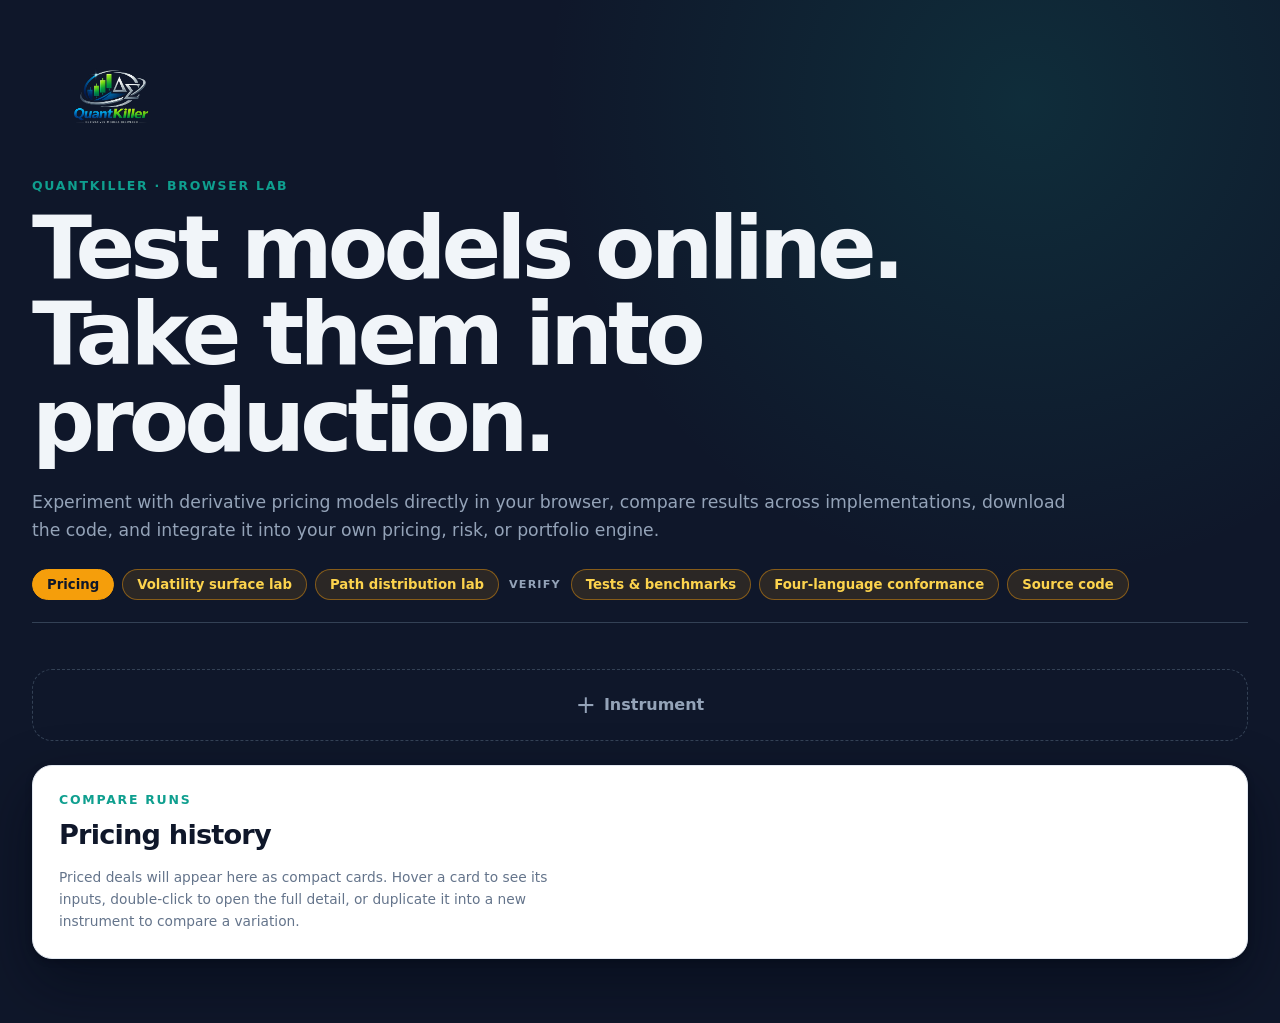
<file: web-lab/web/index.html>
<!doctype html>
<html lang="en">
  <head>
    <meta charset="UTF-8">
    <meta name="viewport" content="width=device-width, initial-scale=1.0">
    <meta name="description" content="A local polyglot browser option pricer with analytic, tree, and Monte Carlo methods.">
    <title>QuantKiller · Polyglot Pricing Lab</title>
    <link rel="stylesheet" href="styles.css?v=10">
    <link rel="stylesheet" href="exotics.css?v=3">
    <script src="polyglot-contract.js" defer></script>
    <script src="holiday-calendars.js?v=1" defer></script>
    <script src="exotic-fields.js?v=11" defer></script>
    <script src="app.js?v=22" defer></script>
  </head>
  <body>
    <main class="page-shell">
      <a href="index.html"><img src="logo.png" alt="QuantKiller" class="site-logo"></a>
      <p class="eyebrow">QuantKiller · Browser Lab</p>
      <h1>Test models online.<br>Take them into production.</h1>
      <p class="intro">
        Experiment with derivative pricing models directly in your browser,
        compare results across implementations, download the code, and
        integrate it into your own pricing, risk, or portfolio engine.
      </p>

      <nav class="lab-nav" aria-label="Pricing labs">
        <div class="nav-group">
          <a href="index.html" aria-current="page">Pricing</a>
        <a href="volatility.html">Volatility surface lab</a>
        <a href="path-lab.html">Path distribution lab</a>
        </div>
        <div class="nav-group">
          <span class="nav-group-label">Verify</span>
        <a href="payoff-tests.html">Tests &amp; benchmarks</a>
        <a href="polyglot-conformance.html">Four-language conformance</a>
        <a href="code.html">Source code</a>
        </div>
      </nav>

      <section class="instruments" aria-label="Instruments">
        <div id="instruments-list" class="instruments-list">
          <button id="add-instrument-button" type="button" class="add-instrument-button">
            <span class="add-instrument-plus" aria-hidden="true">+</span>
            Instrument
          </button>
        </div>
      </section>

      <section id="history-panel" class="panel history-panel" aria-label="Pricing history">
        <div class="history-heading">
          <div>
            <p class="eyebrow">Compare runs</p>
            <h2>Pricing history</h2>
          </div>
          <button id="history-clear" type="button" class="text-button" hidden>Clear all</button>
        </div>
        <p id="history-empty" class="history-empty">
          Priced deals will appear here as compact cards. Hover a card to see its inputs,
          double-click to open the full detail, or duplicate it into a new instrument to
          compare a variation.
        </p>
        <div id="history-list" class="history-list" role="list"></div>
      </section>
    </main>

    <template id="instrument-template">
      <article class="instrument-panel" data-panel aria-label="Instrument">
        <div class="instrument-panel-head">
          <p class="instrument-eyebrow">Instrument</p>
          <div class="instrument-head-actions">
            <button type="button" class="price-button" disabled>Loading…</button>
            <select name="engine" class="engine-select" aria-label="Pricing language">
              <option value="cpp">C++ · WebAssembly</option>
              <option value="python">Python · Pyodide</option>
              <option value="rust">Rust · WebAssembly</option>
              <option value="csharp">C# · .NET WebAssembly</option>
            </select>
            <button type="button" class="instrument-remove" aria-label="Remove this instrument">×</button>
          </div>
        </div>

        <div class="engine-line panel-engine-line">
          <span class="engine-dot" aria-hidden="true"></span>
          <span class="engine-status" data-state="working">Loading engine…</span>
        </div>

        <form class="pricing-form">
          <div class="module-toolbar">
            <button type="button" class="module-trigger" data-module="contractual" draggable="true">
              <span class="module-trigger-label">
                <span class="module-drag-handle" aria-hidden="true" title="Drag onto another instrument to copy">⠿</span>
                Contractual info
              </span>
              <span class="module-trigger-summary"></span>
            </button>
            <button type="button" class="module-trigger" data-module="asset" draggable="true">
              <span class="module-trigger-label">
                <span class="module-drag-handle" aria-hidden="true" title="Drag onto another instrument to copy">⠿</span>
                Underlying asset(s)
              </span>
              <span class="module-trigger-summary"></span>
            </button>
            <button type="button" class="module-trigger" data-module="model" draggable="true">
              <span class="module-trigger-label">
                <span class="module-drag-handle" aria-hidden="true" title="Drag onto another instrument to copy">⠿</span>
                Model
              </span>
              <span class="module-trigger-summary"></span>
            </button>
            <button type="button" class="module-trigger result-trigger" data-module="result">
              <span class="module-trigger-label">Result</span>
              <span class="module-trigger-summary">—</span>
            </button>
          </div>

          <dialog class="module-dialog" data-module="contractual">
            <h3>Contractual info</h3>
            <div class="form-grid">
              <label class="field engine-field">
                Payoff type
                <select name="payoffType">
                  <option value="vanilla-european">European vanilla</option>
                  <option value="vanilla-american">American vanilla</option>
                  <option value="digital">Digital / binary</option>
                  <option value="barrier">Single barrier</option>
                  <option value="double-barrier">Double barrier</option>
                  <option value="bermudan">Bermudan</option>
                  <option value="asian">Discrete arithmetic Asian</option>
                  <option value="rainbow">Rainbow / order statistic</option>
                  <option value="basket">Weighted basket</option>
                  <option value="himalayan">Himalayan</option>
                  <option value="lookback">Lookback</option>
                  <option value="ladder">Ladder</option>
                  <option value="compound">Compound option</option>
                  <option value="autocallable">Autocallable</option>
                  <option value="phoenix-autocall">Phoenix autocall</option>
                  <option value="yield-seeker">Yield seeker</option>
                  <option value="accumulator">Accumulator</option>
                  <option value="variance-swap">Variance swap</option>
                  <option value="volatility-swap">Volatility swap</option>
                  <option value="variance-option">Option on variance</option>
                  <option value="volatility-option">Option on volatility</option>
                </select>
              </label>
            </div>
            <div class="option-toggle" role="radiogroup" aria-label="Option type" data-optiontype-toggle>
              <label class="option-toggle-choice">
                <input type="radio" name="optionType" value="call" checked>
                <span>Call</span>
              </label>
              <label class="option-toggle-choice">
                <input type="radio" name="optionType" value="put">
                <span>Put</span>
              </label>
            </div>
            <div class="form-grid">
              <label class="field" hidden>
                Exercise style
                <select name="exerciseStyle">
                  <option value="european">European</option>
                  <option value="american">American</option>
                </select>
              </label>
              <label class="field">
                Strike price
                <input name="strike" type="number" min="0.000001" step="any" value="100" required>
              </label>
              <label class="field">
                Time to maturity
                <div class="input-wrap">
                  <input name="maturity" type="number" min="0.000001" step="any" value="1" required>
                  <span class="suffix">years</span>
                </div>
              </label>
              <label class="field" data-payoff-only="digital" hidden>
                Cash payoff
                <input name="cashPayoff" type="number" min="0" step="any" value="10" disabled>
              </label>
              <label class="field" data-payoff-only="rainbow" hidden>
                Order statistic
                <select name="rainbowStyle" disabled>
                  <option value="best">Best performer</option>
                  <option value="worst">Worst performer</option>
                </select>
              </label>
              <label class="field" data-payoff-only="rainbow,himalayan,basket" hidden>
                Asset count
                <input name="assetCount" type="number" min="2" max="20" step="1" value="3" disabled>
              </label>
              <label class="field" data-payoff-only="basket" hidden>
                Basket payoff
                <select name="basketPayoff" disabled>
                  <option value="vanilla">Vanilla call/put</option>
                  <option value="digital">Digital / binary</option>
                  <option value="barrier">Barrier</option>
                </select>
              </label>
              <label class="field" data-payoff-only="basket" data-basket-payoff-only="barrier" hidden>
                Barrier kind
                <select name="basketBarrierKind" disabled>
                  <option value="single">Single barrier</option>
                  <option value="double">Double barrier</option>
                </select>
              </label>
              <label class="field" data-payoff-only="digital,basket" data-basket-payoff-only="digital" hidden>
                Cash payoff
                <input name="cashPayoff" type="number" min="0" step="any" value="10" disabled>
              </label>
              <label class="field" data-payoff-only="barrier,basket" data-basket-payoff-only="barrier" data-basket-barrier-kind="single">
                Barrier level
                <input name="barrier" type="number" min="0.0001" step="any" value="125">
              </label>
              <label class="field" data-payoff-only="barrier,basket" data-basket-payoff-only="barrier" data-basket-barrier-kind="single">
                Barrier direction
                <select name="barrierDirection">
                  <option value="up">Up</option>
                  <option value="down">Down</option>
                </select>
              </label>
              <label class="field" data-payoff-only="double-barrier,basket" data-basket-payoff-only="barrier" data-basket-barrier-kind="double" hidden>
                Lower barrier
                <input name="lowerBarrier" type="number" min="0.0001" step="any" value="70" disabled>
              </label>
              <label class="field" data-payoff-only="double-barrier,basket" data-basket-payoff-only="barrier" data-basket-barrier-kind="double" hidden>
                Upper barrier
                <input name="upperBarrier" type="number" min="0.0001" step="any" value="130" disabled>
              </label>
              <label class="field" data-payoff-only="barrier,double-barrier,basket" data-basket-payoff-only="barrier">
                Barrier style
                <select name="barrierStyle">
                  <option value="out">Knock-out</option>
                  <option value="in">Knock-in</option>
                </select>
              </label>
              <label class="field" data-payoff-only="barrier,double-barrier,basket" data-basket-payoff-only="barrier">
                Rebate
                <input name="rebate" type="number" min="0" step="any" value="0">
              </label>
              <label class="field" data-payoff-only="barrier,double-barrier,basket" data-basket-payoff-only="barrier">
                Rebate timing
                <select name="rebateTiming">
                  <option value="hit">Paid when barrier is hit</option>
                  <option value="expiry">Paid at expiry</option>
                </select>
              </label>
              <label class="field" data-payoff-only="digital,barrier,double-barrier,rainbow,autocallable,phoenix-autocall,yield-seeker,himalayan,asian,lookback,ladder,compound,variance-swap,volatility-swap,variance-option,volatility-option,accumulator">
                Observation count
                <input name="monitoringSteps" type="number" min="1" max="260" step="1" value="12">
              </label>
              <label class="field" data-payoff-only="bermudan" hidden>
                Exercise date count
                <input name="exerciseDates" type="number" min="1" max="260" step="1" value="4" disabled>
              </label>
              <label class="field" data-payoff-only="bermudan" hidden>
                Tree steps
                <input name="treeSteps" type="number" min="50" max="2000" step="1" value="600" disabled>
              </label>
              <label class="field" data-payoff-only="exotic">
                Observation schedule
                <select name="scheduleMode">
                  <option value="equal">Equally spaced</option>
                  <option value="business-monthly">Monthly business day</option>
                  <option value="custom">Custom business dates</option>
                </select>
              </label>
              <label class="field" hidden>
                Start date
                <input name="valuationDate" type="date" value="2026-08-03">
              </label>
              <label class="field" hidden>
                End date
                <input name="endDate" type="date" value="2027-08-03">
              </label>
              <label class="field" hidden>
                Holiday calendar
                <select name="holidayCalendar">
                  <option value="weekends">Weekends only (no market holidays)</option>
                  <option value="us">United States — NYSE / ICE / CME / Fed</option>
                  <option value="uk">United Kingdom — LSE</option>
                  <option value="ca">Canada — TSX</option>
                  <option value="jp">Japan — JPX</option>
                  <option value="hk">Hong Kong — HKEX (fixed-date holidays only)</option>
                </select>
              </label>
              <div class="dynamic-list-group" hidden>
                <p class="dynamic-list-label">Custom dates</p>
                <div class="dynamic-list" data-observation-dates data-dynamic-list>
                  <div class="dynamic-list-row">
                    <input name="observationDate" type="date" value="2026-09-01">
                    <button type="button" class="dynamic-list-remove" aria-label="Remove this date">×</button>
                  </div>
                  <div class="dynamic-list-row">
                    <input name="observationDate" type="date" value="2026-10-15">
                    <button type="button" class="dynamic-list-remove" aria-label="Remove this date">×</button>
                  </div>
                  <div class="dynamic-list-row">
                    <input name="observationDate" type="date" value="2027-01-04">
                    <button type="button" class="dynamic-list-remove" aria-label="Remove this date">×</button>
                  </div>
                  <div class="dynamic-list-row">
                    <input name="observationDate" type="date" value="2027-08-02">
                    <button type="button" class="dynamic-list-remove" aria-label="Remove this date">×</button>
                  </div>
                </div>
                <button type="button" class="dynamic-list-add" data-add="observationDate">+ Add date</button>
              </div>
              <div class="dynamic-list-group" data-payoff-only="ladder" hidden>
                <p class="dynamic-list-label">Ladder rungs</p>
                <div class="dynamic-list" data-ladder-rungs data-dynamic-list>
                  <div class="dynamic-list-row">
                    <input name="ladderRung" type="number" min="0.0001" step="any" value="110">
                    <button type="button" class="dynamic-list-remove" aria-label="Remove this rung">×</button>
                  </div>
                  <div class="dynamic-list-row">
                    <input name="ladderRung" type="number" min="0.0001" step="any" value="120">
                    <button type="button" class="dynamic-list-remove" aria-label="Remove this rung">×</button>
                  </div>
                  <div class="dynamic-list-row">
                    <input name="ladderRung" type="number" min="0.0001" step="any" value="130">
                    <button type="button" class="dynamic-list-remove" aria-label="Remove this rung">×</button>
                  </div>
                </div>
                <button type="button" class="dynamic-list-add" data-add="ladderRung">+ Add rung</button>
                <p class="dynamic-list-note">
                  Pricing more than 3 rungs on the C++/Rust/C# engines isn't supported yet -- switch
                  to JavaScript or Python, or remove rungs down to 3.
                </p>
              </div>
              <label class="checkbox" data-payoff-only="asian" hidden>
                <input name="includeInitialFixing" type="checkbox">
                Include initial spot fixing
              </label>
              <label class="field" data-payoff-only="autocallable,phoenix-autocall,yield-seeker,himalayan,accumulator">
                Notional
                <input name="notional" type="number" min="0.01" step="any" value="100">
              </label>
              <label class="field" data-payoff-only="autocallable,phoenix-autocall,yield-seeker">
                Coupon per observation
                <div class="input-wrap">
                  <input name="coupon" type="number" min="0" step="any" value="2" data-transform="percent">
                  <span class="suffix">%</span>
                </div>
              </label>
              <label class="field" data-payoff-only="phoenix-autocall,yield-seeker" hidden>
                Coupon barrier / initial
                <input name="couponBarrier" type="number" min="0" step="0.01" value="0.7" disabled>
              </label>
              <label class="field" data-payoff-only="autocallable,phoenix-autocall">
                Autocall barrier / initial
                <input name="autocallBarrier" type="number" min="0" step="0.01" value="1">
              </label>
              <label class="field" data-payoff-only="autocallable,phoenix-autocall,yield-seeker">
                Protection barrier / initial
                <input name="protectionBarrier" type="number" min="0" step="0.01" value="0.7">
              </label>
              <label class="checkbox" data-payoff-only="phoenix-autocall,yield-seeker" hidden>
                <input name="memoryCoupon" type="checkbox" checked disabled>
                Memory coupon
              </label>
              <label class="field" data-payoff-only="himalayan" hidden>
                Lock-in observations
                <input name="observations" type="number" min="1" max="3" step="1" value="3" disabled>
              </label>
              <label class="field" data-payoff-only="himalayan" hidden>
                Return strike
                <div class="input-wrap">
                  <input name="returnStrike" type="number" step="any" value="0" data-transform="percent" disabled>
                  <span class="suffix">%</span>
                </div>
              </label>
              <label class="field" data-payoff-only="accumulator" hidden>
                Base quantity per fixing
                <input name="accumulatorQuantity" type="number" min="0" step="any" value="1" disabled>
              </label>
              <label class="field" data-payoff-only="accumulator" hidden>
                Downside gearing
                <input name="accumulatorGearing" type="number" min="0" step="any" value="2" disabled>
              </label>
              <label class="field" data-payoff-only="accumulator" hidden>
                Knock-out / initial
                <input name="accumulatorKnockOut" type="number" min="0" step="0.01" value="1.1" disabled>
              </label>
              <label class="field" data-payoff-only="compound">
                Compound option type
                <select name="compoundOuterType">
                  <option value="call">Call on inner</option>
                  <option value="put">Put on inner</option>
                </select>
              </label>
              <label class="field" data-payoff-only="compound">
                Underlying option type
                <select name="compoundInnerType">
                  <option value="call">Call</option>
                  <option value="put">Put</option>
                </select>
              </label>
              <label class="field" data-payoff-only="compound">
                Compound decision time
                <div class="input-wrap">
                  <input name="decisionTime" type="number" min="0.001" step="any" value="0.5">
                  <span class="suffix">years</span>
                </div>
              </label>
              <label class="field" data-payoff-only="compound">
                Compound strike
                <input name="compoundStrike" type="number" min="0" step="any" value="5">
              </label>
              <label class="field" data-payoff-only="variance-swap,variance-option">
                Variance strike · variance × 100
                <div class="input-wrap">
                  <input name="varianceStrike" type="number" min="0" step="any" value="4" data-transform="percent">
                  <span class="suffix">%</span>
                </div>
              </label>
              <label class="field" data-payoff-only="volatility-swap,volatility-option" hidden>
                Volatility strike
                <div class="input-wrap">
                  <input name="volatilityStrike" type="number" min="0" step="any" value="20" data-transform="percent" disabled>
                  <span class="suffix">%</span>
                </div>
              </label>
              <label class="field" data-payoff-only="variance-swap,volatility-swap,variance-option,volatility-option">
                Notional
                <input name="varianceNotional" type="number" min="0" step="any" value="1000">
              </label>
              <label class="field" data-payoff-only="variance-swap,volatility-swap,variance-option,volatility-option">
                Annualization factor
                <input name="annualization" type="number" min="0.001" step="any" value="1">
              </label>
              <label class="field" data-payoff-only="basket">
                Weights · comma separated
                <input name="basketWeights" type="text" value="0.5,0.3,0.2">
              </label>
              <label class="field" data-payoff-only="rainbow,himalayan,basket">
                Common asset correlation
                <input name="correlation" type="number" min="-0.49" max="0.99" step="0.01" value="0.35">
              </label>
              <label class="checkbox" data-payoff-only="basket">
                <input name="capComponents" type="checkbox">
                Cap / floor each component's performance
              </label>
              <label class="field" data-payoff-only="basket" data-cap-only>
                Component cap / initial
                <input name="componentCap" type="number" min="0" step="0.01" value="1.3">
              </label>
              <label class="field" data-payoff-only="basket" data-cap-only>
                Component floor / initial
                <input name="componentFloor" type="number" min="0" step="0.01" value="0.7">
              </label>
            </div>
            <div class="basket-assets-group" data-payoff-only="rainbow,himalayan,basket" hidden>
              <div class="basket-assets-list" data-basket-assets data-dynamic-list></div>
              <button type="button" class="basket-add-asset">+ Add asset</button>
              <p class="basket-assets-note">
                Asset 1 uses the Underlying asset(s) dialog. Pricing more than 3 assets total on
                the C++/Rust/C# engines isn't supported yet -- switch to JavaScript or Python, or
                remove assets down to 3.
              </p>
            </div>
            <div class="dialog-actions">
              <button type="button" class="dialog-cancel">Cancel</button>
              <button type="button" class="dialog-save">Save</button>
            </div>
          </dialog>

          <dialog class="module-dialog" data-module="asset">
            <h3>Underlying asset(s)</h3>
            <div class="form-grid">
              <label class="field">
                Spot price
                <input name="spot" type="number" min="0.000001" step="any" value="100" required>
              </label>
              <label class="field">
                Volatility
                <div class="input-wrap">
                  <input name="volatility" type="number" min="0" step="any" value="20" required>
                  <span class="suffix">%</span>
                </div>
              </label>
              <label class="field">
                Dividend yield
                <div class="input-wrap">
                  <input name="dividendYield" type="number" step="any" value="0" required>
                  <span class="suffix">%</span>
                </div>
              </label>
              <label class="field">
                Borrow cost
                <div class="input-wrap">
                  <input name="borrow" type="number" step="any" value="0" data-transform="percent" required>
                  <span class="suffix">%</span>
                </div>
              </label>
              <label class="field">
                Risk-free rate
                <div class="input-wrap">
                  <input name="rate" type="number" step="any" value="5" required>
                  <span class="suffix">%</span>
                </div>
              </label>
            </div>
            <div class="dialog-actions">
              <button type="button" class="dialog-cancel">Cancel</button>
              <button type="button" class="dialog-save">Save</button>
            </div>
          </dialog>

          <dialog class="module-dialog" data-module="model">
            <h3>Model</h3>
            <div class="form-grid">
              <label class="field engine-field">
                Pricing method
                <select name="method">
                  <option value="monte-carlo">Monte Carlo simulation</option>
                  <option value="closed-form">Black-Scholes closed form</option>
                  <option value="binomial">CRR binomial tree</option>
                </select>
              </label>

              <label class="field" data-method-only="monte-carlo" hidden>
                Monte Carlo paths
                <input name="paths" type="number" min="2" max="2000000" step="1" value="100000" required>
              </label>

              <label class="field" data-method-only="monte-carlo" hidden>
                Random seed
                <input name="seed" type="number" min="0" max="4294967295" step="1" value="42" required>
              </label>

              <label class="field" data-method-only="monte-carlo" hidden>
                Sampling sequence
                <select name="sampling">
                  <option value="pcg">Pseudo-random · PCG32</option>
                  <option value="sobol">QMC · Sobol</option>
                  <option value="rqmc">Randomized QMC · Sobol (8 shifts)</option>
                </select>
              </label>

              <label class="field" data-method-only="monte-carlo" hidden>
                Variance control
                <select name="varianceReduction">
                  <option value="none">None</option>
                  <option value="antithetic" selected>Antithetic variates</option>
                  <option value="control">Discounted-stock control variate</option>
                  <option value="antithetic-control">Antithetic + control variate</option>
                </select>
              </label>

              <label class="field" data-method-only="binomial" hidden>
                Binomial steps
                <input name="steps" type="number" min="1" max="2000" step="1" value="500" required disabled>
              </label>

              <label class="field" data-method-only="carr-randomization" hidden>
                Carr Erlang phases
                <input name="carrPhases" type="number" min="4" max="256" step="1" value="32" required disabled>
              </label>

              <label class="checkbox" data-method-only="monte-carlo" hidden>
                <input name="showDistribution" type="checkbox">
                Show terminal-price and payoff distributions
              </label>

              <label class="field engine-field" data-payoff-only="exotic" hidden>
                Volatility model
                <select name="volatilityModel" disabled>
                  <option value="constant">Constant volatility</option>
                  <option value="term">Linear term volatility</option>
                  <option value="local">Term + local volatility</option>
                  <option value="heston">Heston stochastic volatility</option>
                  <option value="slv">Stochastic local volatility</option>
                </select>
              </label>
              <div class="form-grid exotic-volatility-fields" data-payoff-only="exotic" hidden></div>
              <label class="checkbox" data-payoff-only="exotic" hidden>
                <input name="randomizedQmc" type="checkbox" disabled>
                Randomized Sobol digital shift
              </label>
            </div>
            <div class="dialog-actions">
              <button type="button" class="dialog-cancel">Cancel</button>
              <button type="button" class="dialog-save">Save</button>
            </div>
          </dialog>

          <p class="form-error" role="alert"></p>

          <div class="verify-links">
            <span class="verify-links-label">Verify this model</span>
            <a class="verify-source-link" href="code.html?model=black_scholes" target="_blank" rel="noopener">Source code</a>
            <a href="polyglot-conformance.html" target="_blank" rel="noopener">Four-language conformance</a>
            <a href="payoff-tests.html" target="_blank" rel="noopener">Test report</a>
          </div>

          <dialog class="module-dialog result-dialog" data-module="result">
            <h3>Estimated option value</h3>
            <div class="result-panel">
              <p class="price-output price">—</p>
              <p class="error-output standard-error">—</p>
              <dl class="result-list">
                <div class="product-row result-row" hidden>
                  <dt>Payoff type</dt>
                  <dd class="product-output">—</dd>
                </div>
                <div class="result-row">
                  <dt>Pricing method</dt>
                  <dd class="method-output">-</dd>
                </div>
                <div class="exercise-row result-row">
                  <dt>Exercise style</dt>
                  <dd class="exercise-output">—</dd>
                </div>
                <div class="volatility-model-row result-row" hidden>
                  <dt>Volatility model</dt>
                  <dd class="volatility-model-output">—</dd>
                </div>
                <div class="result-row">
                  <dt>Pricing engine</dt>
                  <dd class="engine-output">—</dd>
                </div>
                <div class="interval-row result-row" hidden>
                  <dt>95% confidence interval</dt>
                  <dd class="interval-output">—</dd>
                </div>
                <div class="std-row result-row" hidden>
                  <dt>Estimator std. deviation</dt>
                  <dd class="std-output">—</dd>
                </div>
                <div class="sampling-row result-row" hidden>
                  <dt>Sampling</dt>
                  <dd class="sampling-output">—</dd>
                </div>
                <div class="variance-row result-row" hidden>
                  <dt>Variance control</dt>
                  <dd class="variance-output">—</dd>
                </div>
                <div class="benchmark-row result-row" hidden>
                  <dt>Monte Carlo check</dt>
                  <dd class="benchmark-output">—</dd>
                </div>
                <div class="result-row">
                  <dt>Payoff function</dt>
                  <dd class="payoff-output">—</dd>
                </div>
                <div class="result-row">
                  <dt>Calculation time</dt>
                  <dd class="runtime-output">—</dd>
                </div>
                <div class="result-row">
                  <dt>Workload</dt>
                  <dd class="workload-output">—</dd>
                </div>
              </dl>
            </div>

            <div class="distribution-panel" aria-label="Monte Carlo distributions" hidden>
              <div class="distribution-heading">
                <div>
                  <p class="eyebrow">Monte Carlo diagnostics</p>
                  <h2>Distribution and payoff</h2>
                </div>
                <p class="distribution-note">Representative sample of up to 5,000 terminal draws.</p>
              </div>
              <div class="chart-grid">
                <figure class="chart-card">
                  <figcaption>Terminal price distribution</figcaption>
                  <canvas class="terminal-chart" role="img" aria-label="Histogram of simulated terminal prices"></canvas>
                </figure>
                <figure class="chart-card">
                  <figcaption>Payoff distribution at maturity</figcaption>
                  <canvas class="payoff-chart" role="img" aria-label="Histogram of simulated option payoffs"></canvas>
                </figure>
                <figure class="chart-card">
                  <figcaption class="payoff-chart-title">European call payoff function</figcaption>
                  <canvas class="payoff-function-chart" role="img" aria-label="European option payoff function"></canvas>
                </figure>
              </div>
            </div>

            <div class="dialog-actions">
              <button type="button" class="dialog-close">Close</button>
            </div>
          </dialog>
        </form>
      </article>
    </template>
  </body>
</html>
</file>
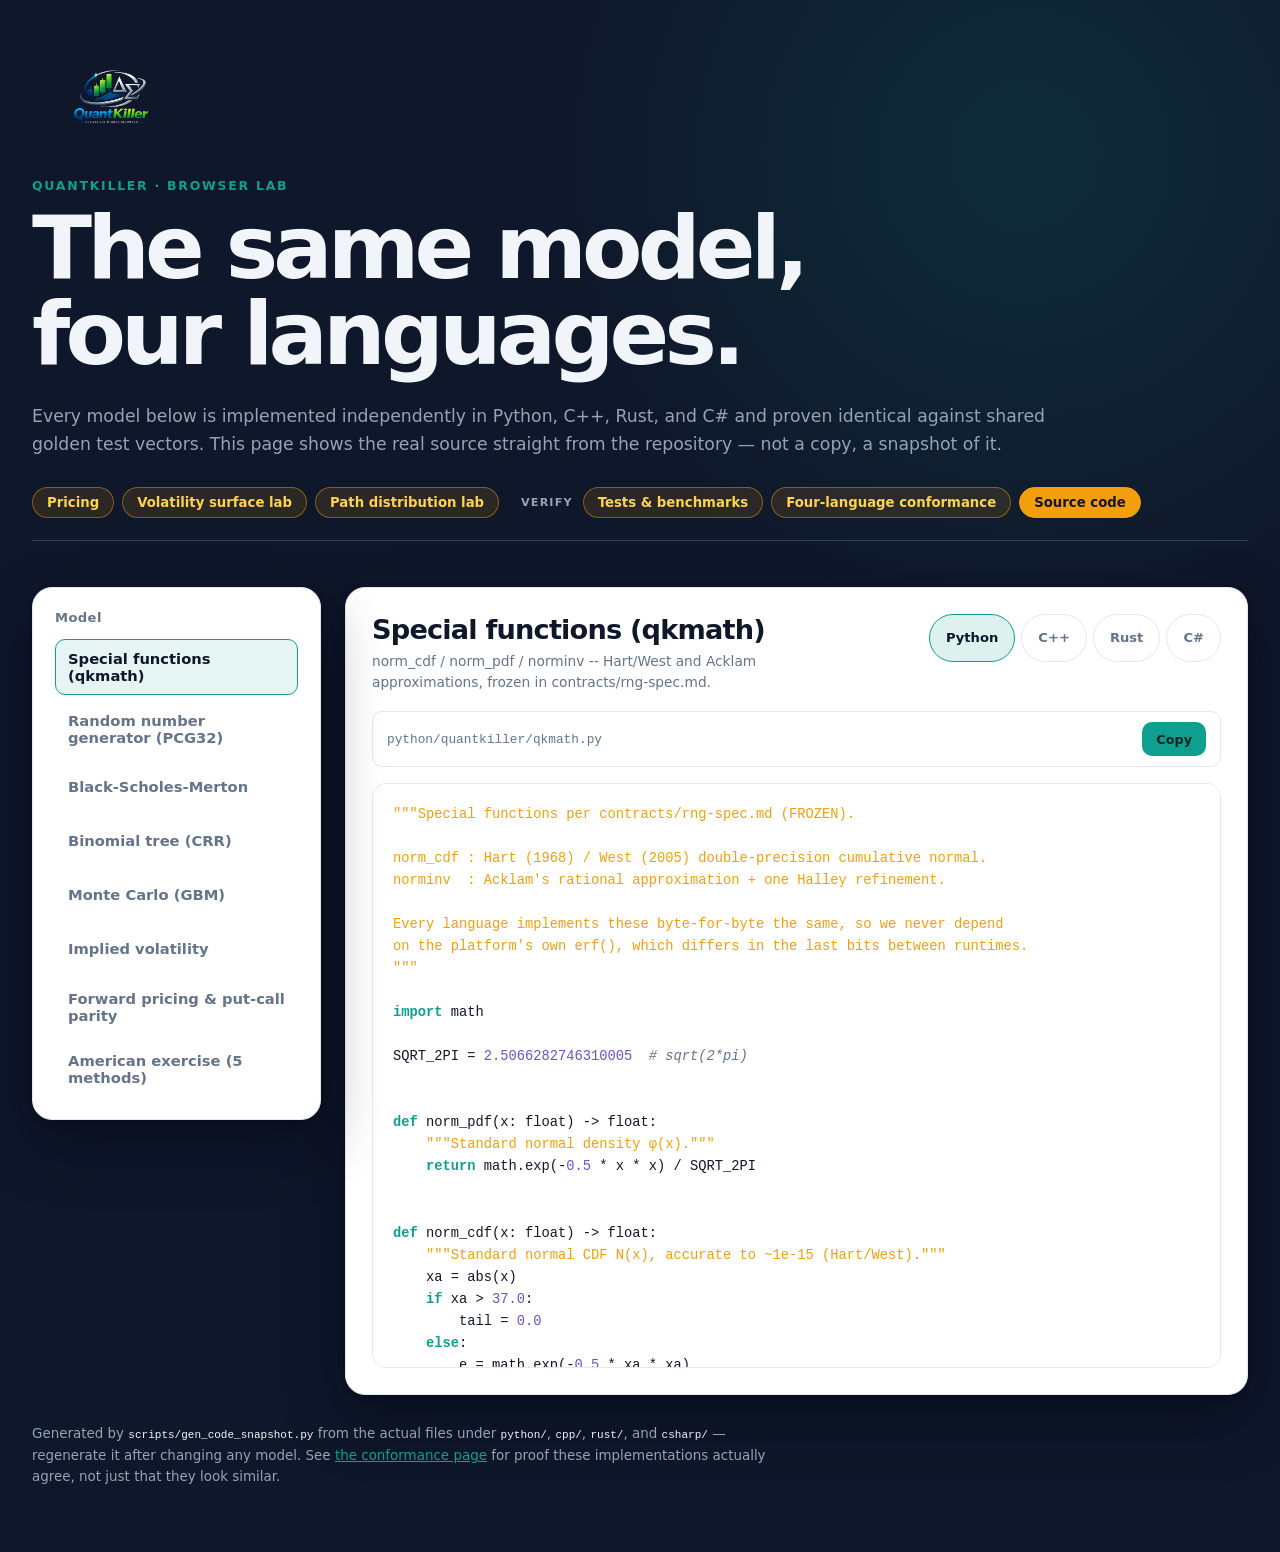
<file: web-lab/web/code.html>
<!doctype html>
<html lang="en">
  <head>
    <meta charset="UTF-8">
    <meta name="viewport" content="width=device-width, initial-scale=1.0">
    <meta name="description" content="Browse QuantKiller's shared pricing models side by side across Python, C++, Rust, and C#.">
    <title>QuantKiller · Source Code</title>
    <link rel="stylesheet" href="styles.css?v=10">
    <link rel="stylesheet" href="code.css">
    <script src="mini-highlight.js" defer></script>
    <script src="code.js" defer></script>
  </head>
  <body>
    <main class="page-shell">
      <a href="index.html"><img src="logo.png" alt="QuantKiller" class="site-logo"></a>
      <p class="eyebrow">QuantKiller · Browser Lab</p>
      <h1>The same model,<br>four languages.</h1>
      <p class="intro">
        Every model below is implemented independently in Python, C++, Rust, and C# and
        proven identical against shared golden test vectors. This page shows the real
        source straight from the repository — not a copy, a snapshot of it.
      </p>

      <nav class="lab-nav" aria-label="Pricing labs">
        <div class="nav-group">
          <a href="index.html">Pricing</a>
        <a href="volatility.html">Volatility surface lab</a>
        <a href="path-lab.html">Path distribution lab</a>
        </div>
        <div class="nav-group">
          <span class="nav-group-label">Verify</span>
        <a href="payoff-tests.html">Tests &amp; benchmarks</a>
        <a href="polyglot-conformance.html">Four-language conformance</a>
        <a href="code.html" aria-current="page">Source code</a>
        </div>
      </nav>

      <section class="code-workspace" aria-label="Source code browser">
        <aside class="panel code-model-list" aria-label="Model">
          <p class="field-label">Model</p>
          <div id="model-list" role="list"></div>
        </aside>

        <div class="panel code-panel">
          <div class="code-panel-head">
            <div>
              <h2 id="code-title">—</h2>
              <p id="code-description" class="code-description">—</p>
            </div>
            <div class="code-lang-tabs" id="lang-tabs" role="tablist" aria-label="Language"></div>
          </div>
          <div class="code-path-row">
            <code id="code-path">—</code>
            <button id="copy-button" type="button">Copy</button>
          </div>
          <pre class="code-block"><code id="code-output"></code></pre>
        </div>
      </section>

      <p class="code-footnote">
        Generated by <code>scripts/gen_code_snapshot.py</code> from the actual files under
        <code>python/</code>, <code>cpp/</code>, <code>rust/</code>, and <code>csharp/</code> —
        regenerate it after changing any model. See
        <a href="polyglot-conformance.html">the conformance page</a> for proof these
        implementations actually agree, not just that they look similar.
      </p>
    </main>
  </body>
</html>
</file>
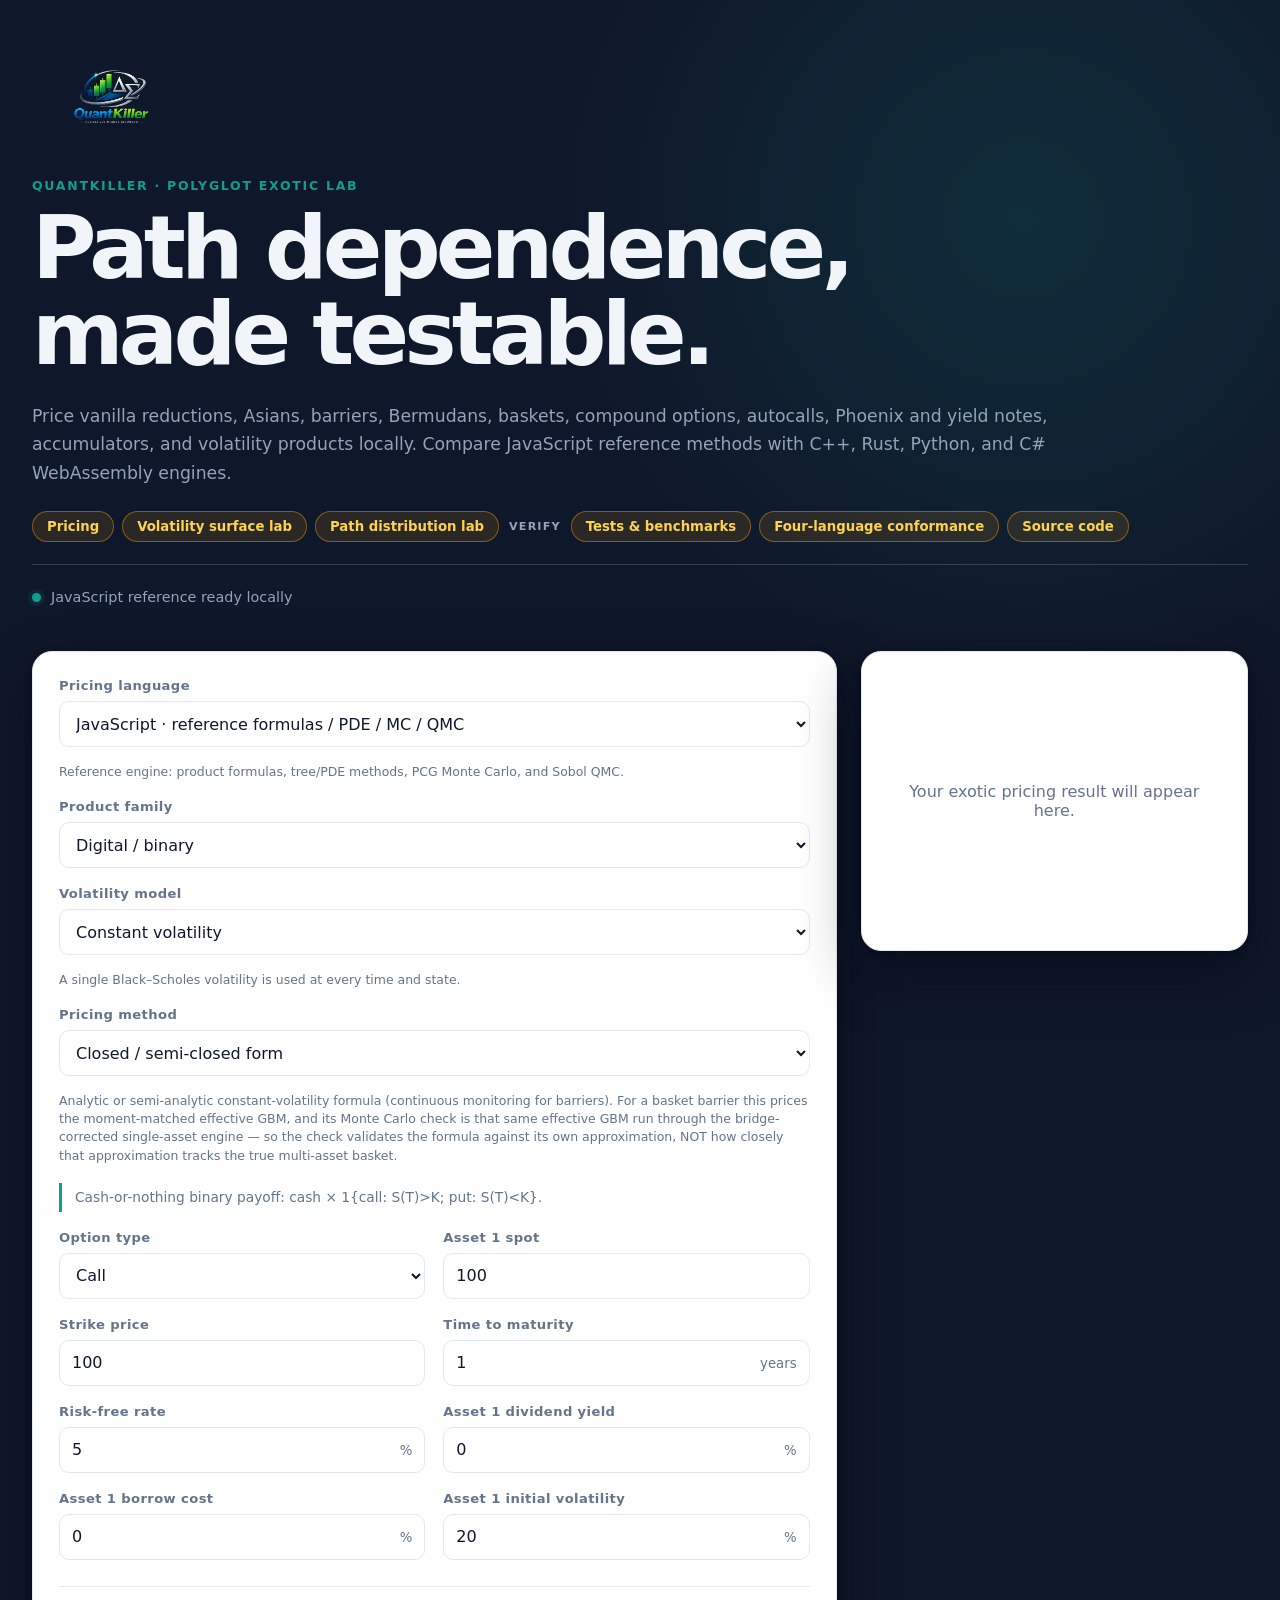
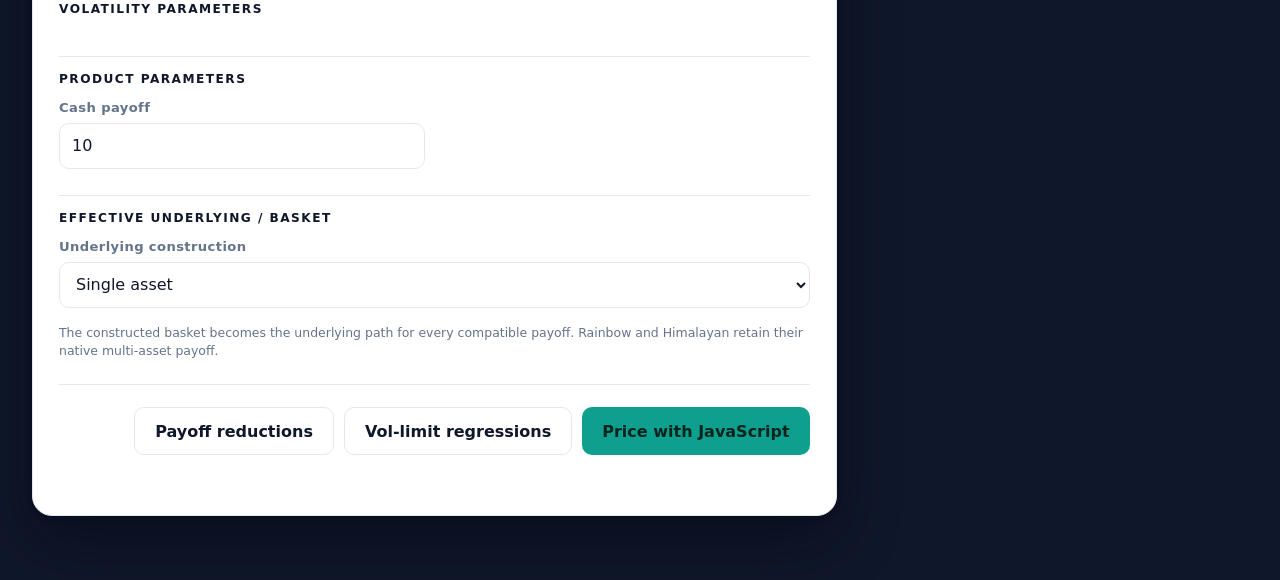
<file: web-lab/web/exotics.html>
<!doctype html>
<html lang="en">
  <head>
    <meta charset="UTF-8">
    <meta name="viewport" content="width=device-width, initial-scale=1.0">
    <meta name="description" content="A local polyglot browser lab for exotic and path-dependent pricing under constant, term, local, Heston, and stochastic-local volatility.">
    <title>QuantKiller · Exotic Option Lab</title>
    <link rel="stylesheet" href="styles.css?v=10">
    <link rel="stylesheet" href="exotics.css?v=3">
    <script src="polyglot-contract.js" defer></script>
    <script src="holiday-calendars.js?v=1" defer></script>
    <script src="exotic-fields.js?v=11" defer></script>
    <script src="exotics.js?v=13" defer></script>
  </head>
  <body>
    <main class="page-shell">
      <a href="index.html"><img src="logo.png" alt="QuantKiller" class="site-logo"></a>
      <p class="eyebrow">QuantKiller · Polyglot Exotic Lab</p>
      <h1>Path dependence,<br>made testable.</h1>
      <p class="intro">
        Price vanilla reductions, Asians, barriers, Bermudans, baskets, compound options,
        autocalls, Phoenix and yield notes, accumulators, and volatility products locally.
        Compare JavaScript reference methods with C++, Rust, Python, and C# WebAssembly engines.
      </p>

      <nav class="lab-nav" aria-label="Pricing labs">
        <div class="nav-group">
          <a href="index.html">Pricing</a>
        <a href="volatility.html">Volatility surface lab</a>
        <a href="path-lab.html">Path distribution lab</a>
        </div>
        <div class="nav-group">
          <span class="nav-group-label">Verify</span>
        <a href="payoff-tests.html">Tests &amp; benchmarks</a>
        <a href="polyglot-conformance.html">Four-language conformance</a>
        <a href="code.html">Source code</a>
        </div>
      </nav>

      <div class="engine-line">
        <span class="engine-dot" aria-hidden="true"></span>
        <span id="engine-status" data-state="working">Loading JavaScript reference engine…</span>
      </div>

      <section class="workspace" aria-label="Exotic option pricer">
        <form id="exotic-form" class="panel form-panel">
          <div class="form-grid">
            <div class="field engine-field">
              <label for="language">Pricing language</label>
              <select id="language" name="language">
                <option value="js">JavaScript · reference formulas / PDE / MC / QMC</option>
                <option value="cpp">C++ · WebAssembly Monte Carlo</option>
                <option value="rust">Rust · WebAssembly Monte Carlo</option>
                <option value="python">Python · Pyodide Monte Carlo</option>
                <option value="csharp">C# · .NET WebAssembly Monte Carlo</option>
              </select>
              <p id="language-note" class="method-note"></p>
            </div>

            <div class="field engine-field">
              <label for="product">Product family</label>
              <select id="product" name="product">
                <option value="digital">Digital / binary</option>
                <option value="barrier">Single barrier</option>
                <option value="double-barrier">Double barrier</option>
                <option value="bermudan">Bermudan</option>
                <option value="american">American vanilla · PDE</option>
                <option value="rainbow">Rainbow / order statistic</option>
                <option value="basket">Weighted basket</option>
                <option value="autocallable">Autocallable note</option>
                <option value="phoenix-autocall">Phoenix autocall</option>
                <option value="yield-seeker">Yield seeker note</option>
                <option value="himalayan">Himalayan</option>
                <option value="asian">Discrete arithmetic Asian</option>
                <option value="lookback">Lookback</option>
                <option value="ladder">Ladder</option>
                <option value="compound">Compound · all four combinations</option>
                <option value="variance-swap">Variance swap</option>
                <option value="volatility-swap">Volatility swap</option>
                <option value="variance-option">Option on variance</option>
                <option value="volatility-option">Option on volatility</option>
                <option value="accumulator">Accumulator</option>
              </select>
            </div>

            <div class="field engine-field">
              <label for="volatilityModel">Volatility model</label>
              <select id="volatilityModel" name="volatilityModel">
                <option value="constant">Constant volatility</option>
                <option value="term">Term volatility</option>
                <option value="local">Local volatility</option>
                <option value="heston">Heston stochastic volatility</option>
                <option value="slv">Stochastic local volatility</option>
              </select>
              <p id="volatility-note" class="method-note"></p>
            </div>

            <div class="field engine-field">
              <label for="method">Pricing method</label>
              <select id="method" name="method"></select>
              <p id="method-note" class="method-note"></p>
            </div>

            <p id="product-note" class="product-note"></p>

            <div class="field" id="option-type-field">
              <label for="optionType">Option type</label>
              <select id="optionType" name="optionType">
                <option value="call">Call</option>
                <option value="put">Put</option>
              </select>
            </div>

            <div class="field">
              <label for="spot">Asset 1 spot</label>
              <input id="spot" name="spot" type="number" value="100" min="0.0001" step="any" required>
            </div>

            <div class="field">
              <label for="strike">Strike price</label>
              <input id="strike" name="strike" type="number" value="100" min="0" step="any" required>
            </div>

            <div class="field">
              <label for="maturity">Time to maturity</label>
              <div class="input-wrap">
                <input id="maturity" name="maturity" type="number" value="1" min="0.001" step="any" required>
                <span class="suffix">years</span>
              </div>
            </div>

            <div class="field">
              <label for="rate">Risk-free rate</label>
              <div class="input-wrap">
                <input id="rate" name="rate" type="number" value="5" step="any" required>
                <span class="suffix">%</span>
              </div>
            </div>

            <div class="field">
              <label for="dividendYield">Asset 1 dividend yield</label>
              <div class="input-wrap">
                <input id="dividendYield" name="dividendYield" type="number" value="0" step="any" required>
                <span class="suffix">%</span>
              </div>
            </div>

            <div class="field">
              <label for="borrow">Asset 1 borrow cost</label>
              <div class="input-wrap">
                <input id="borrow" name="borrow" type="number" value="0" step="any" data-transform="percent" required>
                <span class="suffix">%</span>
              </div>
            </div>

            <div class="field">
              <label for="volatility">Asset 1 initial volatility</label>
              <div class="input-wrap">
                <input id="volatility" name="volatility" type="number" value="20" min="0.01" step="any" required>
                <span class="suffix">%</span>
              </div>
            </div>

            <p class="section-title">Volatility parameters</p>
            <div id="volatility-fields" class="form-grid engine-field"></div>

            <p class="section-title">Product parameters</p>
            <div id="product-fields" class="form-grid engine-field"></div>

            <p class="section-title">Effective underlying / basket</p>
            <div class="field engine-field">
              <label for="underlyingMode">Underlying construction</label>
              <select id="underlyingMode" name="underlyingMode">
                <option value="single">Single asset</option>
                <option value="weighted-price">Weighted sum of prices</option>
                <option value="order-performance">Order statistic of performances</option>
                <option value="weighted-returns">Weighted sum of returns</option>
                <option value="return-of-weighted-sum">Return of weighted price sum</option>
              </select>
              <p class="method-note">The constructed basket becomes the underlying path for every compatible payoff. Rainbow and Himalayan retain their native multi-asset payoff.</p>
            </div>
            <div id="basket-fields" class="form-grid engine-field"></div>

            <div class="field" data-numeric-field="simulation">
              <label for="paths">Simulation paths</label>
              <input id="paths" name="paths" type="number" value="50000" min="100" max="500000" step="1">
            </div>

            <div class="field" data-numeric-field="simulation">
              <label for="seed">Random seed</label>
              <input id="seed" name="seed" type="number" value="42" min="0" step="1">
            </div>

            <div class="field" data-numeric-field="pde" hidden>
              <label for="pdeGrid">PDE spot grid</label>
              <input id="pdeGrid" name="pdeGrid" type="number" value="96" min="40" max="400" step="1">
            </div>

            <div class="field" data-numeric-field="pde" hidden>
              <label for="pdeGridType">Spatial grid</label>
              <select id="pdeGridType" name="pdeGridType">
                <option value="uniform">Uniform</option>
                <option value="sinh-strike" selected>Sinh · clustered at strike</option>
                <option value="sinh-spot">Sinh · clustered at spot</option>
              </select>
            </div>

            <div class="field" data-numeric-field="pde" hidden>
              <label for="pdeGridConcentration">Grid concentration</label>
              <input id="pdeGridConcentration" name="pdeGridConcentration" type="number" value="0.12" min="0.01" max="1" step="0.01">
            </div>

            <div class="field" data-numeric-field="pde" hidden>
              <label for="pdePayoffSmoothing">Payoff smoothing</label>
              <select id="pdePayoffSmoothing" name="pdePayoffSmoothing">
                <option value="cell-average" selected>Cell-average smoothing</option>
                <option value="none">None</option>
              </select>
            </div>

            <div class="field" data-numeric-field="pde" hidden>
              <label for="pdeRannacherSteps">Rannacher damping intervals</label>
              <select id="pdeRannacherSteps" name="pdeRannacherSteps">
                <option value="0">None</option>
                <option value="2" selected>2 intervals · 4 half steps</option>
                <option value="4">4 intervals · 8 half steps</option>
              </select>
            </div>

            <div class="field" data-numeric-field="asian-pde" hidden>
              <label for="pdeAverageGrid">PDE running-sum grid</label>
              <input id="pdeAverageGrid" name="pdeAverageGrid" type="number" value="72" min="32" max="220" step="1">
            </div>

            <div class="field" data-numeric-field="pde" hidden>
              <label for="pdeTimeSteps">PDE time steps</label>
              <input id="pdeTimeSteps" name="pdeTimeSteps" type="number" value="220" min="80" max="1600" step="1">
            </div>

            <div class="field" data-numeric-field="american-pde" hidden>
              <label for="pdeSorOmega">PSOR relaxation ω</label>
              <input id="pdeSorOmega" name="pdeSorOmega" type="number" value="1.2" min="0.01" max="1.99" step="0.01">
            </div>

            <div class="field" data-numeric-field="american-pde" hidden>
              <label for="pdeTolerance">LCP tolerance</label>
              <input id="pdeTolerance" name="pdeTolerance" type="number" value="0.00000001" min="0.000000000001" step="any">
            </div>

            <div class="field" data-numeric-field="american-pde" hidden>
              <label for="pdeMaxIterations">Maximum iterations / step</label>
              <input id="pdeMaxIterations" name="pdeMaxIterations" type="number" value="10000" min="1" max="100000" step="1">
            </div>

            <div class="field" data-numeric-field="american-pde" hidden>
              <label for="pdePenalty">Penalty coefficient</label>
              <input id="pdePenalty" name="pdePenalty" type="number" value="1000000" min="1" step="any">
            </div>
          </div>

          <div class="form-footer">
            <label class="checkbox" data-numeric-field="qmc" hidden>
              <input id="randomizedQmc" name="randomizedQmc" type="checkbox">
              Randomized Sobol digital shift
            </label>
            <div class="action-group">
              <button id="benchmark-button" class="secondary-button" type="button">Payoff reductions</button>
              <button id="vol-regression-button" class="secondary-button" type="button">Vol-limit regressions</button>
              <button id="price-button" type="submit" disabled>Price product</button>
            </div>
          </div>
          <p id="form-error" class="error" role="alert"></p>
        </form>

        <div>
          <section id="result-panel" class="panel result-panel" hidden aria-live="polite">
            <h2>Present value</h2>
            <p id="price-output" class="price">-</p>
            <p id="uncertainty-output" class="standard-error">-</p>
            <dl class="result-list">
              <div class="result-row"><dt>Product</dt><dd id="product-output">-</dd></div>
              <div class="result-row"><dt>Language / method</dt><dd id="method-output">-</dd></div>
              <div class="result-row"><dt>Volatility</dt><dd id="volatility-output">-</dd></div>
              <div class="result-row"><dt>Underlying</dt><dd id="underlying-output">-</dd></div>
              <div class="result-row"><dt>Workload</dt><dd id="workload-output">-</dd></div>
              <div class="result-row" id="benchmark-check-row" hidden><dt>Monte Carlo check</dt><dd id="benchmark-check-output">-</dd></div>
              <div class="result-row"><dt>Runtime</dt><dd id="runtime-output">-</dd></div>
              <div class="result-row"><dt>Payoff</dt><dd id="payoff-output">-</dd></div>
            </dl>
          </section>
          <div class="panel result-panel result-placeholder">
            <p>Your exotic pricing result will appear here.</p>
          </div>
        </div>
      </section>

      <section id="benchmark-panel" class="panel benchmark-panel" hidden aria-live="polite">
        <div class="benchmark-heading">
          <div>
            <p class="eyebrow">Independent checks</p>
            <h2 id="benchmark-title">Reduction &amp; benchmark suite</h2>
          </div>
          <p id="benchmark-description">Independent methods and limiting cases are compared numerically.</p>
        </div>
        <div class="table-wrap">
          <table class="benchmark-table">
            <thead>
              <tr><th>Test</th><th>Status</th><th>Reference</th><th>Candidate</th><th>Abs. error</th><th>Reduction</th></tr>
            </thead>
            <tbody id="benchmark-body"></tbody>
          </table>
        </div>
      </section>
    </main>
  </body>
</html>
</file>
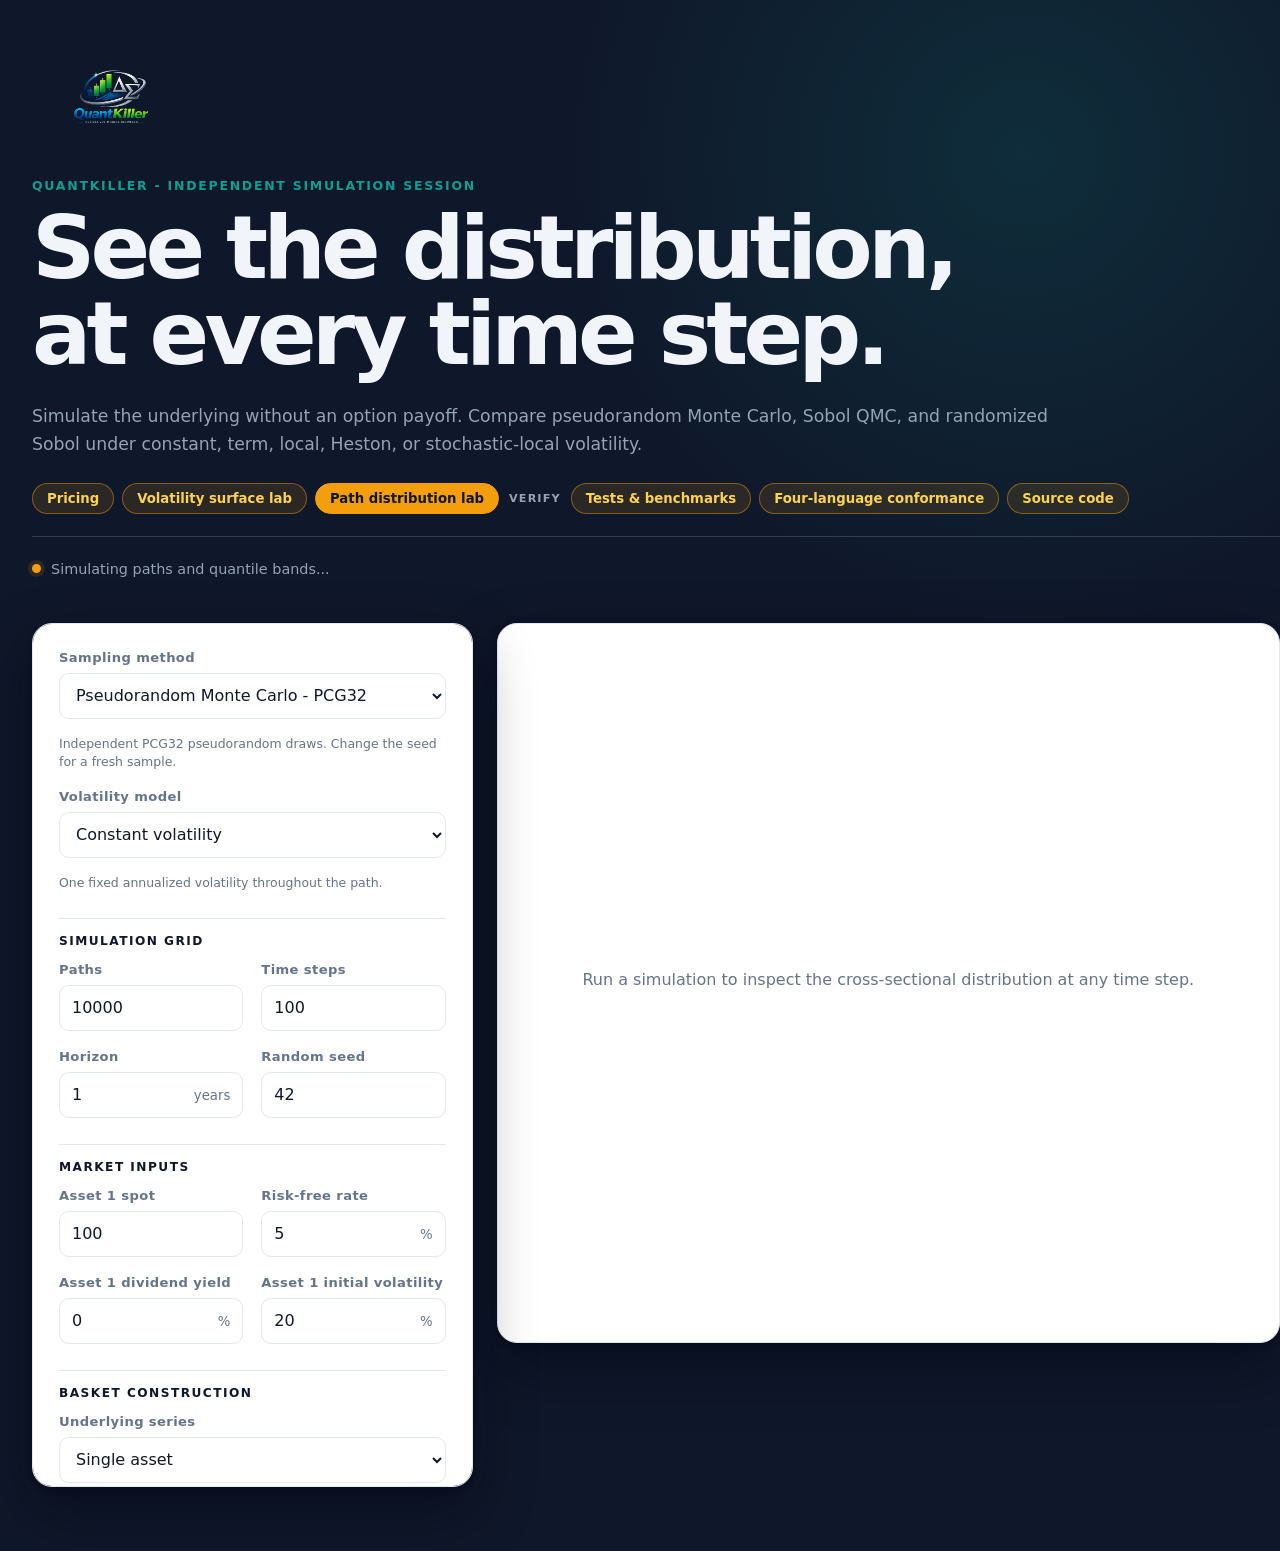
<file: web-lab/web/path-lab.html>
<!doctype html>
<html lang="en">
  <head>
    <meta charset="UTF-8">
    <meta name="viewport" content="width=device-width, initial-scale=1.0">
    <meta name="description" content="Independent local Monte Carlo and Sobol QMC path-distribution analysis under constant, term, local, Heston, and stochastic-local volatility.">
    <title>QuantKiller - Path Distribution Lab</title>
    <link rel="stylesheet" href="styles.css?v=10">
    <link rel="stylesheet" href="exotics.css?v=3">
    <link rel="stylesheet" href="path-lab.css">
    <script src="path-lab.js?v=4" defer></script>
  </head>
  <body>
    <main class="page-shell path-page">
      <a href="index.html"><img src="logo.png" alt="QuantKiller" class="site-logo"></a>
      <p class="eyebrow">QuantKiller - Independent Simulation Session</p>
      <h1>See the distribution,<br>at every time step.</h1>
      <p class="intro">
        Simulate the underlying without an option payoff. Compare pseudorandom Monte Carlo,
        Sobol QMC, and randomized Sobol under constant, term, local, Heston, or stochastic-local volatility.
      </p>

      <nav class="lab-nav" aria-label="Pricing labs">
        <div class="nav-group">
          <a href="index.html">Pricing</a>
        <a href="volatility.html">Volatility surface lab</a>
        <a href="path-lab.html" aria-current="page">Path distribution lab</a>
        </div>
        <div class="nav-group">
          <span class="nav-group-label">Verify</span>
        <a href="payoff-tests.html">Tests &amp; benchmarks</a>
        <a href="polyglot-conformance.html">Four-language conformance</a>
        <a href="code.html">Source code</a>
        </div>
      </nav>

      <div class="engine-line">
        <span class="engine-dot" aria-hidden="true"></span>
        <span id="engine-status" data-state="ready">Independent JavaScript simulation worker ready</span>
      </div>

      <section class="path-workspace" aria-label="Path distribution simulator">
        <form id="path-form" class="panel form-panel">
          <div class="form-grid">
            <div class="field engine-field">
              <label for="sampling">Sampling method</label>
              <select id="sampling" name="sampling">
                <option value="mc">Pseudorandom Monte Carlo - PCG32</option>
                <option value="qmc">Sobol QMC - deterministic</option>
                <option value="rqmc">Randomized Sobol QMC - digital shift</option>
              </select>
              <p id="sampling-note" class="method-note"></p>
            </div>

            <div class="field engine-field">
              <label for="volatilityModel">Volatility model</label>
              <select id="volatilityModel" name="volatilityModel">
                <option value="constant">Constant volatility</option>
                <option value="term">Term volatility</option>
                <option value="local">Local volatility</option>
                <option value="heston">Heston stochastic volatility</option>
                <option value="slv">Stochastic local volatility</option>
              </select>
              <p id="volatility-note" class="method-note"></p>
            </div>

            <p class="section-title">Simulation grid</p>
            <div class="field">
              <label for="paths">Paths</label>
              <input id="paths" name="paths" type="number" value="10000" min="100" max="100000" step="100" required>
            </div>
            <div class="field">
              <label for="timeSteps">Time steps</label>
              <input id="timeSteps" name="timeSteps" type="number" value="100" min="1" max="520" step="1" required>
            </div>
            <div class="field">
              <label for="maturity">Horizon</label>
              <div class="input-wrap">
                <input id="maturity" name="maturity" type="number" value="1" min="0.001" step="any" required>
                <span class="suffix">years</span>
              </div>
            </div>
            <div class="field">
              <label for="seed">Random seed</label>
              <input id="seed" name="seed" type="number" value="42" min="0" max="4294967295" step="1" required>
            </div>

            <p class="section-title">Market inputs</p>
            <div class="field">
              <label for="spot">Asset 1 spot</label>
              <input id="spot" name="spot" type="number" value="100" min="0.0001" step="any" required>
            </div>
            <div class="field">
              <label for="rate">Risk-free rate</label>
              <div class="input-wrap">
                <input id="rate" name="rate" type="number" value="5" step="any" required>
                <span class="suffix">%</span>
              </div>
            </div>
            <div class="field">
              <label for="dividendYield">Asset 1 dividend yield</label>
              <div class="input-wrap">
                <input id="dividendYield" name="dividendYield" type="number" value="0" step="any" required>
                <span class="suffix">%</span>
              </div>
            </div>
            <div class="field">
              <label for="volatility">Asset 1 initial volatility</label>
              <div class="input-wrap">
                <input id="volatility" name="volatility" type="number" value="20" min="0.01" step="any" required>
                <span class="suffix">%</span>
              </div>
            </div>

            <p class="section-title">Basket construction</p>
            <div class="field engine-field">
              <label for="underlyingMode">Underlying series</label>
              <select id="underlyingMode" name="underlyingMode">
                <option value="single">Single asset</option>
                <option value="weighted-price">Weighted sum of prices</option>
                <option value="order-performance">Order statistic of performance</option>
                <option value="weighted-returns">Weighted sum of returns</option>
                <option value="return-of-weighted-sum">Return of weighted sums</option>
              </select>
            </div>
            <div class="field basket-field">
              <label for="basketAssetCount">Number of assets</label>
              <select id="basketAssetCount" name="basketAssetCount">
                <option value="2">2</option>
                <option value="3" selected>3</option>
              </select>
            </div>
            <div class="field basket-field">
              <label for="series">Series to analyze</label>
              <select id="series" name="series">
                <option value="underlying">Effective underlying</option>
                <option value="asset-1">Asset 1</option>
                <option value="asset-2">Asset 2</option>
                <option value="asset-3">Asset 3</option>
              </select>
            </div>
            <div class="field basket-field">
              <label for="basketWeights">Basket weights</label>
              <input id="basketWeights" name="basketWeights" type="text" value="0.5, 0.3, 0.2">
            </div>
            <div class="field basket-field order-field">
              <label for="basketOrder">Performance rank</label>
              <input id="basketOrder" name="basketOrder" type="number" value="1" min="1" max="3" step="1">
            </div>
            <div class="field basket-field">
              <label for="correlation">Pairwise asset correlation</label>
              <input id="correlation" name="correlation" type="number" value="0.35" min="-0.49" max="0.999" step="0.01">
            </div>
            <div class="field basket-field"></div>
            <div class="field basket-field">
              <label for="spot2">Asset 2 spot</label>
              <input id="spot2" name="spot2" type="number" value="95" min="0.0001" step="any">
            </div>
            <div class="field basket-field">
              <label for="volatility2">Asset 2 volatility</label>
              <div class="input-wrap"><input id="volatility2" name="volatility2" type="number" value="25" min="0.01" step="any"><span class="suffix">%</span></div>
            </div>
            <div class="field basket-field">
              <label for="dividendYield2">Asset 2 dividend yield</label>
              <div class="input-wrap"><input id="dividendYield2" name="dividendYield2" type="number" value="1" step="any"><span class="suffix">%</span></div>
            </div>
            <div class="field basket-field asset-three-field">
              <label for="spot3">Asset 3 spot</label>
              <input id="spot3" name="spot3" type="number" value="105" min="0.0001" step="any">
            </div>
            <div class="field basket-field asset-three-field">
              <label for="volatility3">Asset 3 volatility</label>
              <div class="input-wrap"><input id="volatility3" name="volatility3" type="number" value="18" min="0.01" step="any"><span class="suffix">%</span></div>
            </div>
            <div class="field basket-field asset-three-field">
              <label for="dividendYield3">Asset 3 dividend yield</label>
              <div class="input-wrap"><input id="dividendYield3" name="dividendYield3" type="number" value="2" step="any"><span class="suffix">%</span></div>
            </div>

            <p class="section-title volatility-parameter">Volatility parameters</p>
            <div class="field term-field volatility-parameter">
              <label for="termVolatility">Ending term volatility</label>
              <div class="input-wrap"><input id="termVolatility" name="termVolatility" type="number" value="30" min="0.01" step="any"><span class="suffix">%</span></div>
            </div>
            <div class="field local-field volatility-parameter">
              <label for="localBeta">Local-volatility beta</label>
              <input id="localBeta" name="localBeta" type="number" value="-0.25" step="0.05">
            </div>
            <div class="field heston-field volatility-parameter">
              <label for="hestonKappa">Heston mean reversion</label>
              <input id="hestonKappa" name="hestonKappa" type="number" value="2" min="0" step="0.1">
            </div>
            <div class="field heston-field volatility-parameter">
              <label for="hestonLongRunVol">Heston long-run volatility</label>
              <div class="input-wrap"><input id="hestonLongRunVol" name="hestonLongRunVol" type="number" value="20" min="0.01" step="any"><span class="suffix">%</span></div>
            </div>
            <div class="field heston-field volatility-parameter">
              <label for="hestonVolOfVol">Heston volatility of variance</label>
              <input id="hestonVolOfVol" name="hestonVolOfVol" type="number" value="0.4" min="0" step="0.05">
            </div>
            <div class="field heston-field volatility-parameter">
              <label for="hestonRho">Spot/variance correlation</label>
              <input id="hestonRho" name="hestonRho" type="number" value="-0.6" min="-1" max="1" step="0.05">
            </div>
          </div>

          <div class="form-footer">
            <p class="run-limit">Interactive limit: paths x steps &le; 8,000,000.</p>
            <button id="run-button" type="submit">Simulate paths</button>
          </div>
          <p id="form-error" class="error" role="alert"></p>
        </form>

        <section class="panel analysis-panel" aria-live="polite">
          <div id="empty-state" class="empty-analysis">
            <p>Run a simulation to inspect the cross-sectional distribution at any time step.</p>
          </div>

          <div id="analysis" hidden>
            <header class="analysis-header">
              <div>
                <p class="eyebrow">Current cross-section</p>
                <h2 id="analysis-title">Distribution at t = 1.0000</h2>
                <p id="run-caption" class="method-note"></p>
              </div>
              <button id="download-button" class="secondary-button" type="button">Download this slice</button>
            </header>

            <div class="inspection-controls">
              <div class="field step-field">
                <label for="step-slider">Inspection time: <strong id="time-label">1.0000 years</strong></label>
                <input id="step-slider" type="range" min="0" max="100" value="100" step="1">
                <div class="range-labels"><span>t = 0</span><span id="maturity-label">t = 1.0000</span></div>
              </div>
              <div class="field">
                <label for="metric">Displayed variable</label>
                <select id="metric">
                  <option value="level">Underlying level S(t)</option>
                  <option value="simple-return">Simple return S(t)/S(0) - 1</option>
                  <option value="log-return">Log return ln(S(t)/S(0))</option>
                </select>
              </div>
              <div class="field">
                <label for="threshold">Probability threshold</label>
                <input id="threshold" type="number" value="100" step="any">
              </div>
              <div class="field">
                <label for="histogram-bins">Histogram bins</label>
                <input id="histogram-bins" type="number" value="50" min="10" max="120" step="1">
              </div>
            </div>

            <dl class="distribution-stats">
              <div><dt>Mean</dt><dd id="stat-mean">-</dd></div>
              <div><dt>Median</dt><dd id="stat-median">-</dd></div>
              <div><dt>Std. deviation</dt><dd id="stat-std">-</dd></div>
              <div><dt>Skewness</dt><dd id="stat-skew">-</dd></div>
              <div><dt>Excess kurtosis</dt><dd id="stat-kurtosis">-</dd></div>
              <div><dt>1% / 99%</dt><dd id="stat-tail">-</dd></div>
              <div><dt>5% / 95%</dt><dd id="stat-range">-</dd></div>
              <div><dt id="probability-label">P(X &le; 100)</dt><dd id="stat-probability">-</dd></div>
            </dl>

            <section class="chart-card histogram-card">
              <div class="chart-heading"><h3>Distribution at selected time</h3><p id="histogram-caption"></p></div>
              <canvas id="histogram-chart" width="920" height="360" role="img" aria-label="Histogram of the simulated underlying distribution"></canvas>
            </section>
            <section class="chart-card">
              <div class="chart-heading"><h3>Distribution through time</h3><p>1/99%, 5/95%, 25/75%, and median quantile bands.</p></div>
              <canvas id="fan-chart" width="920" height="360" role="img" aria-label="Quantile fan chart through simulation time"></canvas>
            </section>
            <section class="chart-card">
              <div class="chart-heading"><h3>Representative paths</h3><p>First 24 simulated paths; diagnostic only.</p></div>
              <canvas id="path-chart" width="920" height="300" role="img" aria-label="Representative simulated paths"></canvas>
            </section>
          </div>
        </section>
      </section>
    </main>
  </body>
</html>
</file>
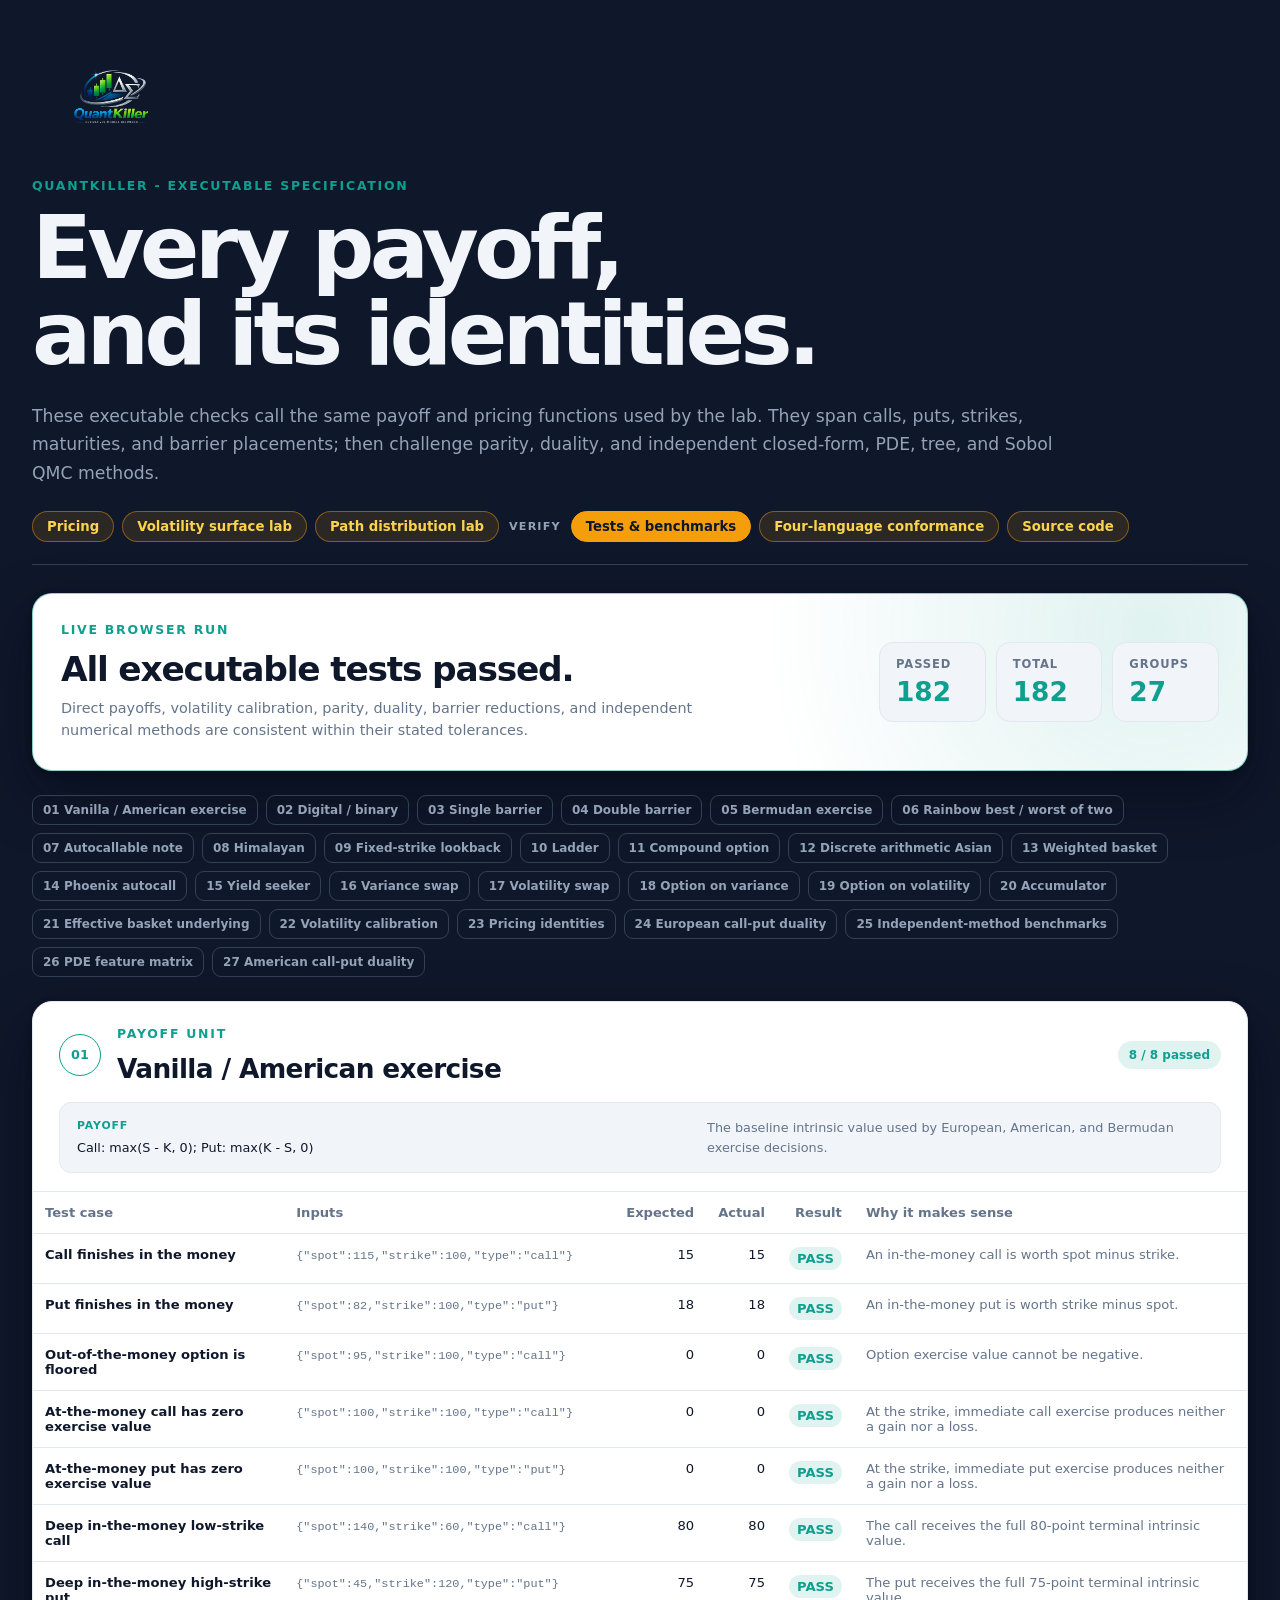
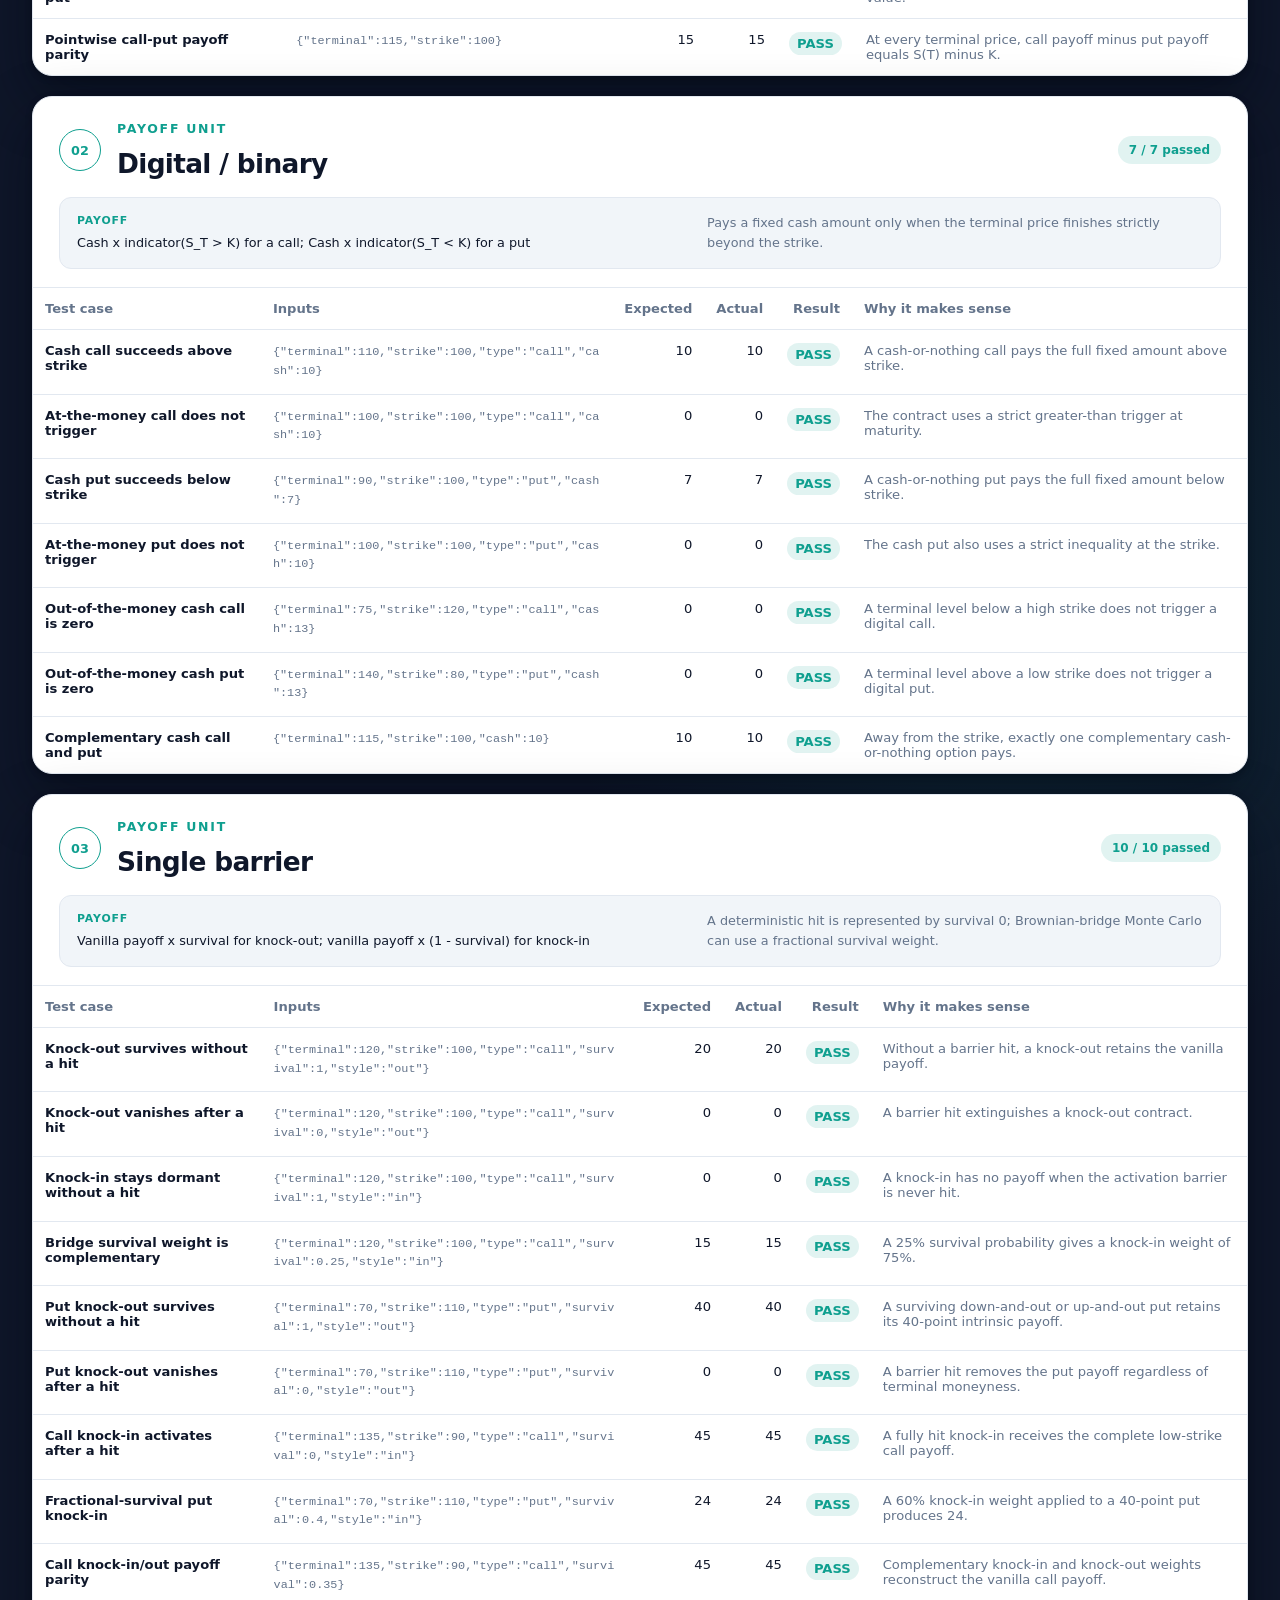
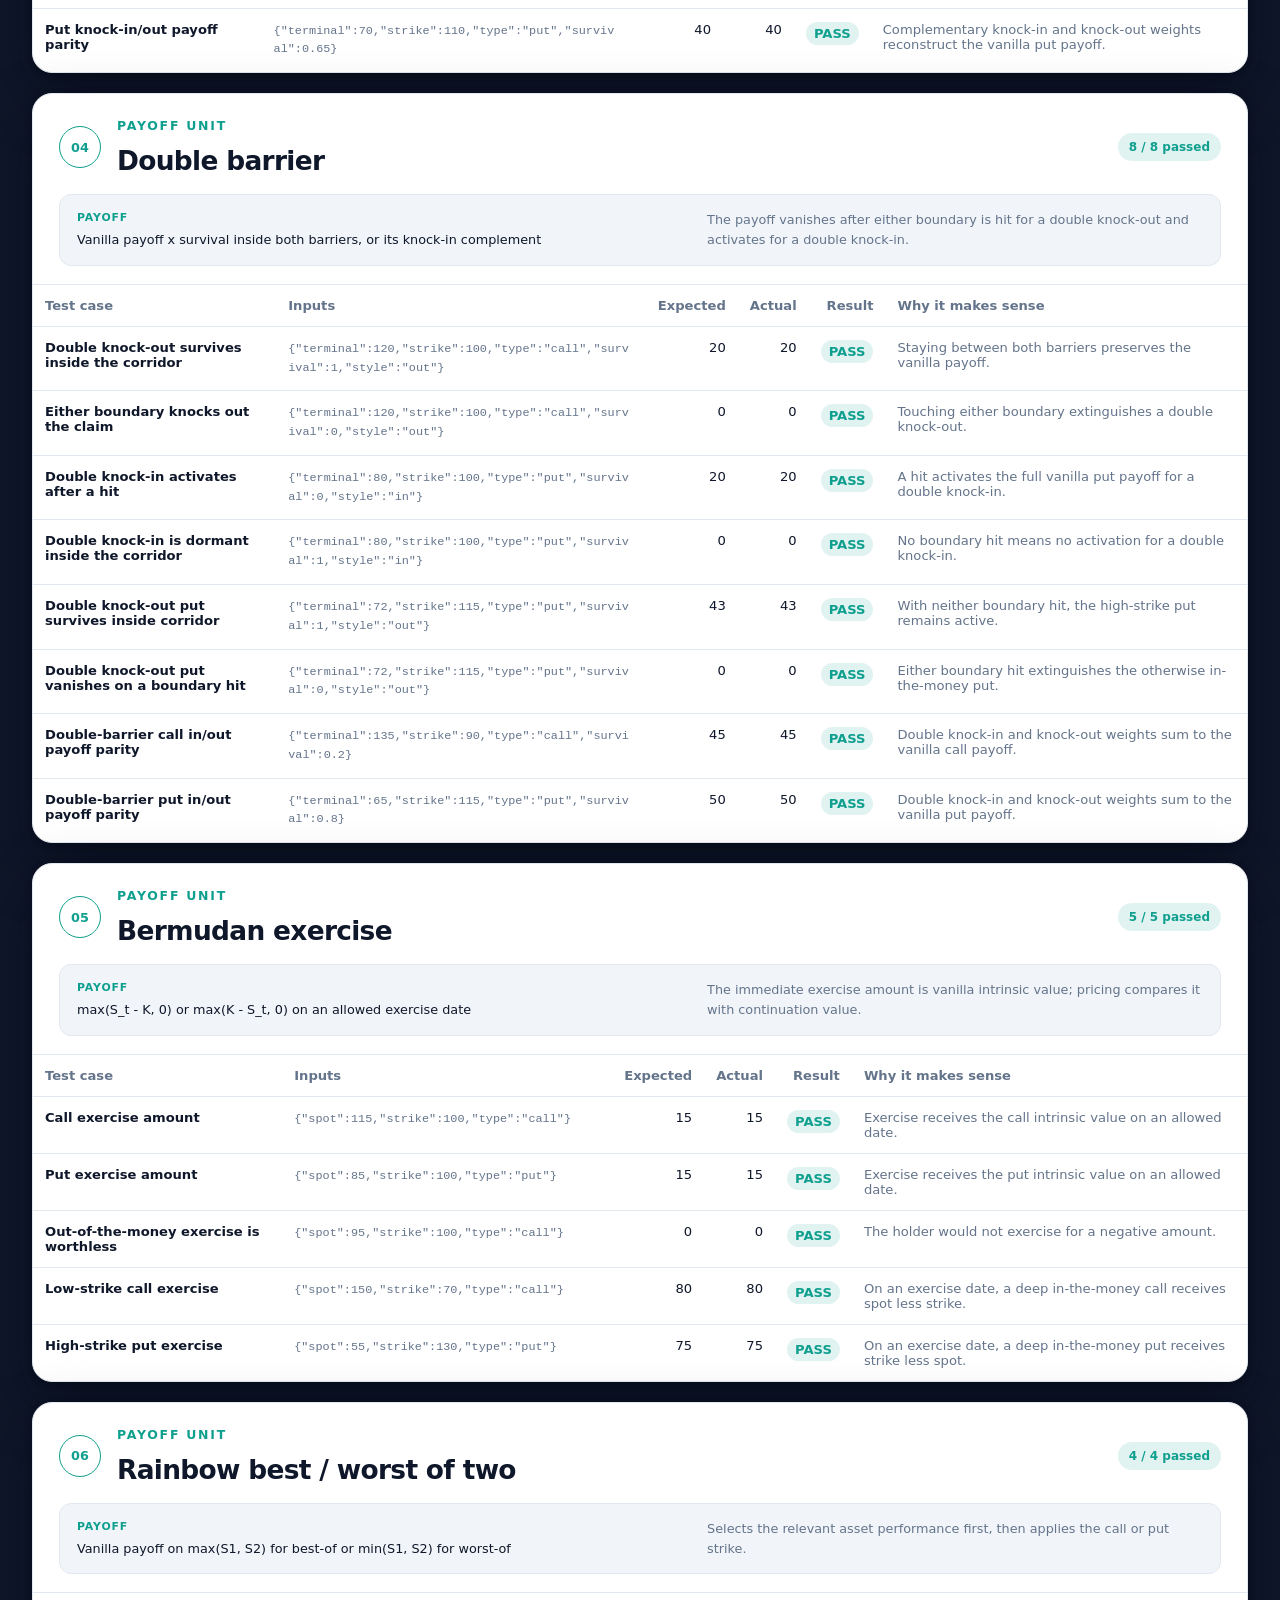
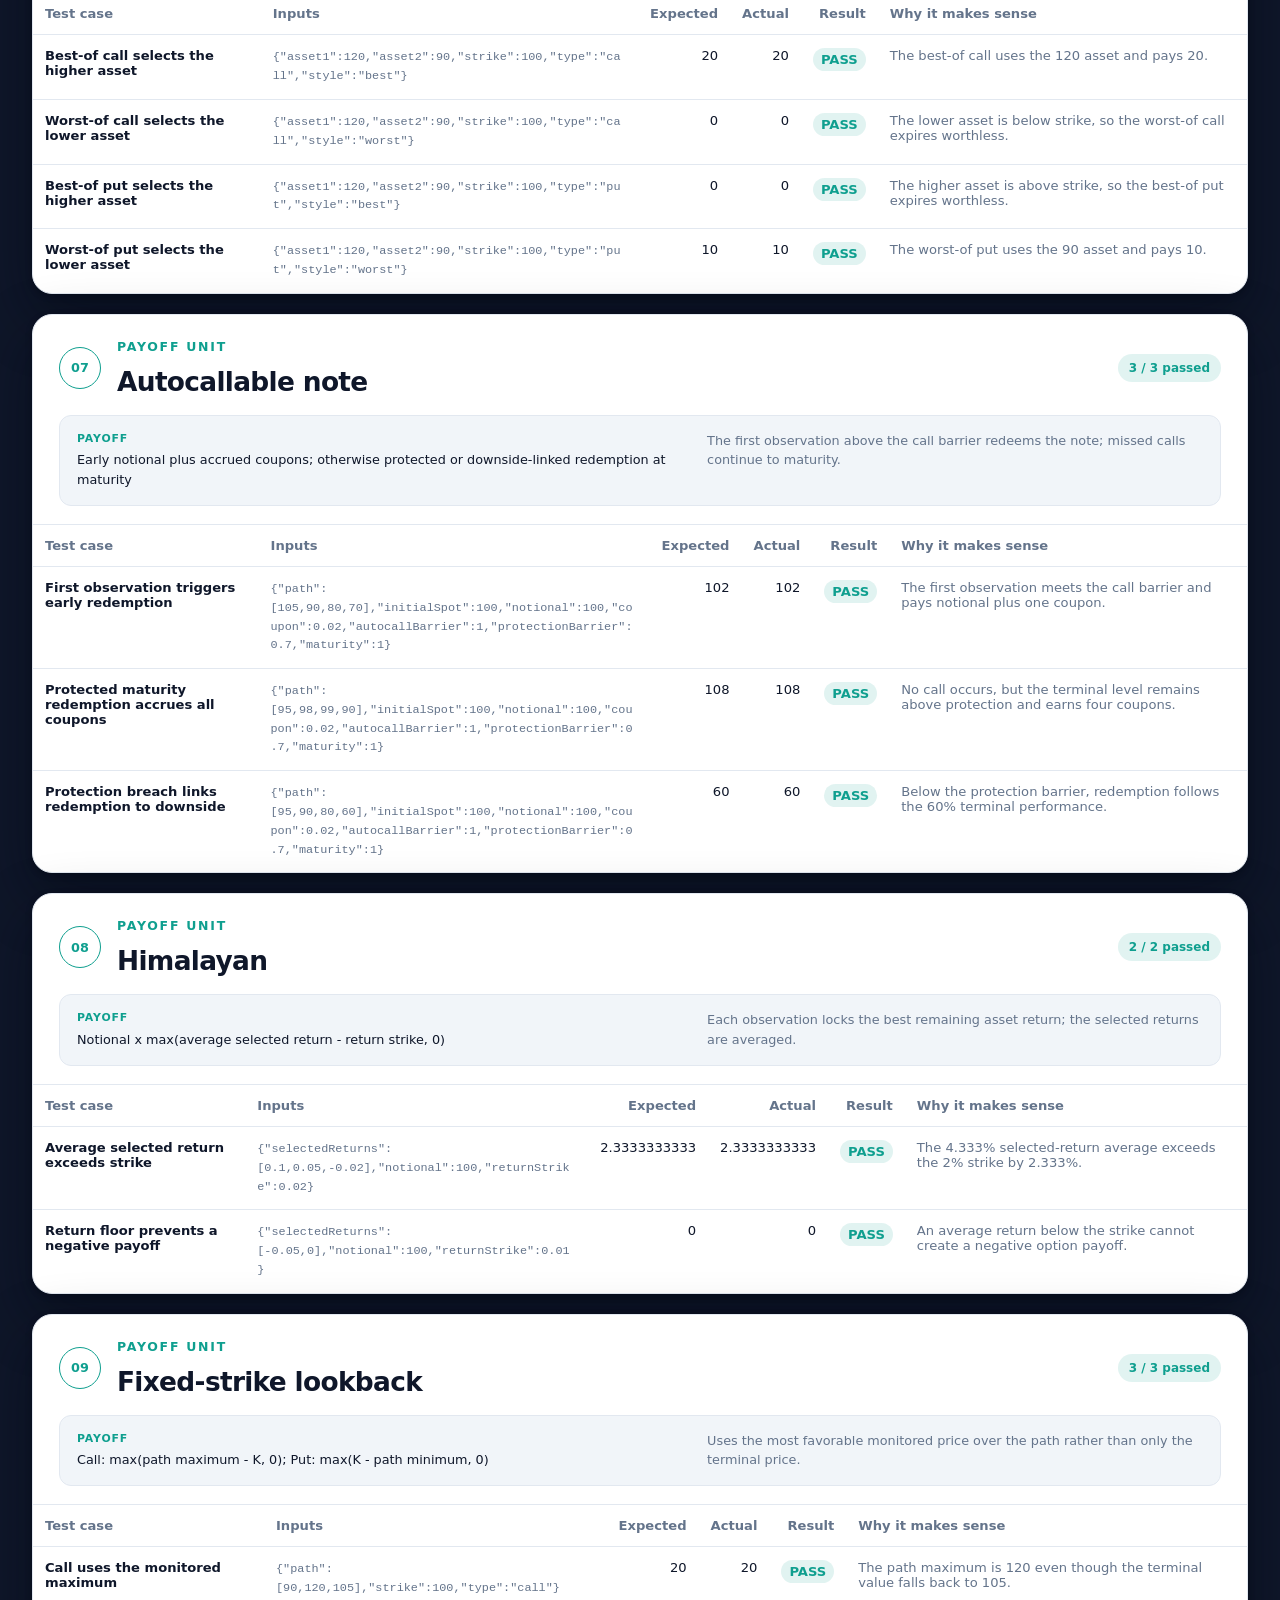
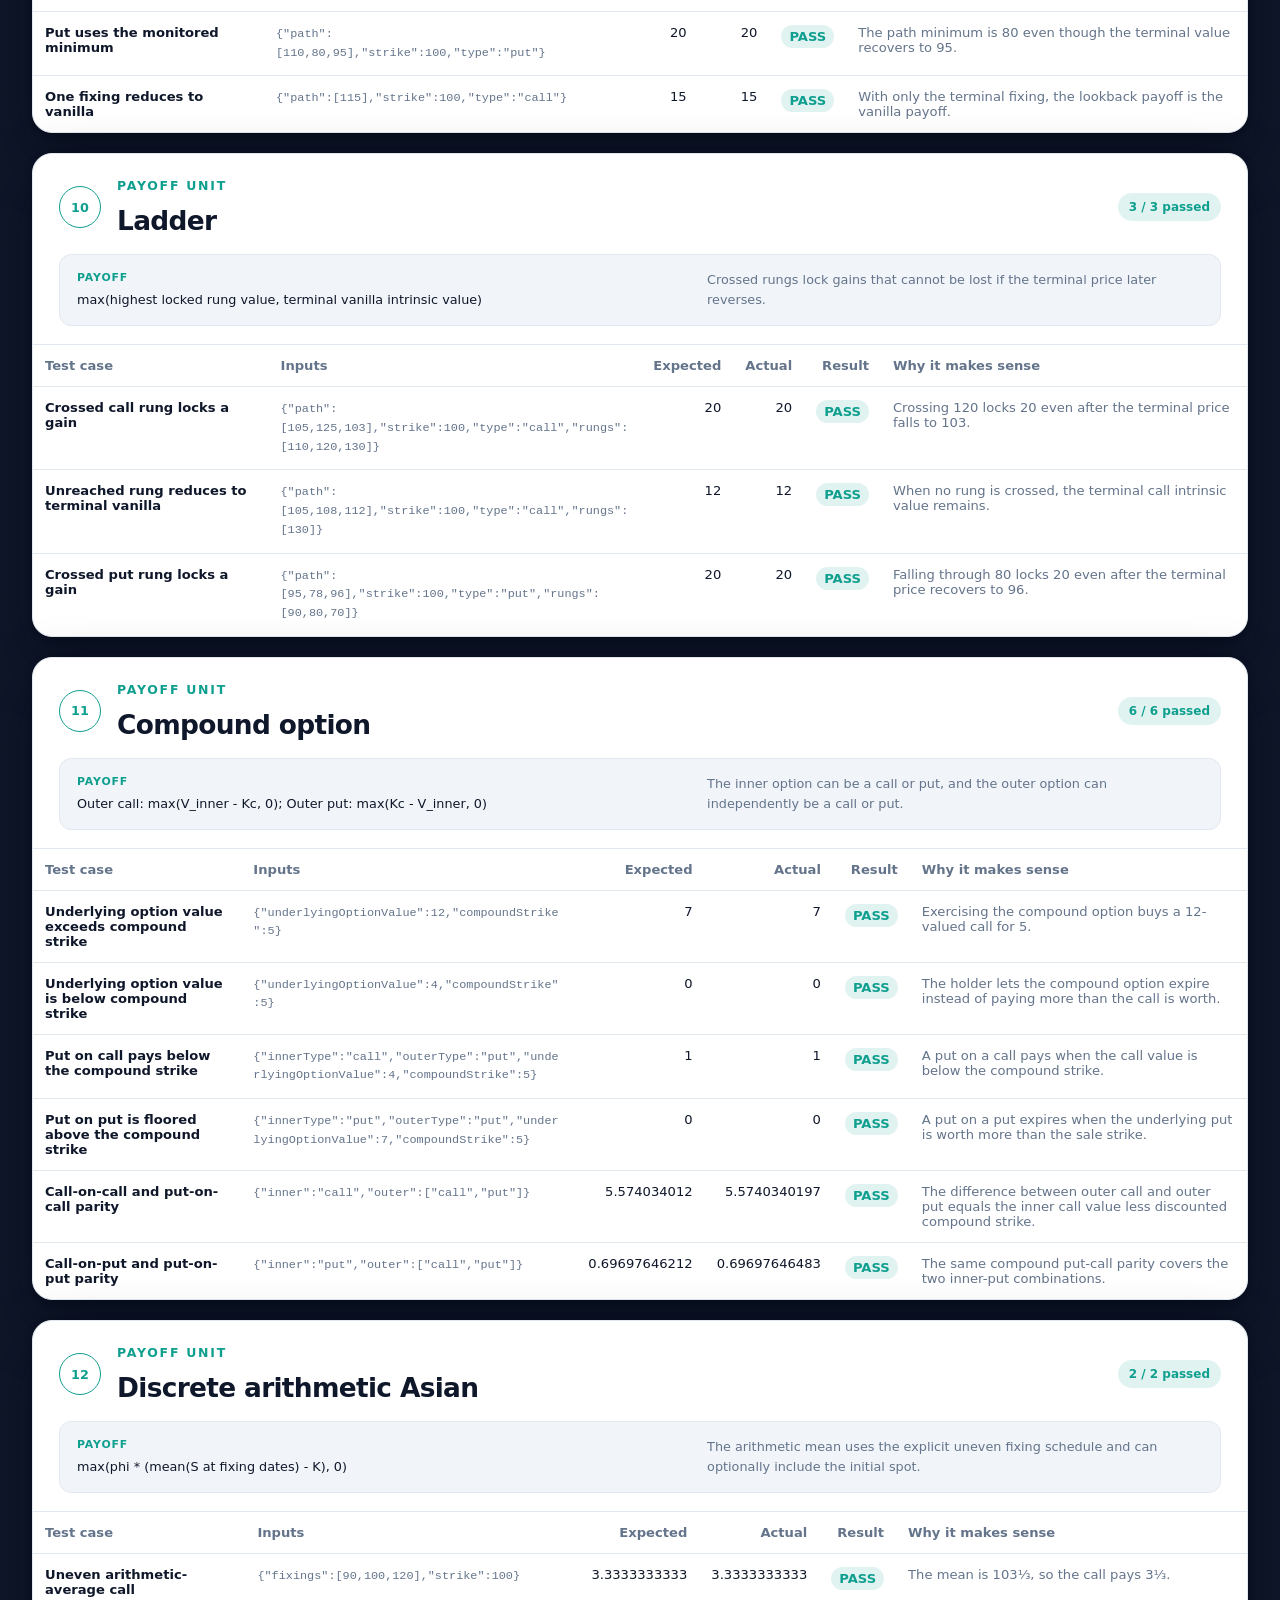
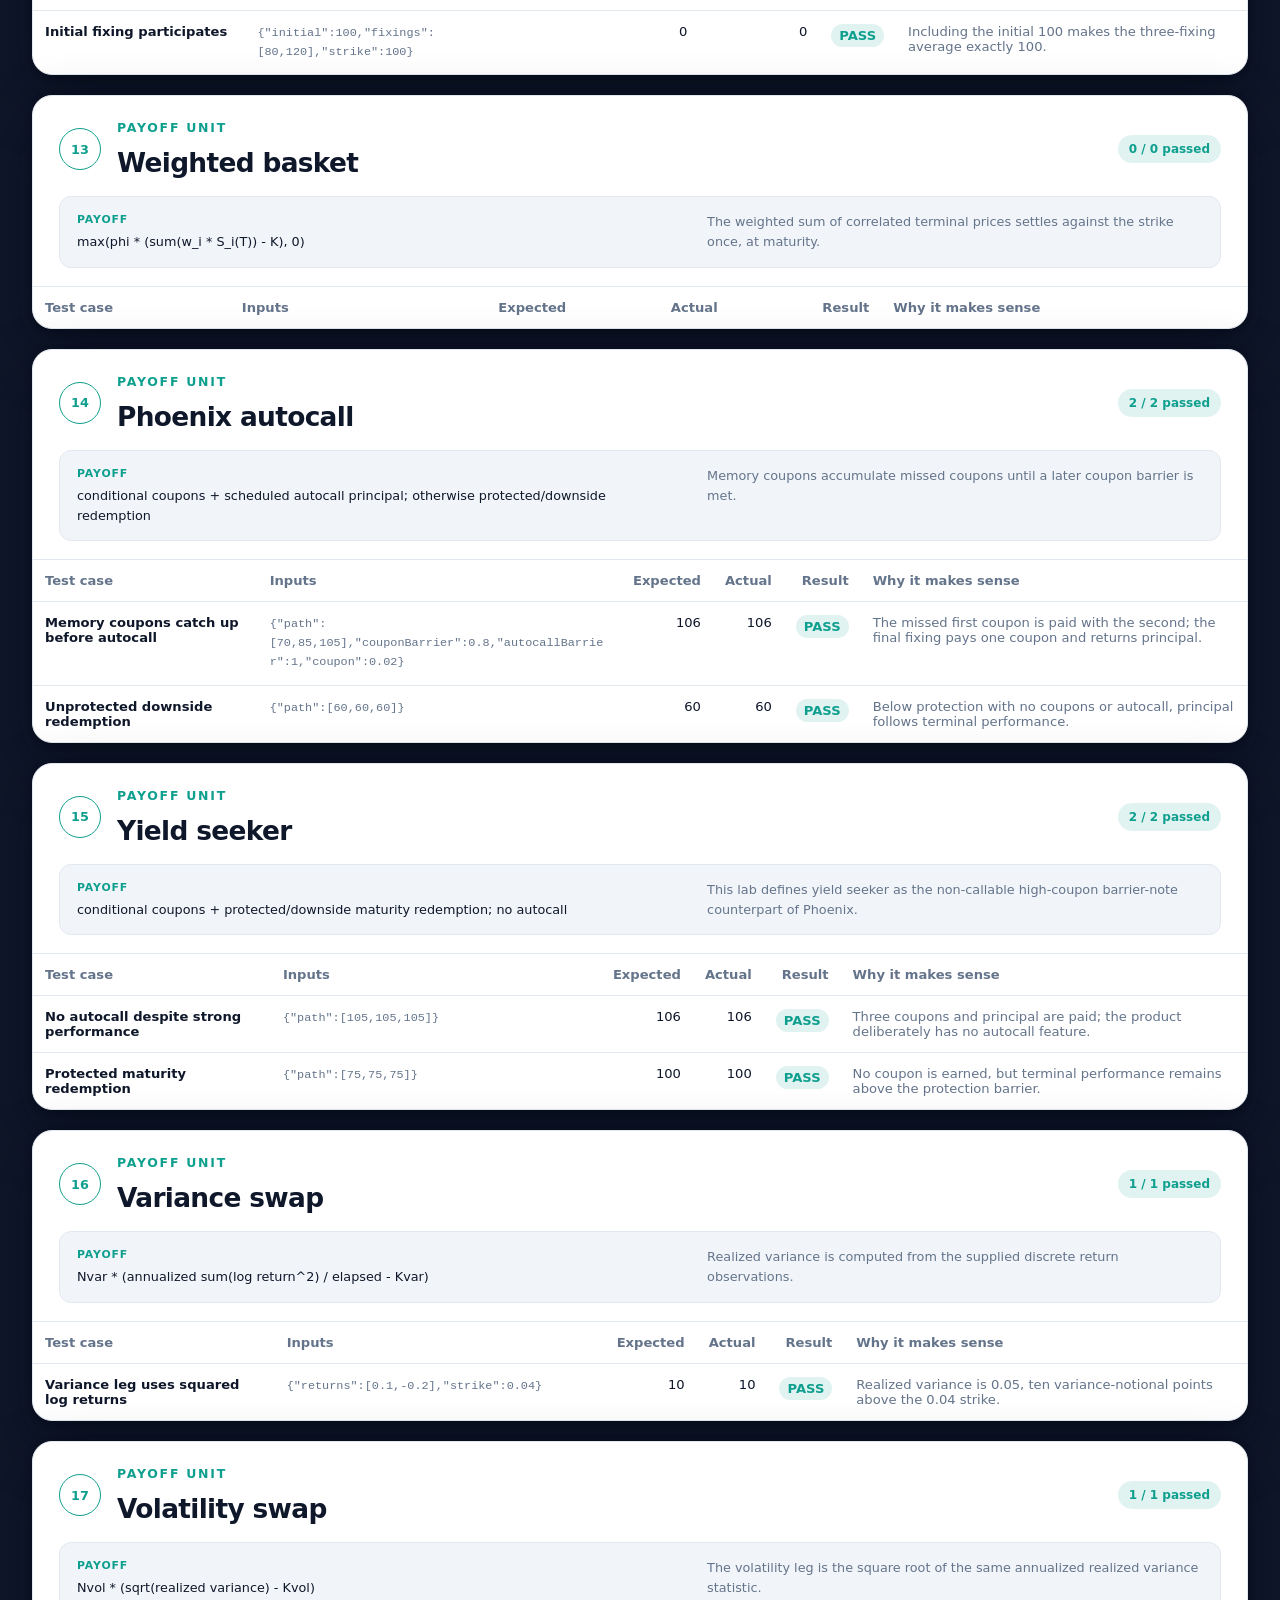
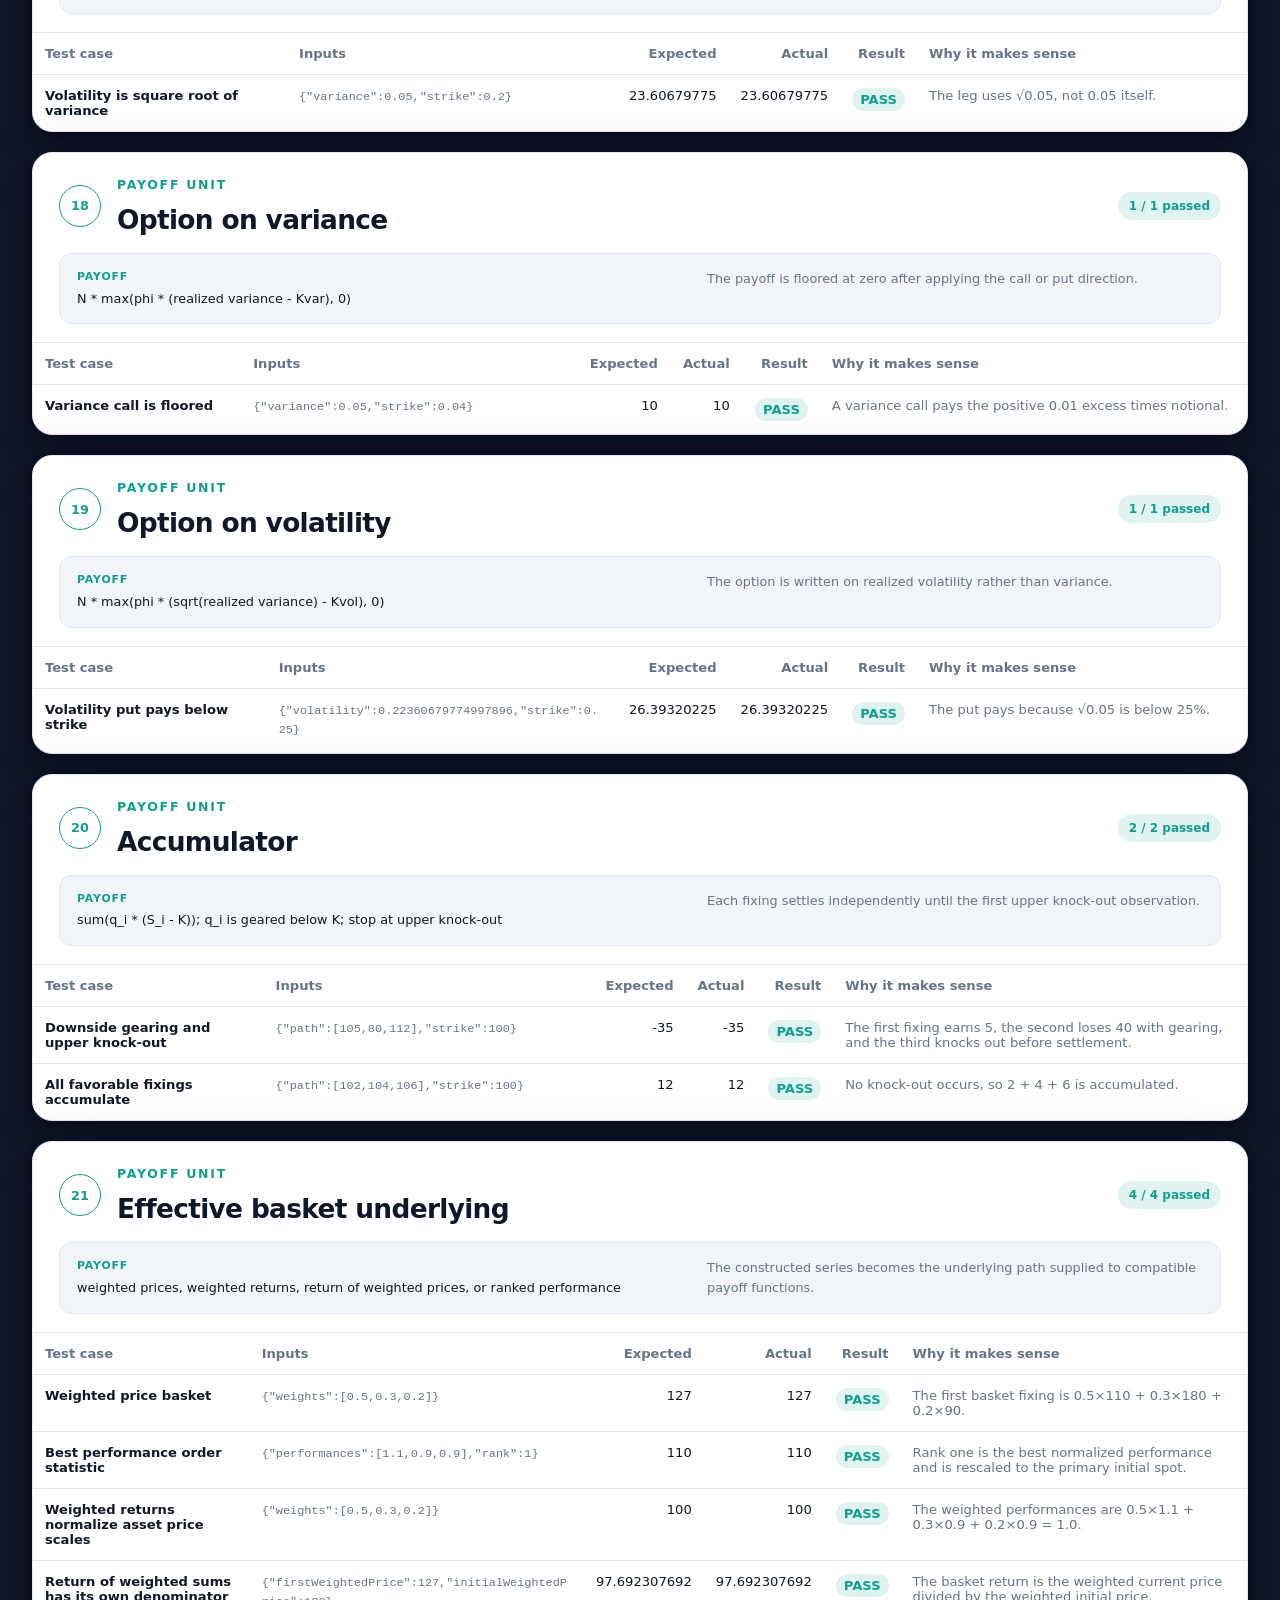
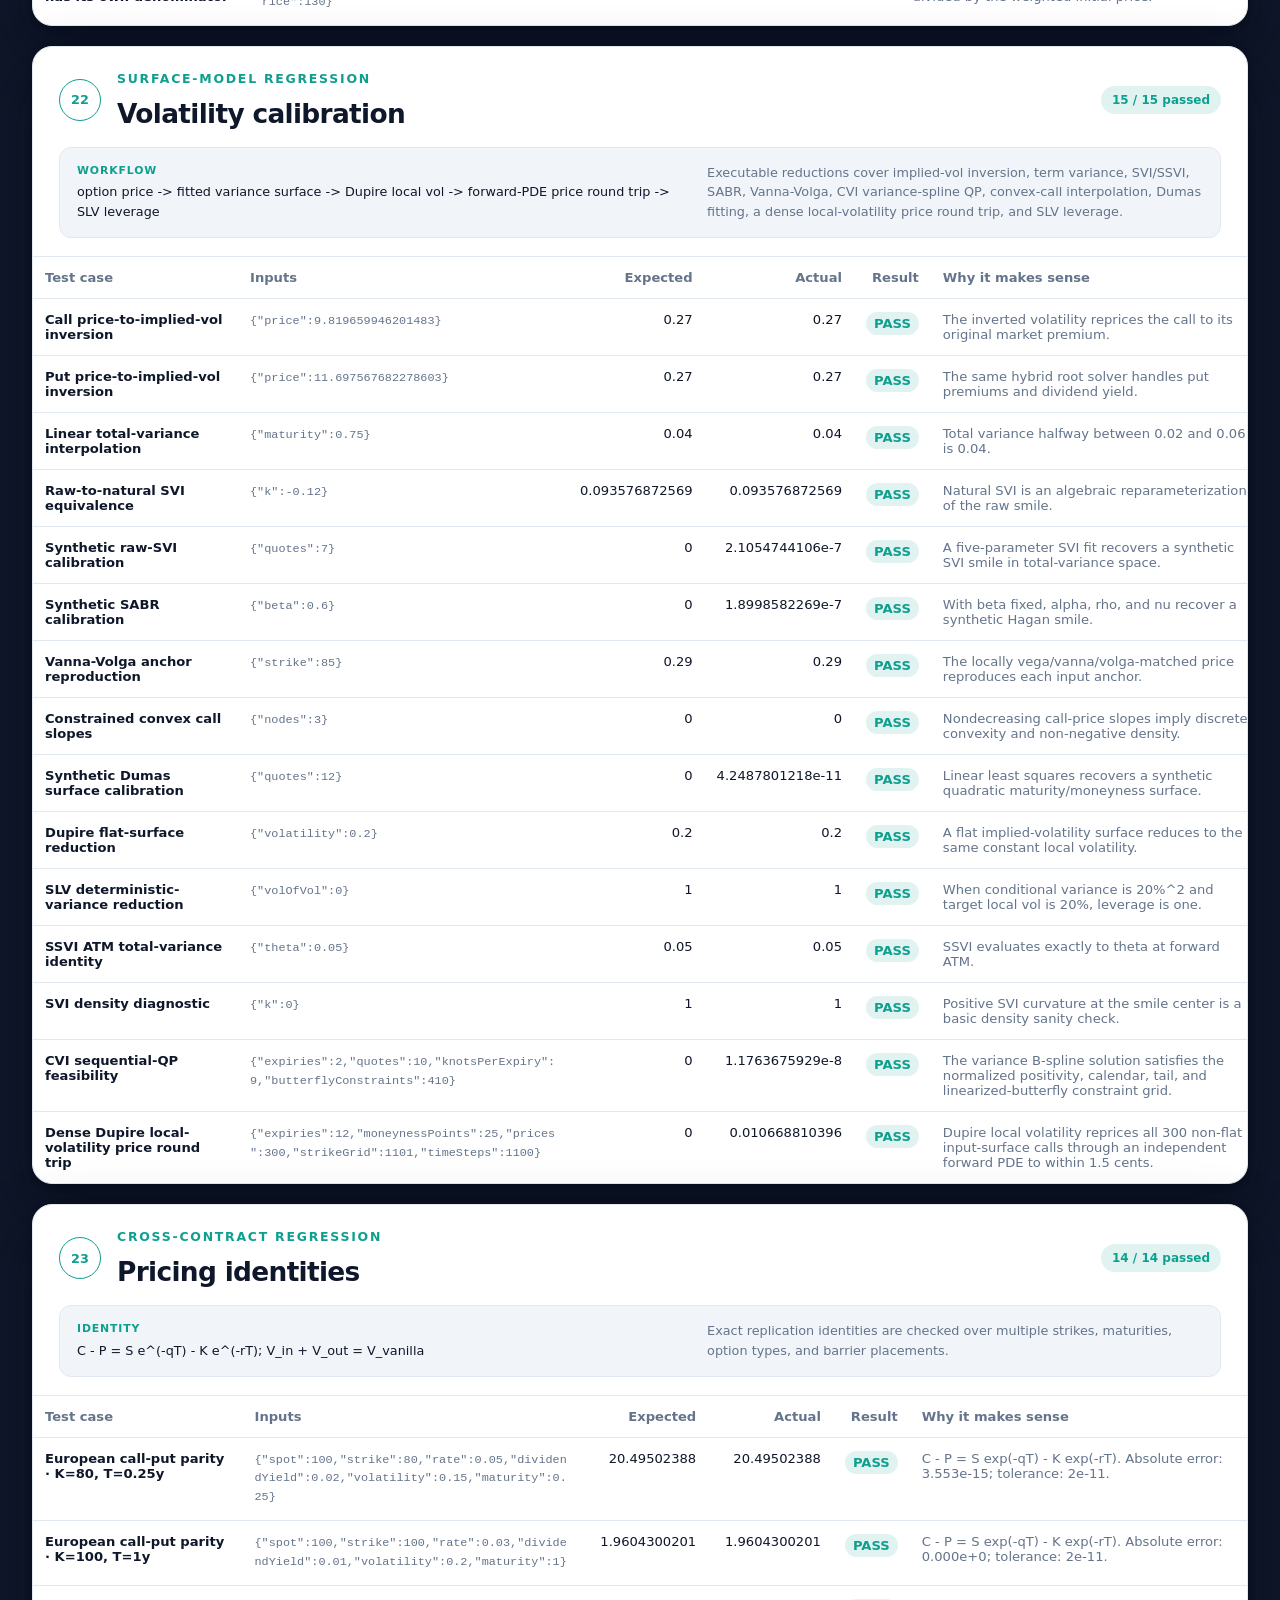
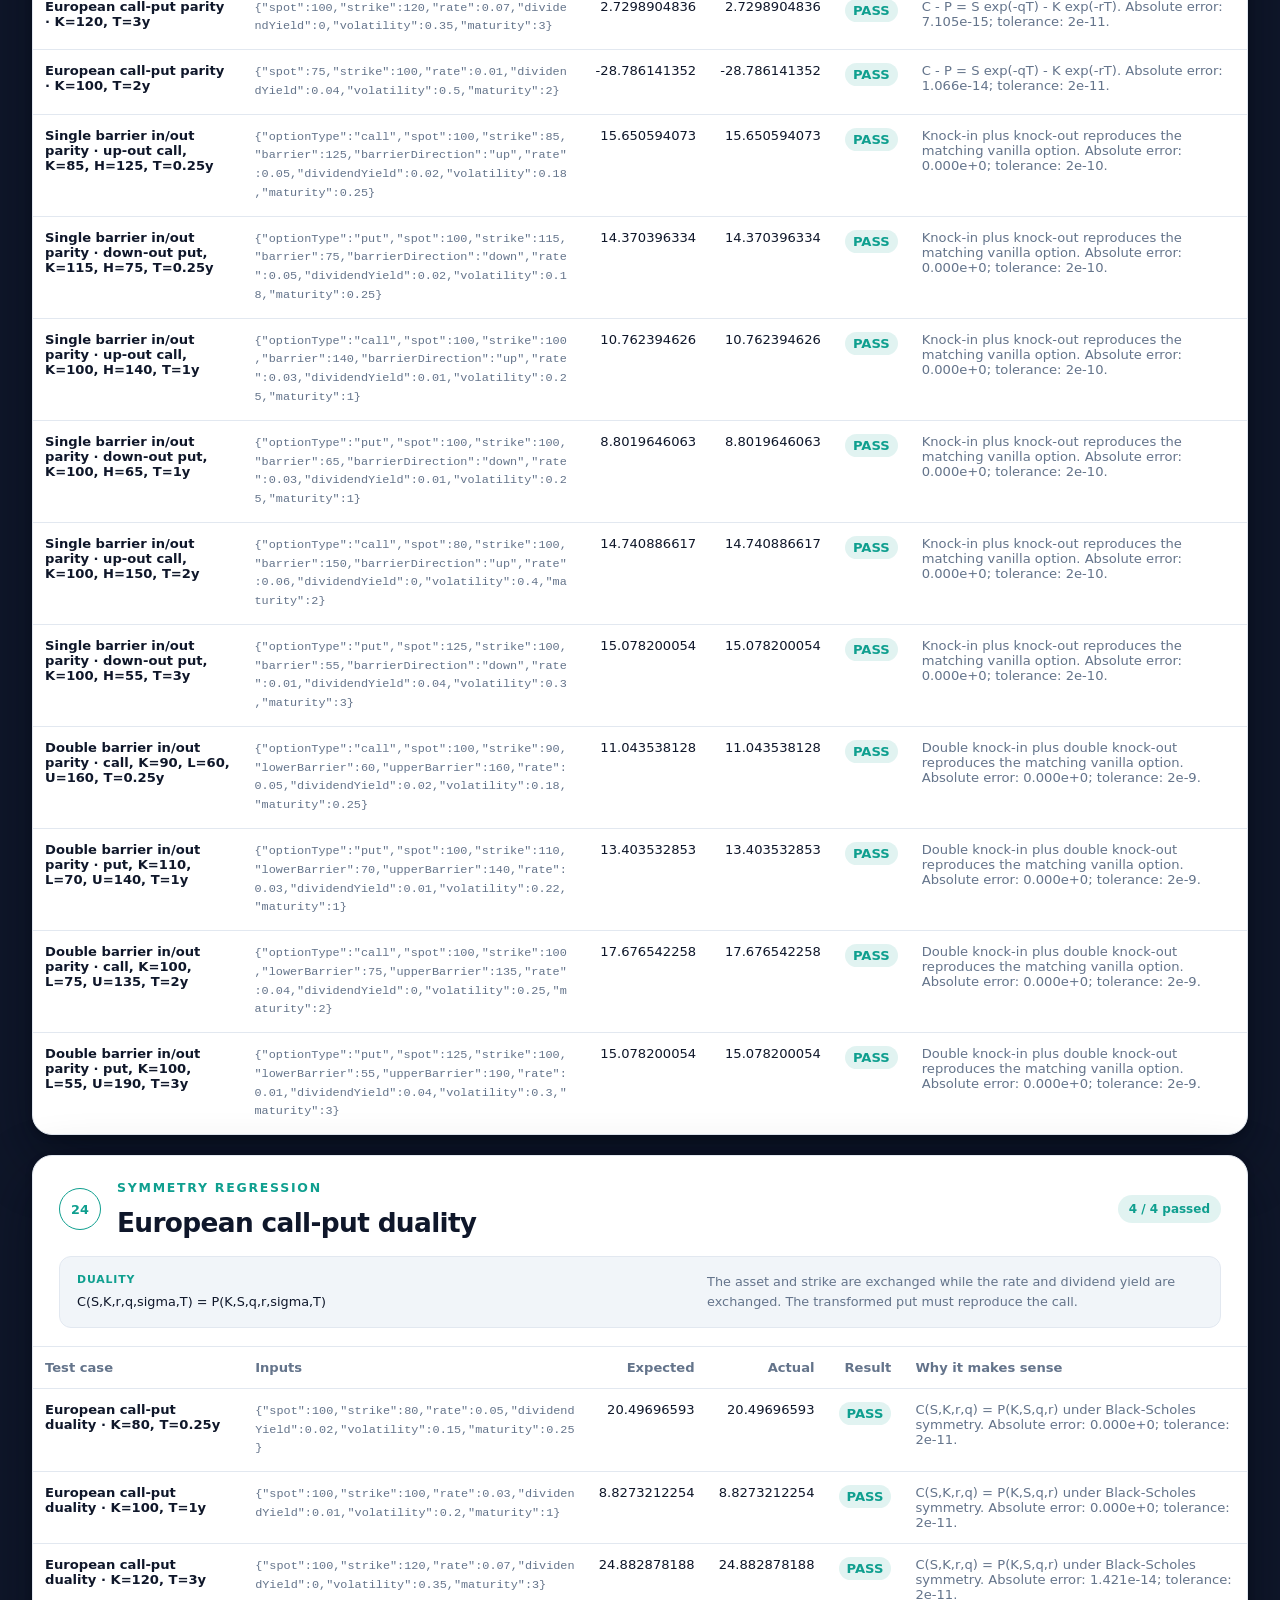
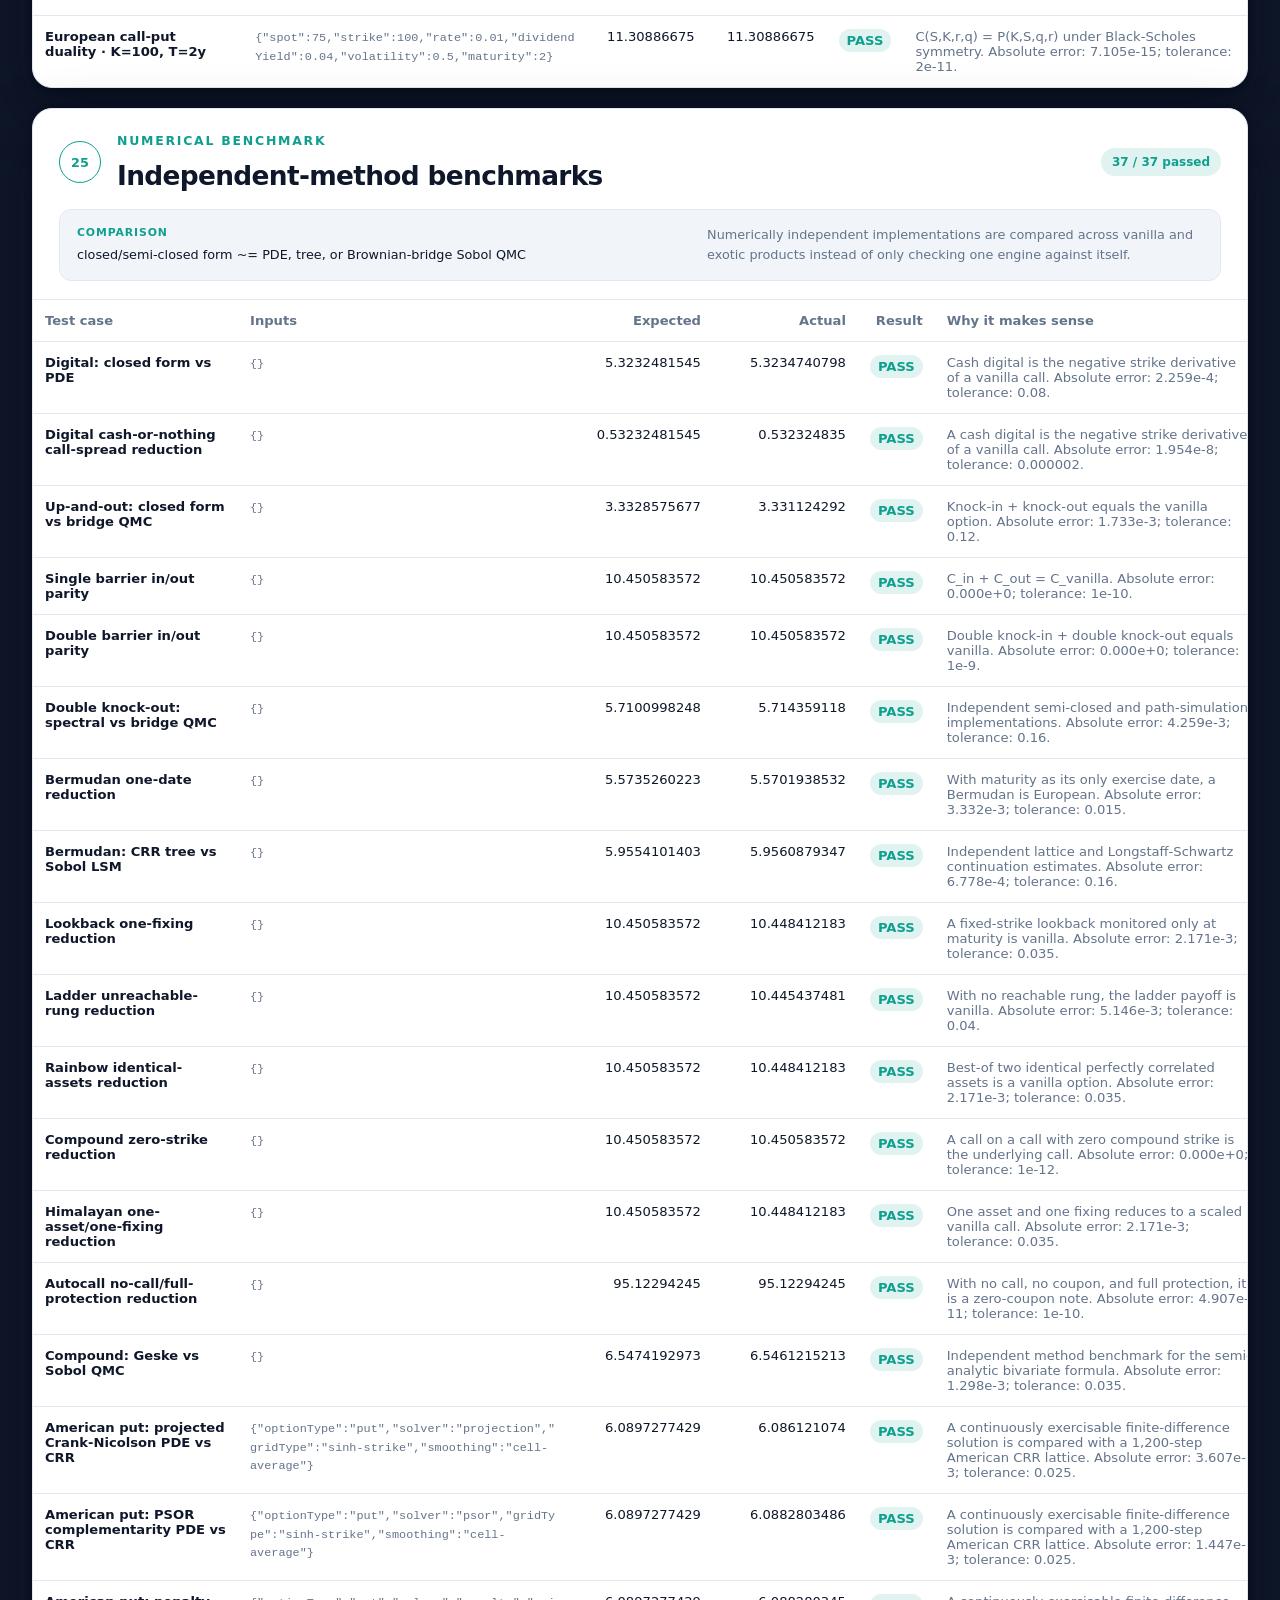
<file: web-lab/web/payoff-tests.html>
<!doctype html>
<html lang="en">
  <head>
    <meta charset="UTF-8">
    <meta name="viewport" content="width=device-width, initial-scale=1.0">
    <meta name="description" content="Executable payoff, parity, duality, and numerical benchmark tests for the local QuantKiller option pricing lab.">
    <title>QuantKiller - Pricing Regression Tests</title>
    <link rel="stylesheet" href="styles.css?v=10">
    <link rel="stylesheet" href="exotics.css?v=3">
    <link rel="stylesheet" href="payoff-tests.css">
    <script src="exotic-pricer.js?v=18" defer></script>
    <script src="advanced-pricer.js?v=16" defer></script>
    <script src="volatility-models.js?v=3" defer></script>
    <script src="pricer.js?v=10" defer></script>
    <script src="pricing-regression.js?v=2" defer></script>
    <script src="payoff-tests.js?v=6" defer></script>
  </head>
  <body>
    <main class="page-shell payoff-page">
      <a href="index.html"><img src="logo.png" alt="QuantKiller" class="site-logo"></a>
      <p class="eyebrow">QuantKiller - Executable Specification</p>
      <h1>Every payoff,<br>and its identities.</h1>
      <p class="intro">
        These executable checks call the same payoff and pricing functions used by the lab.
        They span calls, puts, strikes, maturities, and barrier placements; then challenge
        parity, duality, and independent closed-form, PDE, tree, and Sobol QMC methods.
      </p>

      <nav class="lab-nav" aria-label="Pricing labs">
        <div class="nav-group">
          <a href="index.html">Pricing</a>
        <a href="volatility.html">Volatility surface lab</a>
        <a href="path-lab.html">Path distribution lab</a>
        </div>
        <div class="nav-group">
          <span class="nav-group-label">Verify</span>
        <a href="payoff-tests.html" aria-current="page">Tests &amp; benchmarks</a>
        <a href="polyglot-conformance.html">Four-language conformance</a>
        <a href="code.html">Source code</a>
        </div>
      </nav>

      <section class="panel test-summary" aria-live="polite" aria-labelledby="summary-title">
        <div>
          <p class="eyebrow">Live browser run</p>
          <h2 id="summary-title">Checking payoff and pricing cases...</h2>
          <p id="summary-note" class="summary-note">The checks run locally as soon as this page loads.</p>
        </div>
        <dl class="summary-metrics">
          <div><dt>Passed</dt><dd id="passed-count">-</dd></div>
          <div><dt>Total</dt><dd id="total-count">-</dd></div>
          <div><dt>Groups</dt><dd id="payoff-count">-</dd></div>
        </dl>
      </section>

      <nav id="payoff-index" class="payoff-index" aria-label="Payoff test index"></nav>
      <div id="payoff-report" class="payoff-report"></div>
      <p id="report-error" class="error report-error" role="alert"></p>

      <noscript>
        <p class="panel noscript-note">JavaScript is required to execute and display the payoff tests.</p>
      </noscript>
    </main>
  </body>
</html>
</file>
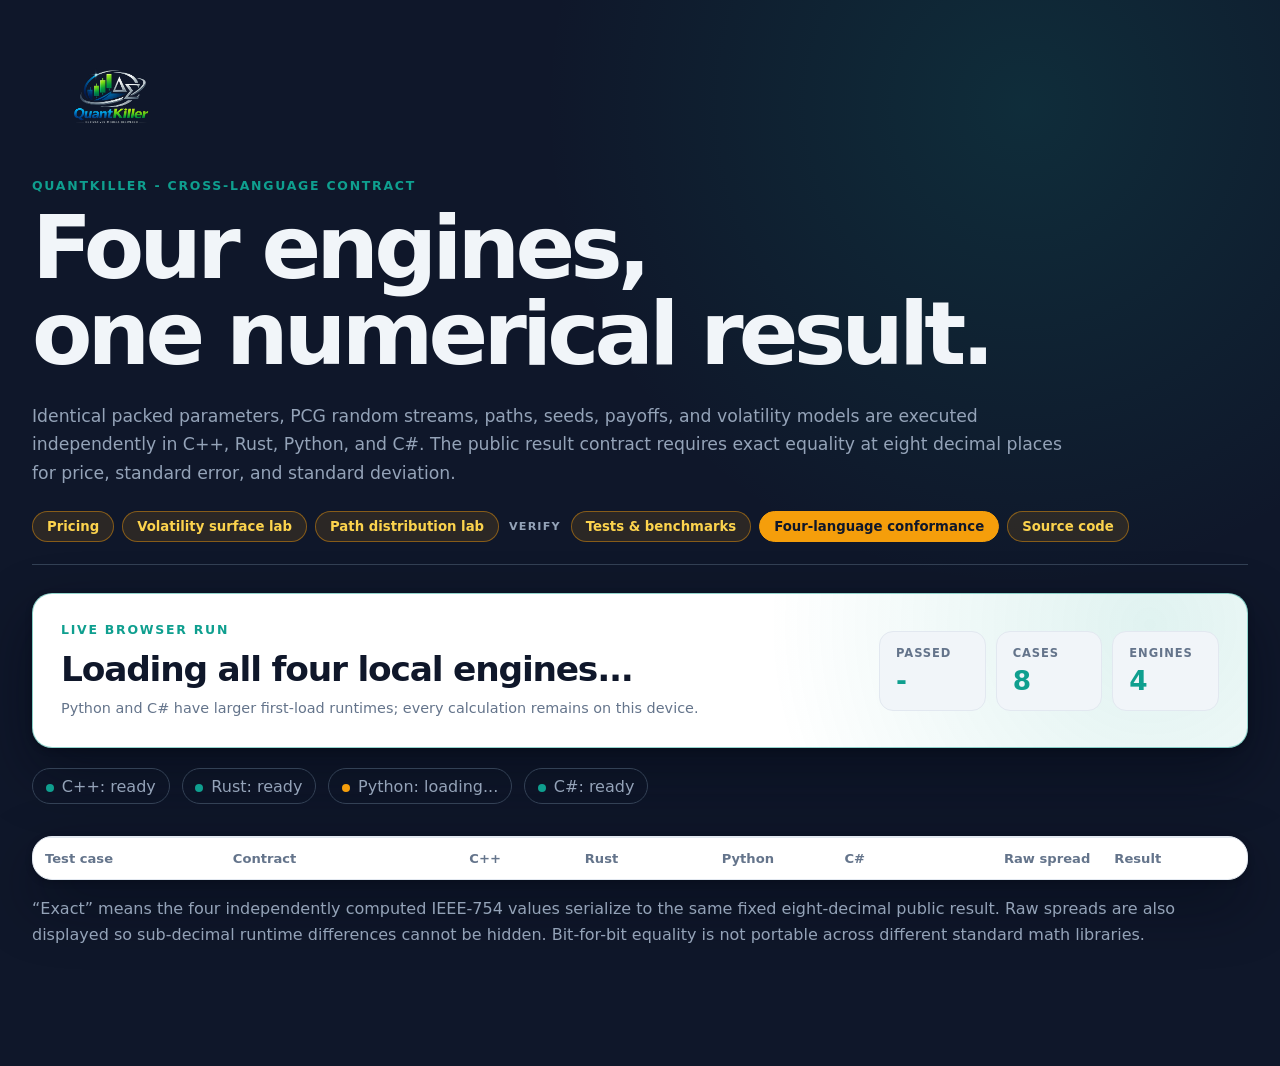
<file: web-lab/web/polyglot-conformance.html>
<!doctype html>
<html lang="en" data-test-state="running">
  <head>
    <meta charset="UTF-8">
    <meta name="viewport" content="width=device-width, initial-scale=1.0">
    <meta name="description" content="Executable four-language numerical conformance tests for QuantKiller's C++, Rust, Python, and C# browser pricing engines.">
    <title>QuantKiller - Four-Language Conformance</title>
    <link rel="stylesheet" href="styles.css?v=10">
    <link rel="stylesheet" href="exotics.css?v=3">
    <link rel="stylesheet" href="payoff-tests.css">
    <link rel="stylesheet" href="polyglot-conformance.css">
    <script src="exotic-pricer.js?v=18" defer></script>
    <script src="advanced-pricer.js?v=16" defer></script>
    <script src="polyglot-contract.js?v=2" defer></script>
    <script src="polyglot-conformance.js?v=3" defer></script>
  </head>
  <body>
    <main class="page-shell payoff-page conformance-page">
      <a href="index.html"><img src="logo.png" alt="QuantKiller" class="site-logo"></a>
      <p class="eyebrow">QuantKiller - Cross-Language Contract</p>
      <h1>Four engines,<br>one numerical result.</h1>
      <p class="intro">
        Identical packed parameters, PCG random streams, paths, seeds, payoffs, and volatility models
        are executed independently in C++, Rust, Python, and C#. The public result contract requires
        exact equality at eight decimal places for price, standard error, and standard deviation.
      </p>

      <nav class="lab-nav" aria-label="Pricing labs">
        <div class="nav-group">
          <a href="index.html">Pricing</a>
        <a href="volatility.html">Volatility surface lab</a>
        <a href="path-lab.html">Path distribution lab</a>
        </div>
        <div class="nav-group">
          <span class="nav-group-label">Verify</span>
        <a href="payoff-tests.html">Tests &amp; benchmarks</a>
        <a href="polyglot-conformance.html" aria-current="page">Four-language conformance</a>
        <a href="code.html">Source code</a>
        </div>
      </nav>

      <section class="panel test-summary" aria-live="polite" aria-labelledby="summary-title">
        <div>
          <p class="eyebrow">Live browser run</p>
          <h2 id="summary-title">Loading all four local engines...</h2>
          <p id="summary-note" class="summary-note">Python and C# have larger first-load runtimes; every calculation remains on this device.</p>
        </div>
        <dl class="summary-metrics">
          <div><dt>Passed</dt><dd id="passed-count">-</dd></div>
          <div><dt>Cases</dt><dd id="total-count">-</dd></div>
          <div><dt>Engines</dt><dd id="engine-count">-</dd></div>
        </dl>
      </section>

      <ul id="engine-load-status" class="engine-load-status" aria-label="Engine loading status">
        <li id="engine-cpp" data-state="working">C++: <span>waiting</span></li>
        <li id="engine-rust" data-state="working">Rust: <span>waiting</span></li>
        <li id="engine-python" data-state="working">Python: <span>waiting</span></li>
        <li id="engine-csharp" data-state="working">C#: <span>waiting</span></li>
      </ul>

      <section class="panel conformance-panel" aria-label="Cross-language test results">
        <div class="table-wrap">
          <table class="benchmark-table payoff-table">
            <thead>
              <tr>
                <th>Test case</th>
                <th>Contract</th>
                <th>C++</th>
                <th>Rust</th>
                <th>Python</th>
                <th>C#</th>
                <th>Raw spread</th>
                <th>Result</th>
              </tr>
            </thead>
            <tbody id="conformance-body"></tbody>
          </table>
        </div>
      </section>
      <p class="precision-note">
        “Exact” means the four independently computed IEEE-754 values serialize to the same fixed
        eight-decimal public result. Raw spreads are also displayed so sub-decimal runtime differences
        cannot be hidden. Bit-for-bit equality is not portable across different standard math libraries.
      </p>
      <p id="report-error" class="error report-error" role="alert"></p>
    </main>
  </body>
</html>
</file>
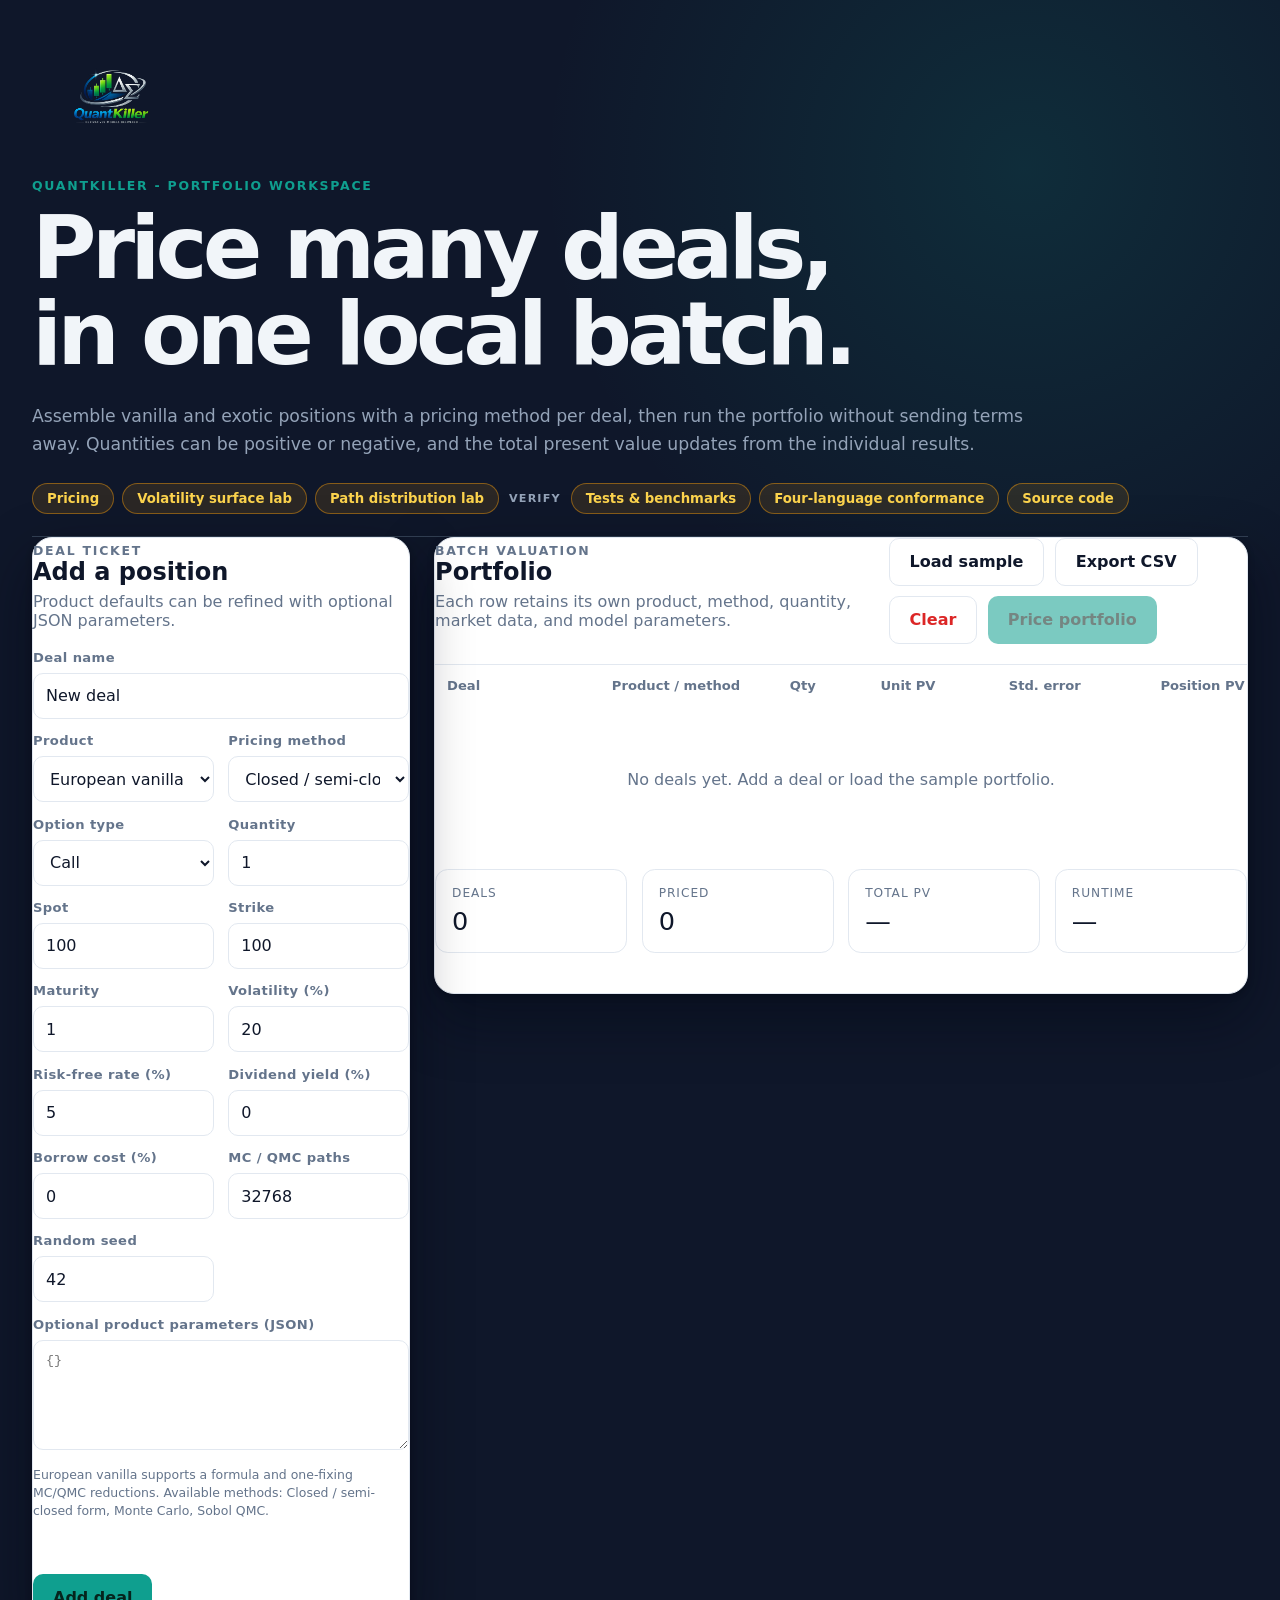
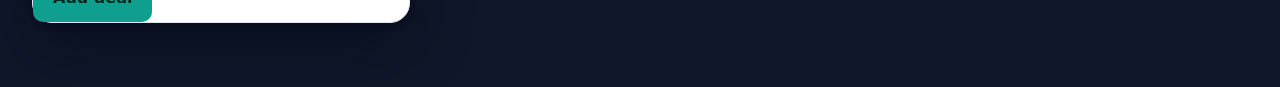
<file: web-lab/web/portfolio.html>
<!doctype html>
<html lang="en">
  <head>
    <meta charset="UTF-8">
    <meta name="viewport" content="width=device-width, initial-scale=1.0">
    <meta name="description" content="Build and price a portfolio of vanilla and exotic option deals locally in one batch.">
    <title>QuantKiller - Portfolio Batch Pricer</title>
    <link rel="stylesheet" href="styles.css?v=10">
    <link rel="stylesheet" href="exotics.css?v=3">
    <link rel="stylesheet" href="payoff-tests.css">
    <link rel="stylesheet" href="portfolio.css">
    <script src="exotic-pricer.js?v=18" defer></script>
    <script src="advanced-pricer.js?v=16" defer></script>
    <script src="portfolio.js?v=5" defer></script>
  </head>
  <body>
    <main class="page-shell portfolio-page">
      <a href="index.html"><img src="logo.png" alt="QuantKiller" class="site-logo"></a>
      <p class="eyebrow">QuantKiller - Portfolio Workspace</p>
      <h1>Price many deals,<br>in one local batch.</h1>
      <p class="intro">
        Assemble vanilla and exotic positions with a pricing method per deal, then run the portfolio
        without sending terms away. Quantities can be positive or negative, and the total present value
        updates from the individual results.
      </p>

      <nav class="lab-nav" aria-label="Pricing labs">
        <div class="nav-group">
          <a href="index.html">Pricing</a>
        <a href="volatility.html">Volatility surface lab</a>
        <a href="path-lab.html">Path distribution lab</a>
        </div>
        <div class="nav-group">
          <span class="nav-group-label">Verify</span>
        <a href="payoff-tests.html">Tests &amp; benchmarks</a>
        <a href="polyglot-conformance.html">Four-language conformance</a>
        <a href="code.html">Source code</a>
        </div>
      </nav>

      <div class="portfolio-layout">
        <section class="panel deal-editor" aria-labelledby="editor-title">
          <div class="editor-heading">
            <div>
              <p class="eyebrow">Deal ticket</p>
              <h2 id="editor-title">Add a position</h2>
              <p id="editor-note">Product defaults can be refined with optional JSON parameters.</p>
            </div>
          </div>

          <form id="deal-form">
            <div class="compact-grid">
              <div class="field field-wide">
                <label for="deal-name">Deal name</label>
                <input id="deal-name" name="dealName" value="New deal" required>
              </div>
              <div class="field">
                <label for="product">Product</label>
                <select id="product" name="product"></select>
              </div>
              <div class="field">
                <label for="method">Pricing method</label>
                <select id="method" name="method"></select>
              </div>
              <div class="field">
                <label for="option-type">Option type</label>
                <select id="option-type" name="optionType">
                  <option value="call">Call</option>
                  <option value="put">Put</option>
                </select>
              </div>
              <div class="field">
                <label for="quantity">Quantity</label>
                <input id="quantity" name="quantity" type="number" step="any" value="1" required>
              </div>
              <div class="field">
                <label for="spot">Spot</label>
                <input id="spot" name="spot" type="number" min="0.000001" step="any" value="100" required>
              </div>
              <div class="field">
                <label for="strike">Strike</label>
                <input id="strike" name="strike" type="number" min="0.000001" step="any" value="100" required>
              </div>
              <div class="field">
                <label for="maturity">Maturity</label>
                <input id="maturity" name="maturity" type="number" min="0.000001" step="any" value="1" required>
              </div>
              <div class="field">
                <label for="volatility">Volatility (%)</label>
                <input id="volatility" name="volatility" type="number" min="0.000001" step="any" value="20" required>
              </div>
              <div class="field">
                <label for="rate">Risk-free rate (%)</label>
                <input id="rate" name="rate" type="number" step="any" value="5" required>
              </div>
              <div class="field">
                <label for="dividend-yield">Dividend yield (%)</label>
                <input id="dividend-yield" name="dividendYield" type="number" step="any" value="0" required>
              </div>
              <div class="field">
                <label for="borrow">Borrow cost (%)</label>
                <input id="borrow" name="borrow" type="number" step="any" value="0" required>
              </div>
              <div class="field">
                <label for="paths">MC / QMC paths</label>
                <input id="paths" name="paths" type="number" min="100" max="500000" step="1" value="32768" required>
              </div>
              <div class="field">
                <label for="seed">Random seed</label>
                <input id="seed" name="seed" type="number" step="1" value="42" required>
              </div>
              <div class="field field-wide">
                <label for="overrides">Optional product parameters (JSON)</label>
                <textarea id="overrides" name="overrides" spellcheck="false" placeholder='{"barrier": 130, "barrierDirection": "up", "barrierStyle": "out"}'></textarea>
                <p id="method-help" class="method-note method-help"></p>
              </div>
            </div>
            <p id="form-error" class="error" role="alert"></p>
            <div class="editor-actions">
              <button id="save-deal" type="submit">Add deal</button>
              <button id="cancel-edit" class="button-secondary" type="button" hidden>Cancel edit</button>
            </div>
          </form>
        </section>

        <section class="panel portfolio-panel" aria-labelledby="portfolio-title">
          <div class="portfolio-heading">
            <div>
              <p class="eyebrow">Batch valuation</p>
              <h2 id="portfolio-title">Portfolio</h2>
              <p>Each row retains its own product, method, quantity, market data, and model parameters.</p>
            </div>
            <div class="portfolio-actions">
              <button id="load-sample" class="button-secondary" type="button">Load sample</button>
              <button id="export-csv" class="button-secondary" type="button">Export CSV</button>
              <button id="clear-portfolio" class="button-danger" type="button">Clear</button>
              <button id="price-portfolio" type="button">Price portfolio</button>
            </div>
          </div>

          <div class="table-wrap">
            <table class="benchmark-table portfolio-table">
              <thead>
                <tr>
                  <th>Deal</th>
                  <th>Product / method</th>
                  <th>Qty</th>
                  <th>Unit PV</th>
                  <th>Std. error</th>
                  <th>Position PV</th>
                  <th>Status</th>
                  <th>Actions</th>
                </tr>
              </thead>
              <tbody id="portfolio-body"></tbody>
            </table>
            <p id="portfolio-empty" class="portfolio-empty">No deals yet. Add a deal or load the sample portfolio.</p>
          </div>

          <dl class="portfolio-summary">
            <div><dt>Deals</dt><dd id="deal-count">0</dd></div>
            <div><dt>Priced</dt><dd id="priced-count">0</dd></div>
            <div><dt>Total PV</dt><dd id="portfolio-pv">—</dd></div>
            <div><dt>Runtime</dt><dd id="portfolio-runtime">—</dd></div>
          </dl>
          <p id="batch-status" class="batch-status" aria-live="polite"></p>
        </section>
      </div>
    </main>
  </body>
</html>
</file>
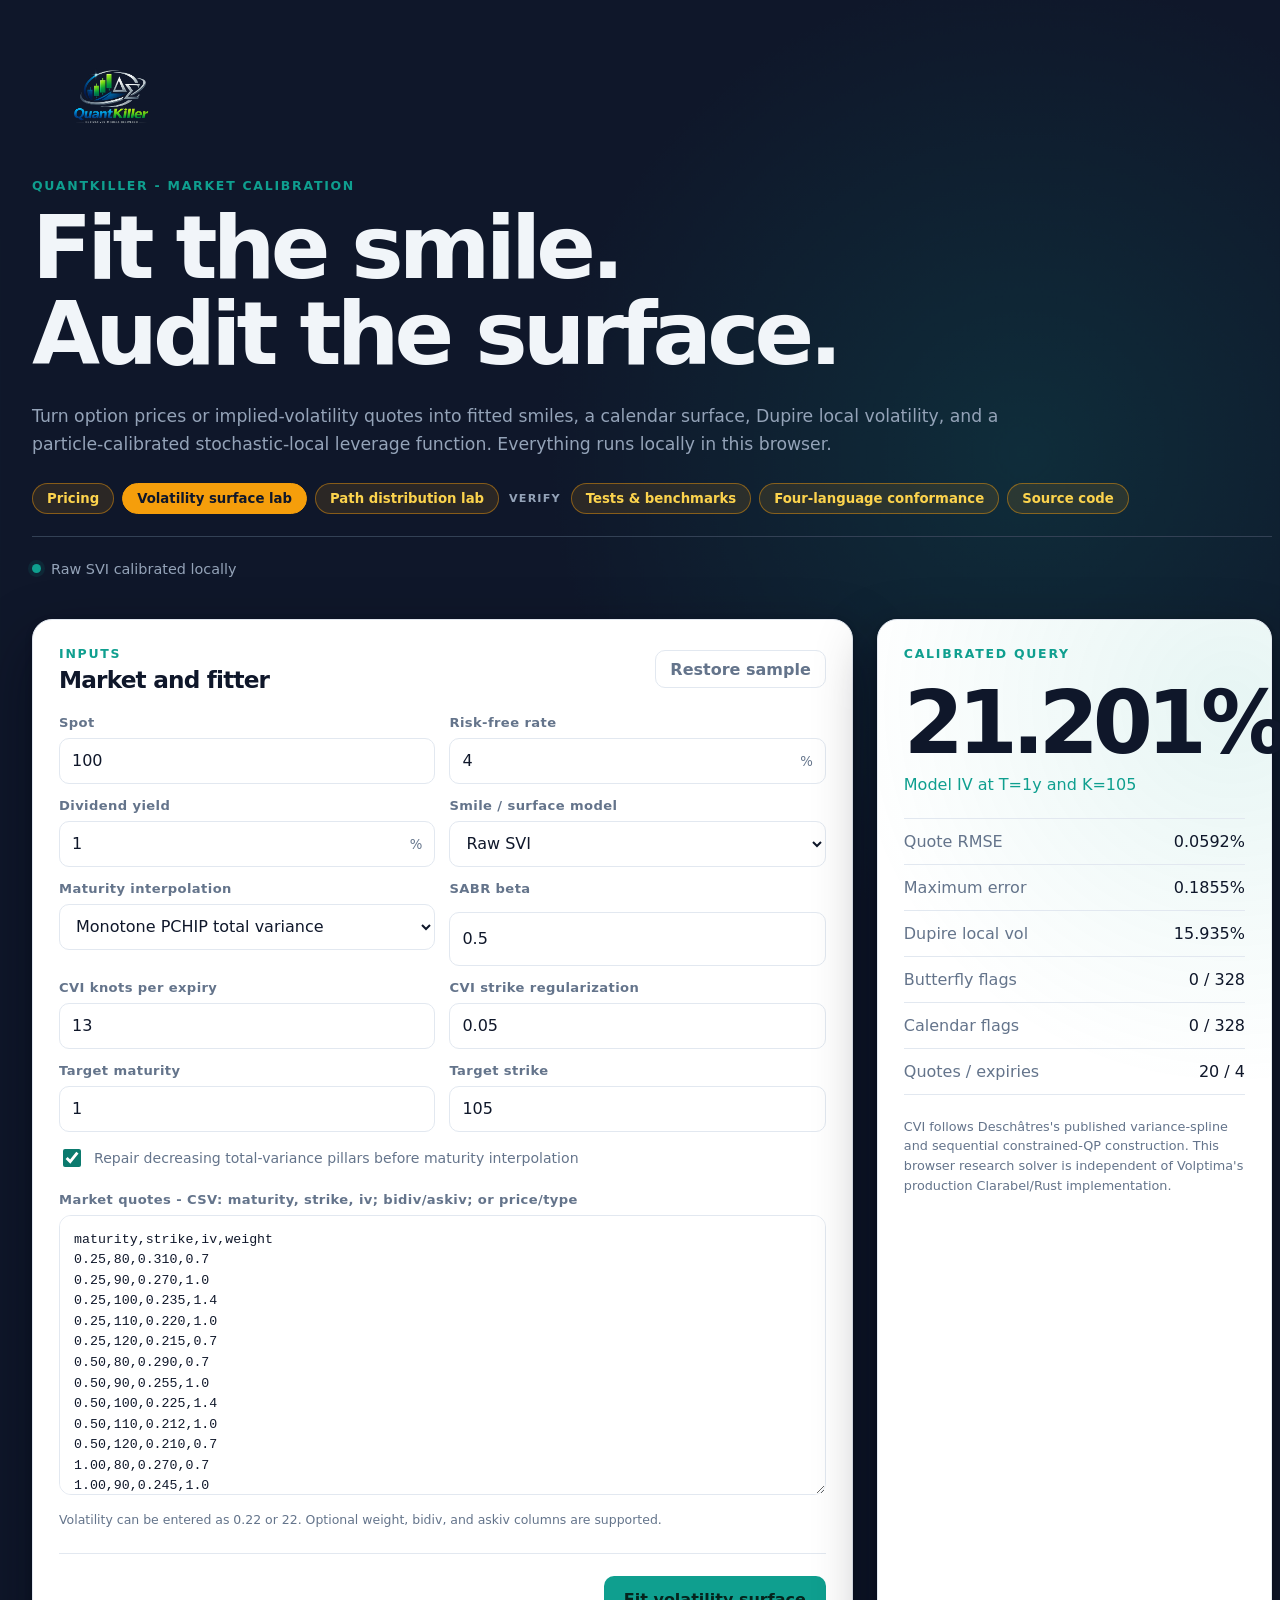
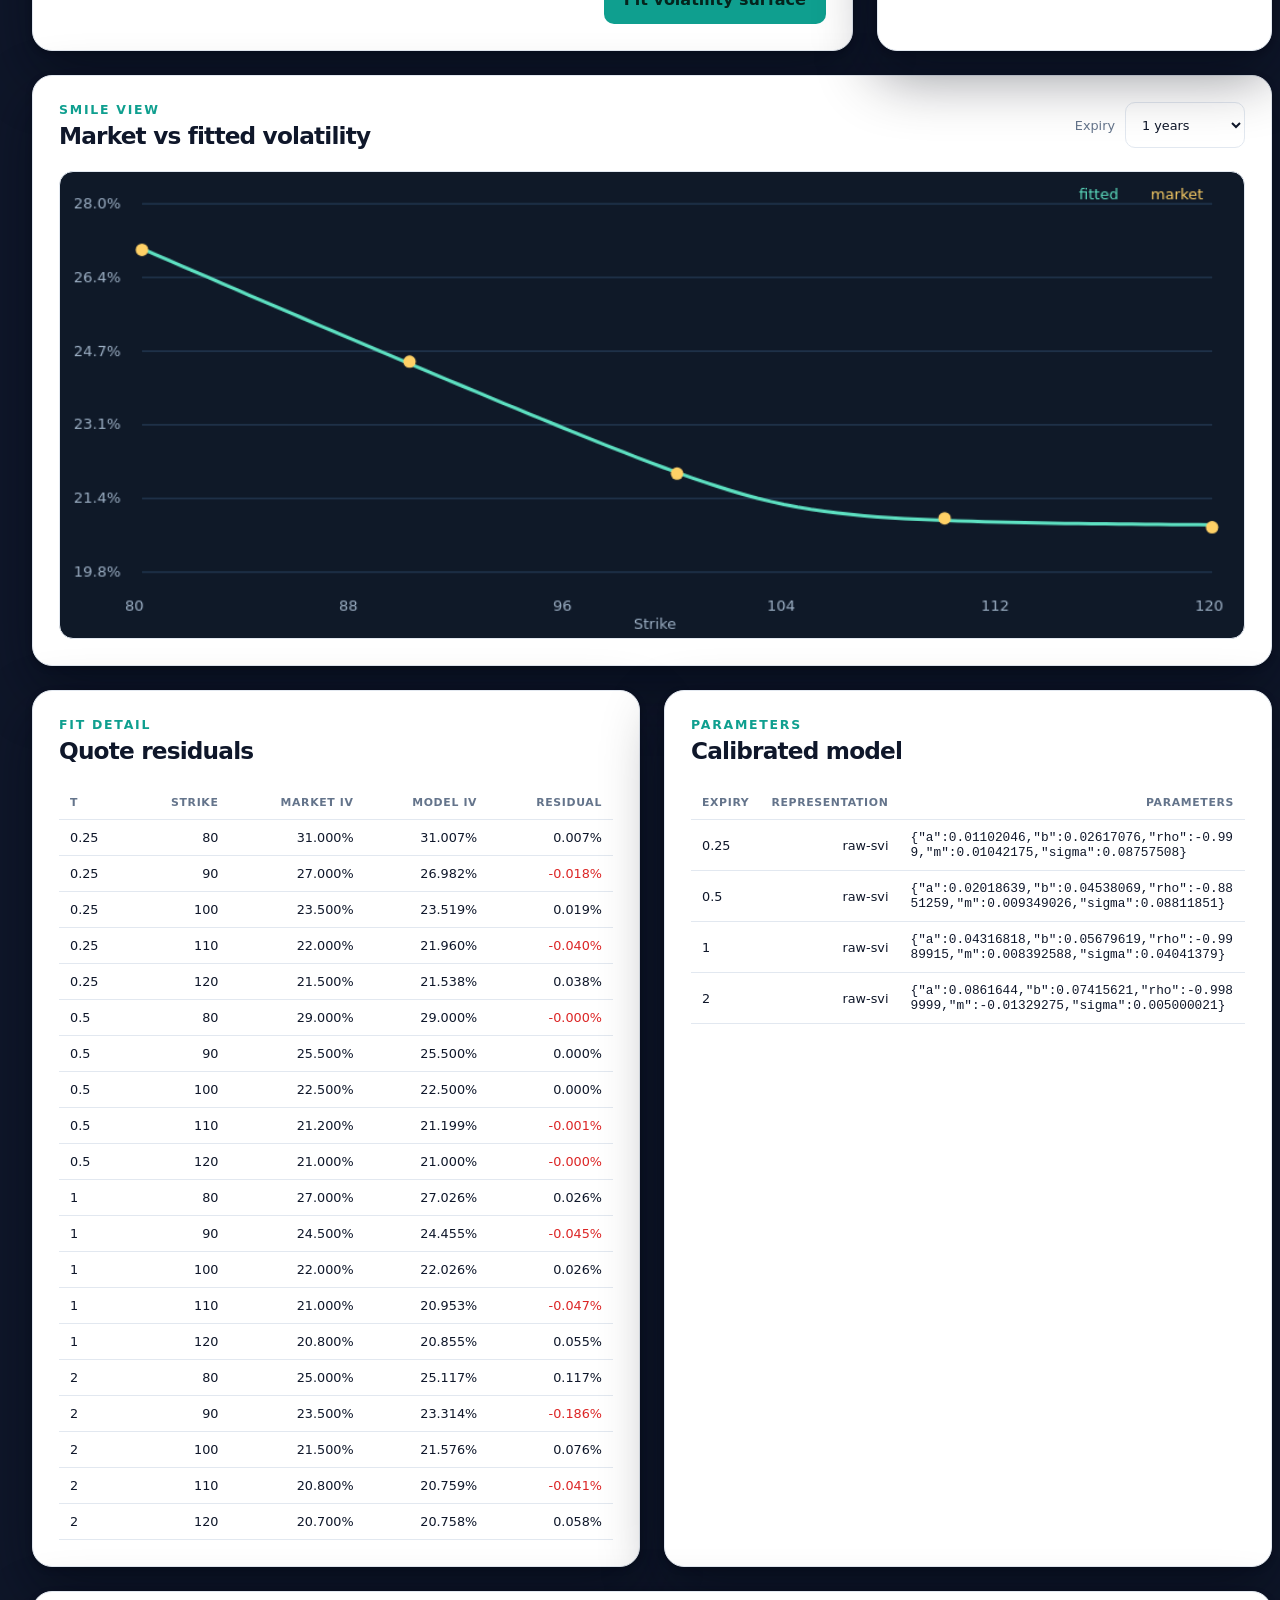
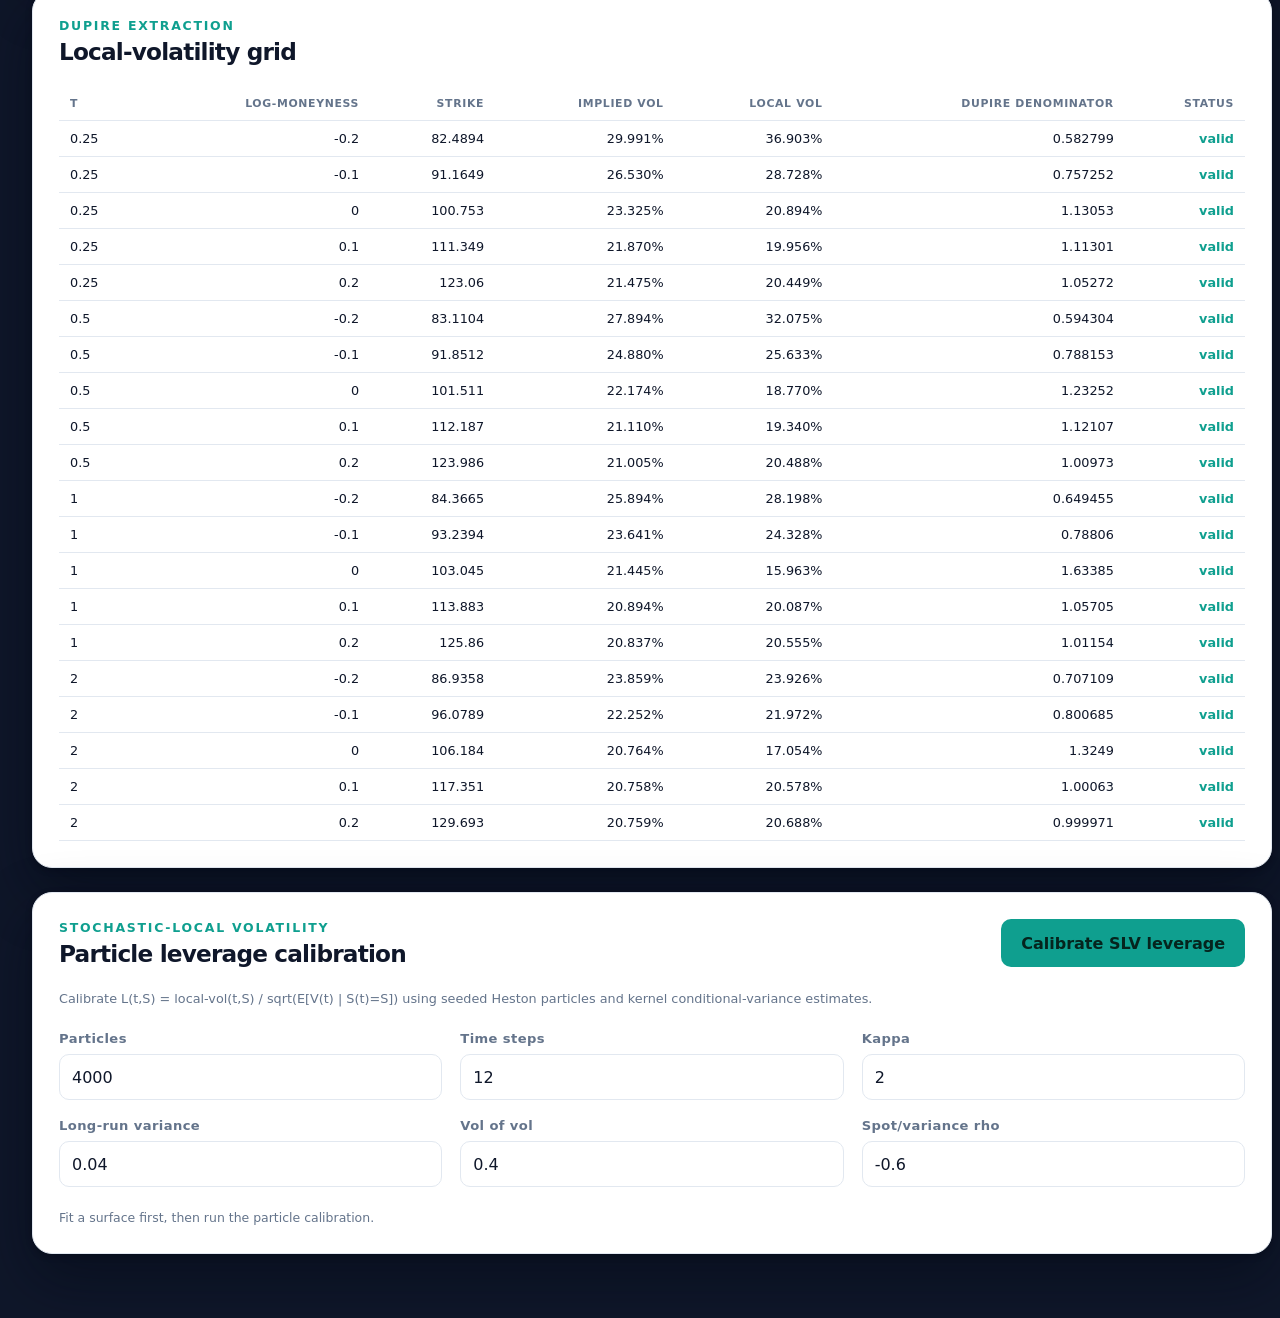
<file: web-lab/web/volatility.html>
<!doctype html>
<html lang="en">
  <head>
    <meta charset="UTF-8">
    <meta name="viewport" content="width=device-width, initial-scale=1.0">
    <meta name="description" content="Local implied-volatility inversion, SVI/SSVI, SABR, Vanna-Volga, constrained convex fitting, Dupire local-volatility, and SLV calibration lab.">
    <title>QuantKiller - Volatility Surface Lab</title>
    <link rel="stylesheet" href="styles.css?v=10">
    <link rel="stylesheet" href="exotics.css?v=3">
    <link rel="stylesheet" href="volatility.css">
    <script src="exotic-pricer.js?v=18" defer></script>
    <script src="volatility-models.js?v=3" defer></script>
    <script src="volatility-lab.js?v=3" defer></script>
  </head>
  <body>
    <main class="page-shell volatility-page">
      <a href="index.html"><img src="logo.png" alt="QuantKiller" class="site-logo"></a>
      <p class="eyebrow">QuantKiller - Market Calibration</p>
      <h1>Fit the smile.<br>Audit the surface.</h1>
      <p class="intro">
        Turn option prices or implied-volatility quotes into fitted smiles, a calendar surface,
        Dupire local volatility, and a particle-calibrated stochastic-local leverage function.
        Everything runs locally in this browser.
      </p>

      <nav class="lab-nav" aria-label="Pricing labs">
        <div class="nav-group">
          <a href="index.html">Pricing</a>
        <a href="volatility.html" aria-current="page">Volatility surface lab</a>
        <a href="path-lab.html">Path distribution lab</a>
        </div>
        <div class="nav-group">
          <span class="nav-group-label">Verify</span>
        <a href="payoff-tests.html">Tests &amp; benchmarks</a>
        <a href="polyglot-conformance.html">Four-language conformance</a>
        <a href="code.html">Source code</a>
        </div>
      </nav>

      <div class="engine-line">
        <span class="engine-dot" aria-hidden="true"></span>
        <span id="engine-status" data-state="ready">Local calibration engine ready</span>
      </div>

      <section class="vol-workspace" aria-label="Volatility surface calibration workspace">
        <form id="volatility-form" class="panel calibration-panel">
          <div class="panel-heading">
            <div><p class="eyebrow">Inputs</p><h2>Market and fitter</h2></div>
            <button id="restore-sample" type="button" class="secondary-button">Restore sample</button>
          </div>

          <div class="form-grid compact-grid">
            <div class="field">
              <label for="spot">Spot</label>
              <input id="spot" name="spot" type="number" value="100" min="0.0001" step="any" required>
            </div>
            <div class="field">
              <label for="rate">Risk-free rate</label>
              <div class="input-wrap"><input id="rate" name="rate" type="number" value="4" step="any"><span class="suffix">%</span></div>
            </div>
            <div class="field">
              <label for="dividendYield">Dividend yield</label>
              <div class="input-wrap"><input id="dividendYield" name="dividendYield" type="number" value="1" step="any"><span class="suffix">%</span></div>
            </div>
            <div class="field">
              <label for="fitMethod">Smile / surface model</label>
              <select id="fitMethod" name="fitMethod">
                <option value="raw-svi">Raw SVI</option>
                <option value="natural-svi">Natural SVI</option>
                <option value="svi-jw">SVI jump-wings</option>
                <option value="ssvi">Power-law SSVI</option>
                <option value="sabr">Hagan lognormal SABR</option>
                <option value="vanna-volga">Vanna-Volga</option>
                <option value="pchip-variance">PCHIP total variance</option>
                <option value="cvi">CVI convex variance spline (QP)</option>
                <option value="convex-call">Constrained convex call prices</option>
                <option value="dumas">Dumas polynomial surface</option>
              </select>
            </div>
            <div class="field">
              <label for="termMethod">Maturity interpolation</label>
              <select id="termMethod" name="termMethod" aria-describedby="term-method-help">
                <option value="pchip-total-variance">Monotone PCHIP total variance</option>
                <option value="linear-total-variance">Linear total variance</option>
                <option value="linear-volatility">Linear implied volatility</option>
              </select>
              <p id="term-method-help" class="method-note"></p>
            </div>
            <div class="field">
              <label for="sabrBeta">SABR beta</label>
              <input id="sabrBeta" name="sabrBeta" type="number" value="0.5" min="0" max="1" step="0.05">
            </div>
            <div class="field">
              <label for="cviKnots">CVI knots per expiry</label>
              <input id="cviKnots" name="cviKnots" type="number" value="13" min="5" max="21" step="2">
            </div>
            <div class="field">
              <label for="cviRegularization">CVI strike regularization</label>
              <input id="cviRegularization" name="cviRegularization" type="number" value="0.05" min="0" max="2" step="0.01">
            </div>
            <div class="field">
              <label for="targetMaturity">Target maturity</label>
              <input id="targetMaturity" name="targetMaturity" type="number" value="1" min="0.001" step="any">
            </div>
            <div class="field">
              <label for="targetStrike">Target strike</label>
              <input id="targetStrike" name="targetStrike" type="number" value="105" min="0.0001" step="any">
            </div>
            <label class="checkbox engine-field" for="repairCalendar">
              <input id="repairCalendar" name="repairCalendar" type="checkbox" checked>
              Repair decreasing total-variance pillars before maturity interpolation
            </label>
          </div>

          <div class="field quote-field">
            <label for="quotes">Market quotes - CSV: maturity, strike, iv; bidiv/askiv; or price/type</label>
            <textarea id="quotes" name="quotes" spellcheck="false" aria-describedby="quote-help"></textarea>
            <p id="quote-help" class="method-note">Volatility can be entered as 0.22 or 22. Optional weight, bidiv, and askiv columns are supported.</p>
          </div>

          <div class="form-footer">
            <p id="fit-error" class="error" role="alert"></p>
            <button id="fit-surface" type="submit">Fit volatility surface</button>
          </div>
        </form>

        <aside class="panel result-panel surface-summary" aria-live="polite">
          <p class="eyebrow">Calibrated query</p>
          <h2 id="target-volatility">-</h2>
          <p id="target-label" class="result-subtitle">Fit the sample surface to begin.</p>
          <dl class="surface-metrics">
            <div><dt>Quote RMSE</dt><dd id="fit-rmse">-</dd></div>
            <div><dt>Maximum error</dt><dd id="fit-max-error">-</dd></div>
            <div><dt>Dupire local vol</dt><dd id="target-local-vol">-</dd></div>
            <div><dt>Butterfly flags</dt><dd id="butterfly-count">-</dd></div>
            <div><dt>Calendar flags</dt><dd id="calendar-count">-</dd></div>
            <div><dt>Quotes / expiries</dt><dd id="surface-shape">-</dd></div>
          </dl>
          <p class="model-warning">
            CVI follows Deschâtres's published variance-spline and sequential constrained-QP construction.
            This browser research solver is independent of Volptima's production Clarabel/Rust implementation.
          </p>
        </aside>
      </section>

      <section id="surface-output" class="output-stack" hidden>
        <div class="panel chart-panel">
          <div class="panel-heading">
            <div><p class="eyebrow">Smile view</p><h2>Market vs fitted volatility</h2></div>
            <label class="chart-selector" for="chartMaturity">Expiry
              <select id="chartMaturity"></select>
            </label>
          </div>
          <canvas id="smile-chart" width="1040" height="410" role="img" aria-label="Market and fitted implied-volatility smile"></canvas>
        </div>

        <div class="output-grid">
          <section class="panel table-panel">
            <div class="panel-heading"><div><p class="eyebrow">Fit detail</p><h2>Quote residuals</h2></div></div>
            <div class="table-wrap"><table class="calibration-table">
              <thead><tr><th>T</th><th>Strike</th><th>Market IV</th><th>Model IV</th><th>Residual</th></tr></thead>
              <tbody id="fit-table-body"></tbody>
            </table></div>
          </section>
          <section class="panel table-panel">
            <div class="panel-heading"><div><p class="eyebrow">Parameters</p><h2>Calibrated model</h2></div></div>
            <div class="table-wrap"><table class="calibration-table">
              <thead><tr><th>Expiry</th><th>Representation</th><th>Parameters</th></tr></thead>
              <tbody id="parameter-table-body"></tbody>
            </table></div>
          </section>
        </div>

        <section class="panel table-panel">
          <div class="panel-heading"><div><p class="eyebrow">Dupire extraction</p><h2>Local-volatility grid</h2></div></div>
          <div class="table-wrap"><table class="calibration-table local-table">
            <thead><tr><th>T</th><th>Log-moneyness</th><th>Strike</th><th>Implied vol</th><th>Local vol</th><th>Dupire denominator</th><th>Status</th></tr></thead>
            <tbody id="local-vol-table-body"></tbody>
          </table></div>
        </section>

        <section class="panel slv-panel">
          <div class="panel-heading">
            <div><p class="eyebrow">Stochastic-local volatility</p><h2>Particle leverage calibration</h2></div>
            <button id="calibrate-slv" type="button">Calibrate SLV leverage</button>
          </div>
          <p class="section-copy">Calibrate L(t,S) = local-vol(t,S) / sqrt(E[V(t) | S(t)=S]) using seeded Heston particles and kernel conditional-variance estimates.</p>
          <div class="form-grid slv-controls">
            <div class="field"><label for="slvParticles">Particles</label><input id="slvParticles" type="number" value="4000" min="100" max="50000" step="100"></div>
            <div class="field"><label for="slvSteps">Time steps</label><input id="slvSteps" type="number" value="12" min="2" max="60" step="1"></div>
            <div class="field"><label for="hestonKappa">Kappa</label><input id="hestonKappa" type="number" value="2" min="0" step="any"></div>
            <div class="field"><label for="hestonTheta">Long-run variance</label><input id="hestonTheta" type="number" value="0.04" min="0.000001" step="any"></div>
            <div class="field"><label for="hestonVolOfVol">Vol of vol</label><input id="hestonVolOfVol" type="number" value="0.4" min="0" step="any"></div>
            <div class="field"><label for="hestonRho">Spot/variance rho</label><input id="hestonRho" type="number" value="-0.6" min="-1" max="1" step="any"></div>
          </div>
          <p id="slv-status" class="method-note">Fit a surface first, then run the particle calibration.</p>
          <div id="slv-output" class="table-wrap" hidden><table class="calibration-table">
            <thead><tr><th>Log-moneyness</th><th>Conditional vol</th><th>Leverage</th><th>Reproduced local vol</th></tr></thead>
            <tbody id="slv-table-body"></tbody>
          </table></div>
        </section>
      </section>
    </main>
  </body>
</html>
</file>
<file: web-lab/web/styles.css>
:root {
  /* "QuantKiller / Institutional" palette, navy-dominant: the page itself
     is navy (#0f172a) with light text; cards are white and re-scope the
     same variables to dark-on-light (see the card-scope block below), so
     every component works unchanged in either context. Teal is the action
     accent, amber the status/highlight color. */
  color-scheme: dark;
  --background: #0f172a;
  --surface: #16233a;
  --surface-raised: #1e2c44;
  --border: #334155;
  --text: #f1f5f9;
  --muted: #94a3b8;
  --accent: #0f9f8f;
  --accent-strong: #0b7a6e;
  --danger: #f87171;
  --working: #f59e0b;
  --working-rgb: 245, 158, 11;
  /* Canvas-drawn charts (app.js/path-lab.js/volatility-lab.js) still use
     hardcoded stroke/fill colors tuned for a dark backdrop -- they keep
     their own dedicated dark panel colors so they render identically
     whether the panel sits on the navy page or inside a white card. */
  --chart-surface: #0f1928;
  --chart-text: #e7edf5;
  --chart-muted: #93a7bd;
}

/* Cards float white on the navy page. Re-scoping the custom properties
   here (rather than restyling every descendant rule) flips everything
   inside a card -- inputs, labels, tables, dialogs, tooltips -- to
   dark-on-white automatically, since they all read these variables. */
.panel,
.instrument-panel,
.module-dialog {
  color-scheme: light;
  --background: #ffffff;
  --surface: #ffffff;
  --surface-raised: #f1f5f9;
  --border: #e2e8f0;
  --text: #0f172a;
  --muted: #64748b;
  --danger: #dc2626;
  color: var(--text);
}

* {
  box-sizing: border-box;
}

body {
  min-width: 320px;
  margin: 0;
  background:
    radial-gradient(circle at 80% 10%, rgba(15, 159, 143, 0.16), transparent 30rem),
    var(--background);
  color: var(--text);
  font-family: Inter, ui-sans-serif, system-ui, -apple-system, BlinkMacSystemFont, "Segoe UI", sans-serif;
}

button,
input,
select {
  font: inherit;
}

.page-shell {
  width: calc(100% - 64px);
  margin: 0 0 0 32px;
  padding: 48px 0 64px;
}

.site-logo {
  display: block;
  width: 168px;
  height: auto;
  margin: 0 0 18px;
}

.eyebrow {
  margin: 0 0 12px;
  color: var(--accent);
  font-size: 0.78rem;
  font-weight: 700;
  letter-spacing: 0.14em;
  text-transform: uppercase;
}

h1 {
  max-width: 1040px;
  margin: 0;
  font-size: clamp(2.4rem, 7vw, 5.5rem);
  font-weight: 650;
  letter-spacing: -0.055em;
  line-height: 0.98;
}

.intro {
  max-width: 1040px;
  margin: 24px 0 0;
  color: var(--muted);
  font-size: 1.08rem;
  line-height: 1.65;
}

.lab-nav {
  display: flex;
  flex-wrap: wrap;
  align-items: center;
  gap: 22px;
  margin-top: 28px;
  padding-bottom: 22px;
  border-bottom: 1px solid var(--border);
}

.nav-group {
  display: flex;
  flex-wrap: wrap;
  align-items: center;
  gap: 8px;
}

.nav-group-label {
  margin-right: 2px;
  color: var(--muted);
  font-size: 0.7rem;
  font-weight: 700;
  letter-spacing: 0.1em;
  text-transform: uppercase;
}

/* "Pricing" is a normal nav pill on every page (selected via
   aria-current on index.html itself); only "Verify" remains a plain
   .nav-group-label, since it has no landing page of its own. */

.lab-nav a {
  border: 1px solid rgba(var(--working-rgb), 0.45);
  border-radius: 999px;
  background: rgba(var(--working-rgb), 0.12);
  color: #fcd34d;
  text-decoration: none;
  padding: 7px 14px;
  font-size: 0.83rem;
  font-weight: 650;
  white-space: nowrap;
}

.lab-nav a:hover {
  border-color: rgba(var(--working-rgb), 0.75);
  background: rgba(var(--working-rgb), 0.22);
  color: #fde68a;
}

.lab-nav a[aria-current="page"] {
  border-color: var(--working);
  background: var(--working);
  color: #0f172a;
}

@media (max-width: 640px) {
  .lab-nav {
    gap: 16px;
  }
}

.engine-line {
  display: flex;
  align-items: center;
  gap: 10px;
  margin-top: 24px;
  color: var(--muted);
  font-size: 0.9rem;
}

.engine-line[hidden] {
  display: none;
}

.engine-dot {
  width: 9px;
  height: 9px;
  border-radius: 50%;
  background: var(--working);
  box-shadow: 0 0 0 4px rgba(245, 158, 11, 0.12);
}

.engine-line:has([data-state="ready"]) .engine-dot {
  background: var(--accent);
  box-shadow: 0 0 0 4px rgba(15, 159, 143, 0.12);
}

.engine-line:has([data-state="error"]) .engine-dot {
  background: var(--danger);
}

.panel-engine-line {
  margin-top: 0;
  margin-bottom: 14px;
  font-size: 0.82rem;
}

.workspace {
  display: grid;
  grid-template-columns: minmax(0, 1.35fr) minmax(280px, 0.65fr);
  gap: 24px;
  margin-top: 46px;
}

.workspace[hidden] {
  display: none;
}

.panel {
  border: 1px solid var(--border);
  border-radius: 20px;
  background: var(--surface);
  box-shadow: 0 2px 6px rgba(2, 6, 17, 0.3), 0 24px 60px rgba(2, 6, 17, 0.45);
}

.form-panel {
  padding: 26px;
}

.module-toolbar {
  display: flex;
  gap: 12px;
}

.module-trigger {
  flex: 1;
  min-height: 0;
  display: flex;
  flex-direction: column;
  align-items: flex-start;
  gap: 6px;
  border: 1px solid var(--border);
  border-radius: 12px;
  background: var(--surface-raised);
  color: var(--text);
  padding: 14px 16px;
  text-align: left;
  font-weight: 600;
  cursor: grab;
  transition: background-color 120ms ease, box-shadow 120ms ease, border-color 120ms ease;
}

.module-trigger:hover:not(:disabled) {
  border-color: var(--muted);
  background: rgba(100, 116, 139, 0.06);
}

.module-trigger:active {
  cursor: grabbing;
}

.module-trigger.drag-target {
  background: rgba(15, 159, 143, 0.08);
  box-shadow: 0 0 0 1.5px var(--accent) inset;
}

.module-trigger[hidden] {
  display: none;
}

.module-trigger-label {
  display: flex;
  align-items: center;
  gap: 8px;
  color: var(--muted);
  font-size: 0.72rem;
  font-weight: 700;
  letter-spacing: 0.1em;
  text-transform: uppercase;
}

.module-trigger-summary {
  font-size: 0.86rem;
  font-weight: 500;
  color: var(--text);
}

.module-drag-handle {
  color: var(--muted);
  font-size: 0.95rem;
  letter-spacing: 0;
  line-height: 1;
}

.result-trigger,
.result-trigger:active {
  cursor: pointer;
}

.module-dialog {
  border: 1px solid var(--border);
  border-radius: 16px;
  background: var(--surface-raised);
  color: var(--text);
  padding: 26px;
  width: min(480px, calc(100vw - 48px));
  max-height: calc(100vh - 64px);
  overflow-y: auto;
}

.result-dialog {
  width: min(720px, calc(100vw - 48px));
}

.module-dialog::backdrop {
  background: rgba(15, 23, 42, 0.72);
  backdrop-filter: blur(2px);
}

.module-dialog h3 {
  margin: 0 0 20px;
  font-size: 1.1rem;
}

.module-dialog .option-toggle {
  margin-bottom: 18px;
}

.module-dialog .checkbox {
  grid-column: 1 / -1;
}

.dialog-actions {
  display: flex;
  justify-content: flex-end;
  gap: 10px;
  margin-top: 22px;
  padding-top: 18px;
  border-top: 1px solid var(--border);
}

.dialog-cancel {
  background: none;
  border: 1px solid var(--border);
  color: var(--muted);
}

.dialog-cancel:hover {
  border-color: var(--muted);
  color: var(--text);
  background: none;
}

.option-toggle {
  display: flex;
  gap: 10px;
}

.option-toggle-choice {
  position: relative;
  flex: 1;
  display: grid;
  place-items: center;
  border: 1px solid var(--border);
  border-radius: 12px;
  padding: 16px;
  font-weight: 700;
  cursor: pointer;
}

.option-toggle-choice input {
  position: absolute;
  opacity: 0;
  width: 100%;
  height: 100%;
  margin: 0;
  cursor: pointer;
}

.option-toggle-choice:has(input:checked) {
  border-color: var(--accent);
  background: rgba(15, 159, 143, 0.1);
  color: var(--accent);
}

.option-toggle-choice:has(input:focus-visible) {
  outline: 2px solid var(--accent);
  outline-offset: 2px;
}

.form-grid {
  display: grid;
  grid-template-columns: repeat(2, minmax(0, 1fr));
  gap: 18px;
}

.form-grid[hidden] {
  display: none;
}

.dynamic-list-group {
  display: block;
  grid-column: 1 / -1;
}

.dynamic-list-group[hidden] {
  display: none;
}

.dynamic-list-label {
  margin: 0 0 8px;
  color: var(--muted);
  font-size: 0.8rem;
  font-weight: 650;
  letter-spacing: 0.03em;
}

.dynamic-list {
  display: flex;
  flex-direction: column;
  gap: 8px;
}

.dynamic-list-row {
  display: flex;
  align-items: center;
  gap: 8px;
}

.dynamic-list-row input {
  flex: 1;
}

.dynamic-list-remove {
  width: 28px;
  height: 28px;
  min-height: 0;
  flex-shrink: 0;
  display: grid;
  place-items: center;
  border-radius: 50%;
  background: var(--surface-raised);
  color: var(--muted);
  padding: 0;
  font-size: 1rem;
  line-height: 1;
}

.dynamic-list-remove:hover {
  background: rgba(220, 38, 38, 0.18);
  color: var(--danger);
}

.dynamic-list-add {
  margin-top: 10px;
  background: none;
  border: 1px dashed var(--border);
  color: var(--muted);
}

.dynamic-list-add:hover {
  border-color: var(--accent);
  color: var(--accent);
  background: none;
}

.dynamic-list-note {
  margin: 14px 0 0;
  color: var(--muted);
  font-size: 0.78rem;
  line-height: 1.5;
}

.basket-assets-group {
  display: block;
  margin-top: 18px;
}

.basket-assets-group[hidden] {
  display: none;
}

.basket-assets-list {
  display: flex;
  flex-direction: column;
  gap: 12px;
}

.basket-asset-row {
  display: grid;
  grid-template-columns: auto repeat(4, minmax(0, 1fr)) auto;
  align-items: end;
  gap: 10px;
  padding: 12px;
  border: 1px solid var(--border);
  border-radius: 12px;
  background: var(--surface);
}

.basket-asset-row .basket-asset-label {
  align-self: center;
  color: var(--muted);
  font-size: 0.82rem;
  font-weight: 700;
}

.basket-asset-row .field {
  margin: 0;
}

.basket-remove-asset {
  width: 28px;
  height: 28px;
  min-height: 0;
  align-self: center;
  display: grid;
  place-items: center;
  border-radius: 50%;
  background: var(--surface-raised);
  color: var(--muted);
  padding: 0;
  font-size: 1rem;
  line-height: 1;
}

.basket-remove-asset:hover {
  background: rgba(220, 38, 38, 0.18);
  color: var(--danger);
}

.basket-add-asset {
  margin-top: 12px;
  background: none;
  border: 1px dashed var(--border);
  color: var(--muted);
}

.basket-add-asset:hover {
  border-color: var(--accent);
  color: var(--accent);
  background: none;
}

.basket-assets-note {
  margin: 14px 0 0;
  color: var(--muted);
  font-size: 0.78rem;
  line-height: 1.5;
}

.field {
  display: grid;
  gap: 8px;
}

.field[hidden] {
  display: none;
}

.engine-field {
  grid-column: 1 / -1;
}

.field label,
.field-label {
  color: var(--muted);
  font-size: 0.82rem;
  font-weight: 650;
  letter-spacing: 0.03em;
}

.input-wrap {
  position: relative;
}

input,
select {
  width: 100%;
  min-height: 46px;
  border: 1px solid var(--border);
  border-radius: 10px;
  outline: none;
  background: var(--background);
  color: var(--text);
  padding: 10px 12px;
}

.input-wrap input {
  padding-right: 42px;
}

.suffix {
  position: absolute;
  top: 50%;
  right: 13px;
  transform: translateY(-50%);
  color: var(--muted);
  font-size: 0.83rem;
  pointer-events: none;
}

input:focus,
select:focus {
  border-color: var(--accent);
  box-shadow: 0 0 0 3px rgba(15, 159, 143, 0.12);
}

.form-footer {
  display: flex;
  align-items: center;
  justify-content: space-between;
  gap: 18px;
  margin-top: 24px;
  padding-top: 22px;
  border-top: 1px solid var(--border);
}

.form-footer button {
  margin-left: auto;
}

.checkbox {
  display: flex;
  align-items: center;
  gap: 10px;
  color: var(--muted);
  font-size: 0.88rem;
}

.checkbox[hidden] {
  display: none;
}

.checkbox input {
  width: 18px;
  min-height: 18px;
  accent-color: var(--accent-strong);
}

button {
  min-height: 48px;
  border: 0;
  border-radius: 10px;
  background: var(--accent);
  color: #05241d;
  padding: 0 20px;
  font-weight: 750;
  cursor: pointer;
}

button:hover:not(:disabled) {
  background: var(--accent-strong);
}

button:disabled {
  cursor: wait;
  opacity: 0.55;
}

.error {
  min-height: 1.4em;
  margin: 14px 0 0;
  color: var(--danger);
  font-size: 0.88rem;
}

.verify-links[hidden] {
  display: none;
}

.verify-links {
  display: flex;
  flex-wrap: wrap;
  align-items: center;
  gap: 10px;
  margin-top: 14px;
  padding-top: 14px;
  border-top: 1px solid var(--border);
  font-size: 0.82rem;
}

.verify-links-label {
  color: var(--muted);
  font-size: 0.72rem;
  font-weight: 700;
  letter-spacing: 0.08em;
  text-transform: uppercase;
}

.verify-links a {
  color: var(--accent);
  text-decoration: none;
}

.verify-links a:hover {
  color: var(--accent-strong);
  text-decoration: underline;
}

.result-panel {
  min-height: 100%;
  padding: 26px;
}

.result-panel h2 {
  margin: 0 0 24px;
  font-size: 0.86rem;
  letter-spacing: 0.08em;
  text-transform: uppercase;
}

.price {
  margin: 0;
  font-size: clamp(2.5rem, 7vw, 4.4rem);
  font-variant-numeric: tabular-nums;
  font-weight: 650;
  letter-spacing: -0.055em;
}

.standard-error {
  margin: 4px 0 30px;
  color: var(--accent);
  font-variant-numeric: tabular-nums;
}

.result-list {
  display: grid;
  gap: 16px;
  margin: 0;
}

.result-row {
  display: flex;
  justify-content: space-between;
  gap: 16px;
  padding-top: 16px;
  border-top: 1px solid var(--border);
}

.result-row[hidden] {
  display: none;
}

.result-row dt {
  color: var(--muted);
}

.result-row dd {
  margin: 0;
  text-align: right;
  font-variant-numeric: tabular-nums;
}

.result-placeholder {
  display: grid;
  min-height: 300px;
  place-items: center;
  color: var(--muted);
  text-align: center;
}

.result-panel:not([hidden]) + .result-placeholder {
  display: none;
}

.text-button {
  border: 0;
  background: none;
  color: var(--muted);
  padding: 0;
  min-height: 0;
  font-size: 0.82rem;
  font-weight: 650;
  text-decoration: underline;
  cursor: pointer;
}

.text-button:hover {
  color: var(--text);
  background: none;
}

.history-panel {
  margin-top: 24px;
  padding: 26px;
}

.history-heading {
  display: flex;
  align-items: start;
  justify-content: space-between;
  gap: 18px;
  margin-bottom: 16px;
}

.history-heading h2 {
  margin: 0;
  font-size: clamp(1.3rem, 2.6vw, 1.7rem);
  letter-spacing: -0.03em;
}

.history-empty {
  max-width: 60ch;
  margin: 0;
  color: var(--muted);
  font-size: 0.86rem;
  line-height: 1.6;
}

.history-list:not(:empty) + .history-empty,
.history-list:not(:empty) ~ .history-empty {
  display: none;
}

.history-list {
  display: flex;
  flex-wrap: wrap;
  gap: 10px;
}

.history-chip {
  position: relative;
  display: flex;
  align-items: center;
  gap: 6px;
  border: 1px solid var(--border);
  border-radius: 999px;
  background: var(--background);
  padding: 6px 8px 6px 12px;
  cursor: default;
}

.history-chip:hover,
.history-chip:focus-within {
  border-color: var(--accent);
}

.chip-price {
  font-variant-numeric: tabular-nums;
  font-weight: 700;
  font-size: 0.88rem;
  color: var(--text);
}

.chip-duplicate,
.chip-close {
  display: grid;
  place-items: center;
  width: 22px;
  height: 22px;
  min-height: 0;
  border: 0;
  border-radius: 50%;
  background: var(--surface-raised);
  color: var(--muted);
  padding: 0;
  font-size: 0.85rem;
  line-height: 1;
  cursor: pointer;
}

.chip-duplicate:hover {
  background: rgba(15, 159, 143, 0.18);
  color: var(--accent);
}

.chip-close:hover {
  background: rgba(220, 38, 38, 0.18);
  color: var(--danger);
}

.chip-tooltip {
  position: absolute;
  bottom: calc(100% + 10px);
  left: 50%;
  transform: translateX(-50%);
  z-index: 10;
  width: max-content;
  max-width: 280px;
  visibility: hidden;
  opacity: 0;
  transition: opacity 0.12s ease;
  border: 1px solid var(--border);
  border-radius: 12px;
  background: var(--surface-raised);
  box-shadow: 0 12px 30px rgba(0, 0, 0, 0.35);
  padding: 12px 14px;
  font-size: 0.78rem;
  line-height: 1.5;
  color: var(--muted);
  text-align: left;
}

.history-chip:hover .chip-tooltip,
.history-chip:focus-within .chip-tooltip {
  visibility: visible;
  opacity: 1;
}

.chip-tooltip dl {
  display: grid;
  grid-template-columns: auto auto;
  gap: 2px 10px;
  margin: 0;
}

.chip-tooltip dt {
  color: var(--muted);
}

.chip-tooltip dd {
  margin: 0;
  color: var(--text);
  text-align: right;
  font-variant-numeric: tabular-nums;
}

.chip-tooltip .tooltip-hint {
  margin: 8px 0 0;
  padding-top: 8px;
  border-top: 1px solid var(--border);
  color: var(--accent);
  font-size: 0.72rem;
  text-align: center;
}

.distribution-panel {
  margin-top: 24px;
  padding: 26px;
}

.distribution-heading {
  display: flex;
  align-items: end;
  justify-content: space-between;
  gap: 24px;
  margin-bottom: 24px;
}

.distribution-heading .eyebrow {
  margin-bottom: 6px;
}

.distribution-heading h2 {
  margin: 0;
  font-size: clamp(1.5rem, 3vw, 2.2rem);
  letter-spacing: -0.035em;
}

.distribution-heading > p {
  max-width: 360px;
  margin: 0;
  color: var(--muted);
  font-size: 0.86rem;
  line-height: 1.5;
  text-align: right;
}

.chart-grid {
  display: grid;
  grid-template-columns: repeat(3, minmax(0, 1fr));
  gap: 16px;
}

.chart-card {
  min-width: 0;
  margin: 0;
  border: 1px solid var(--border);
  border-radius: 14px;
  background: var(--chart-surface);
  color: var(--chart-text);
  padding: 16px;
}

.chart-card figcaption {
  margin-bottom: 12px;
  color: var(--chart-muted);
  font-size: 0.82rem;
  font-weight: 650;
}

.chart-card canvas {
  display: block;
  width: 100%;
  height: 220px;
}

@media (max-width: 760px) {
  .page-shell {
    padding-top: 32px;
  }

  .workspace {
    grid-template-columns: 1fr;
  }

  .result-panel {
    min-height: auto;
  }

  .chart-grid {
    grid-template-columns: 1fr;
  }

  .distribution-heading {
    align-items: start;
    flex-direction: column;
  }

  .distribution-heading > p {
    text-align: left;
  }
}

@media (max-width: 520px) {
  .form-grid {
    grid-template-columns: 1fr;
  }

  .form-footer {
    align-items: stretch;
    flex-direction: column;
  }

  button {
    width: 100%;
  }
}

/* ===================== Instrument panels (index.html) ===================== */

.instruments {
  margin-top: 46px;
}

.instruments-list {
  display: flex;
  flex-direction: column;
  gap: 20px;
}

.instrument-panel {
  border: 1px solid var(--border);
  border-radius: 20px;
  background: var(--surface);
  box-shadow: 0 2px 6px rgba(2, 6, 17, 0.3), 0 24px 60px rgba(2, 6, 17, 0.45);
  padding: 18px 26px;
}

.instrument-panel-head {
  display: flex;
  align-items: center;
  justify-content: space-between;
  margin-bottom: 4px;
}

.instrument-head-actions {
  display: flex;
  align-items: center;
  gap: 10px;
}

.instrument-panel-head .price-button {
  min-height: 32px;
  padding: 0 16px;
  font-size: 0.86rem;
}

.engine-select {
  width: auto;
  min-height: 32px;
  padding: 0 28px 0 12px;
  font-size: 0.86rem;
  border-radius: 8px;
}

.instrument-eyebrow {
  margin: 0;
  color: var(--muted);
  font-size: 0.72rem;
  font-weight: 700;
  letter-spacing: 0.1em;
  text-transform: uppercase;
}

.instrument-remove {
  width: 28px;
  height: 28px;
  min-height: 0;
  display: grid;
  place-items: center;
  border-radius: 50%;
  background: var(--surface-raised);
  color: var(--muted);
  padding: 0;
  font-size: 1rem;
  line-height: 1;
}

.instrument-remove:hover {
  background: rgba(220, 38, 38, 0.18);
  color: var(--danger);
}

.add-instrument-button {
  display: flex;
  flex-direction: row;
  align-items: center;
  justify-content: center;
  gap: 8px;
  min-height: 72px;
  border: 1.5px dashed var(--border);
  border-radius: 20px;
  background: transparent;
  color: var(--muted);
  font-weight: 700;
}

.add-instrument-button:hover:not(:disabled) {
  border-color: var(--accent);
  color: var(--accent);
  background: rgba(15, 159, 143, 0.06);
}

.add-instrument-plus {
  font-size: 1.5rem;
  line-height: 1;
  font-weight: 400;
}

.instrument-panel .result-panel {
  min-height: auto;
  max-width: 900px;
}

.instrument-panel .result-list {
  grid-template-columns: repeat(2, minmax(0, 1fr));
  column-gap: 32px;
}

.instrument-panel .distribution-panel {
  margin-top: 22px;
  padding: 22px 0 0;
  border-top: 1px solid var(--border);
}

@media (max-width: 640px) {
  .module-toolbar {
    flex-direction: column;
  }

  .instrument-panel .result-list {
    grid-template-columns: 1fr;
  }
}
</file>
<file: web-lab/web/exotics.css>
.lab-nav {
  display: flex;
  flex-wrap: wrap;
  gap: 10px;
  margin-top: 24px;
}

.product-note {
  grid-column: 1 / -1;
  margin: 0;
  border-left: 3px solid var(--accent);
  color: var(--muted);
  padding: 4px 0 4px 13px;
  font-size: 0.86rem;
  line-height: 1.55;
}

.method-note {
  margin: 8px 0 0;
  color: var(--muted);
  font-size: 0.78rem;
  line-height: 1.45;
}

.section-title {
  grid-column: 1 / -1;
  margin: 8px 0 -4px;
  padding-top: 15px;
  border-top: 1px solid var(--border);
  color: var(--text);
  font-size: 0.76rem;
  font-weight: 800;
  letter-spacing: 0.12em;
  text-transform: uppercase;
}

.checkbox-field {
  align-content: end;
  min-height: 68px;
}

.checkbox-field .checkbox {
  min-height: 46px;
  padding: 0 4px;
}

.secondary-button {
  border: 1px solid var(--border);
  background: transparent;
  color: var(--text);
}

.secondary-button:hover:not(:disabled) {
  border-color: var(--accent);
  background: rgba(15, 159, 143, 0.08);
}

.action-group {
  display: flex;
  flex-wrap: wrap;
  justify-content: flex-end;
  gap: 10px;
  margin-left: auto;
}

.benchmark-panel {
  margin-top: 24px;
  padding: 26px;
  overflow: hidden;
}

.benchmark-heading {
  display: flex;
  align-items: end;
  justify-content: space-between;
  gap: 24px;
  margin-bottom: 20px;
}

.benchmark-heading h2 {
  margin: 0;
  font-size: clamp(1.4rem, 3vw, 2rem);
  letter-spacing: -0.035em;
}

.benchmark-heading p {
  max-width: 500px;
  margin: 0;
  color: var(--muted);
  font-size: 0.84rem;
  line-height: 1.5;
  text-align: right;
}

.table-wrap {
  overflow-x: auto;
}

.benchmark-table {
  width: 100%;
  border-collapse: collapse;
  font-size: 0.82rem;
}

.benchmark-table th,
.benchmark-table td {
  border-top: 1px solid var(--border);
  padding: 13px 12px;
  text-align: right;
  white-space: nowrap;
}

.benchmark-table th:first-child,
.benchmark-table td:first-child,
.benchmark-table th:last-child,
.benchmark-table td:last-child {
  text-align: left;
}

.benchmark-table th {
  color: var(--muted);
  font-weight: 700;
}

.benchmark-table td:last-child {
  min-width: 300px;
  color: var(--muted);
  white-space: normal;
}

.pass-badge {
  display: inline-block;
  border-radius: 999px;
  background: rgba(15, 159, 143, 0.12);
  color: var(--accent);
  padding: 4px 8px;
  font-weight: 800;
}

.pass-badge.fail {
  background: rgba(220, 38, 38, 0.12);
  color: var(--danger);
}

.mono {
  font-variant-numeric: tabular-nums;
}

@media (max-width: 760px) {
  .benchmark-heading {
    align-items: start;
    flex-direction: column;
  }

  .benchmark-heading p {
    text-align: left;
  }
}

@media (max-width: 520px) {
  .action-group {
    width: 100%;
    margin-left: 0;
  }

  .action-group button {
    flex: 1;
  }
}
</file>
<file: web-lab/web/code.css>
.code-workspace {
  display: grid;
  grid-template-columns: minmax(220px, 0.32fr) minmax(0, 1fr);
  gap: 24px;
  margin-top: 46px;
  align-items: start;
}

.code-model-list {
  padding: 22px;
  position: sticky;
  top: 24px;
}

.code-model-list .field-label {
  margin: 0 0 14px;
}

#model-list {
  display: grid;
  gap: 6px;
}

.model-item {
  display: block;
  width: 100%;
  border: 1px solid transparent;
  border-radius: 10px;
  background: transparent;
  color: var(--muted);
  text-align: left;
  padding: 10px 12px;
  font-size: 0.92rem;
  font-weight: 600;
  cursor: pointer;
}

.model-item:hover {
  border-color: var(--border);
  color: var(--text);
}

.model-item[aria-current="true"] {
  border-color: var(--accent);
  background: rgba(15, 159, 143, 0.1);
  color: var(--text);
}

.code-panel {
  min-width: 0;
  padding: 26px;
}

.code-panel-head {
  display: flex;
  flex-wrap: wrap;
  align-items: start;
  justify-content: space-between;
  gap: 18px;
}

.code-panel-head h2 {
  margin: 0 0 6px;
  font-size: clamp(1.3rem, 2.6vw, 1.7rem);
  letter-spacing: -0.03em;
}

.code-description {
  max-width: 46ch;
  margin: 0;
  color: var(--muted);
  font-size: 0.86rem;
  line-height: 1.55;
}

.code-lang-tabs {
  display: flex;
  gap: 6px;
  flex-wrap: wrap;
}

.lang-tab {
  flex: 0 0 auto;
  width: auto;
  border: 1px solid var(--border);
  border-radius: 999px;
  background: var(--background);
  color: var(--muted);
  padding: 7px 16px;
  font-size: 0.82rem;
  font-weight: 700;
  cursor: pointer;
}

.lang-tab[aria-selected="true"] {
  border-color: var(--accent);
  background: rgba(15, 159, 143, 0.14);
  color: var(--text);
}

.lang-tab:not([aria-selected="true"]):hover {
  color: var(--text);
  border-color: var(--muted);
}

.code-path-row {
  display: flex;
  align-items: center;
  justify-content: space-between;
  gap: 12px;
  margin-top: 18px;
  padding: 10px 14px;
  border: 1px solid var(--border);
  border-radius: 10px;
  background: var(--background);
}

.code-path-row code {
  flex: 1 1 auto;
  min-width: 0;
  color: var(--muted);
  font-size: 0.8rem;
  overflow-wrap: break-word;
}

.code-path-row button {
  flex: 0 0 auto;
  width: auto;
  min-width: 0;
  min-height: 34px;
  padding: 0 14px;
  font-size: 0.8rem;
}

.code-block {
  max-height: 65vh;
  margin: 16px 0 0;
  overflow: auto;
  border: 1px solid var(--border);
  border-radius: 14px;
  background: var(--background);
  padding: 20px;
}

.code-block code {
  display: block;
  color: var(--text);
  font: 0.86rem/1.6 ui-monospace, "Cascadia Code", "Fira Code", Consolas, monospace;
  white-space: pre;
  tab-size: 4;
}

.tok-kw { color: var(--accent); font-weight: 650; }
.tok-str { color: var(--working); }
.tok-com { color: var(--muted); font-style: italic; }
.tok-num { color: #6d4fd1; }
.tok-pre { color: var(--danger); }
.tok-macro { color: var(--accent-strong); }

.code-footnote {
  max-width: 760px;
  margin: 28px 0 0;
  color: var(--muted);
  font-size: 0.84rem;
  line-height: 1.6;
}

.code-footnote code {
  color: var(--text);
  font-size: 0.82em;
}

.code-footnote a {
  color: var(--accent);
}

@media (max-width: 760px) {
  .code-workspace {
    grid-template-columns: 1fr;
  }

  .code-model-list {
    position: static;
  }
}
</file>
<file: web-lab/web/path-lab.css>
.path-page {
  width: min(1320px, calc(100% - 32px));
}

.path-workspace {
  display: grid;
  grid-template-columns: minmax(340px, 0.72fr) minmax(520px, 1.28fr);
  gap: 24px;
  align-items: start;
  margin-top: 46px;
}

.path-workspace .form-panel {
  position: sticky;
  top: 18px;
  max-height: calc(100vh - 36px);
  overflow-y: auto;
  scrollbar-color: var(--border) transparent;
}

.run-limit {
  margin: 0;
  color: var(--muted);
  font-size: 0.76rem;
  line-height: 1.4;
}

.analysis-panel {
  min-height: 720px;
  padding: 26px;
}

.empty-analysis {
  min-height: 660px;
  display: grid;
  place-items: center;
  padding: 40px;
  color: var(--muted);
  text-align: center;
  line-height: 1.6;
}

.analysis-header,
.chart-heading {
  display: flex;
  align-items: flex-start;
  justify-content: space-between;
  gap: 20px;
}

.analysis-header h2 {
  margin: 3px 0 0;
  font-size: clamp(1.45rem, 3vw, 2.2rem);
  letter-spacing: -0.035em;
}

.analysis-header .secondary-button {
  flex: 0 0 auto;
  min-height: 40px;
}

.inspection-controls {
  display: grid;
  grid-template-columns: repeat(3, minmax(0, 1fr));
  gap: 16px;
  margin-top: 28px;
  padding-top: 22px;
  border-top: 1px solid var(--border);
}

.step-field {
  grid-column: 1 / -1;
}

.step-field input[type="range"] {
  min-height: 28px;
  padding: 0;
  border: 0;
  background: transparent;
  box-shadow: none;
  accent-color: var(--accent);
}

.range-labels {
  display: flex;
  justify-content: space-between;
  color: var(--muted);
  font-size: 0.72rem;
}

.distribution-stats {
  display: grid;
  grid-template-columns: repeat(4, minmax(0, 1fr));
  gap: 1px;
  margin: 24px 0;
  overflow: hidden;
  border: 1px solid var(--border);
  border-radius: 14px;
  background: var(--border);
}

.distribution-stats div {
  min-width: 0;
  padding: 15px;
  background: var(--surface);
}

.distribution-stats dt {
  min-height: 2.5em;
  color: var(--muted);
  font-size: 0.71rem;
  line-height: 1.3;
}

.distribution-stats dd {
  margin: 7px 0 0;
  overflow: hidden;
  color: var(--text);
  font-size: 1rem;
  font-variant-numeric: tabular-nums;
  text-overflow: ellipsis;
}

.chart-card {
  margin-top: 18px;
  padding: 20px;
  border: 1px solid var(--border);
  border-radius: 14px;
  background: var(--chart-surface);
  color: var(--chart-text);
}

.chart-heading {
  align-items: baseline;
  margin-bottom: 14px;
}

.chart-heading h3 {
  margin: 0;
  font-size: 0.9rem;
}

.chart-heading p {
  margin: 0;
  color: var(--chart-muted);
  font-size: 0.72rem;
  text-align: right;
}

.chart-card canvas {
  display: block;
  width: 100%;
  height: auto;
  min-height: 220px;
}

@media (max-width: 1080px) {
  .path-workspace {
    grid-template-columns: 1fr;
  }

  .path-workspace .form-panel {
    position: static;
    max-height: none;
  }
}

@media (max-width: 720px) {
  .inspection-controls {
    grid-template-columns: 1fr;
  }

  .distribution-stats {
    grid-template-columns: repeat(2, minmax(0, 1fr));
  }

  .analysis-header,
  .chart-heading {
    align-items: stretch;
    flex-direction: column;
  }

  .chart-heading p {
    text-align: left;
  }
}

@media (max-width: 520px) {
  .distribution-stats {
    grid-template-columns: 1fr;
  }
}
</file>
<file: web-lab/web/payoff-tests.css>
.payoff-page {
  padding-bottom: 80px;
}

.test-summary {
  display: flex;
  align-items: center;
  justify-content: space-between;
  gap: 32px;
  margin-top: 28px;
  padding: 28px;
  border-color: rgba(15, 159, 143, 0.45);
  background:
    radial-gradient(circle at 92% 20%, rgba(15, 159, 143, 0.13), transparent 34%),
    var(--surface);
}

.test-summary h2 {
  margin: 2px 0 8px;
  font-size: clamp(1.45rem, 3vw, 2.15rem);
  letter-spacing: -0.035em;
}

.summary-note {
  max-width: 680px;
  margin: 0;
  color: var(--muted);
  font-size: 0.9rem;
  line-height: 1.55;
}

.summary-metrics {
  display: grid;
  grid-template-columns: repeat(3, minmax(80px, 1fr));
  gap: 10px;
  min-width: 340px;
  margin: 0;
}

.summary-metrics div {
  border: 1px solid var(--border);
  border-radius: 14px;
  padding: 14px 16px;
  background: var(--surface-raised);
}

.summary-metrics dt {
  color: var(--muted);
  font-size: 0.72rem;
  font-weight: 700;
  text-transform: uppercase;
  letter-spacing: 0.08em;
}

.summary-metrics dd {
  margin: 5px 0 0;
  color: var(--accent);
  font-size: 1.65rem;
  font-weight: 800;
  font-variant-numeric: tabular-nums;
}

html[data-test-state="failed"] .test-summary {
  border-color: rgba(220, 38, 38, 0.6);
}

html[data-test-state="failed"] .summary-metrics dd {
  color: var(--danger);
}

.payoff-index {
  display: flex;
  flex-wrap: wrap;
  gap: 8px;
  margin: 24px 0;
}

.payoff-index a {
  border: 1px solid var(--border);
  border-radius: 9px;
  color: var(--muted);
  padding: 7px 10px;
  font-size: 0.75rem;
  font-weight: 700;
  text-decoration: none;
}

.payoff-index a:hover,
.payoff-index a:focus-visible {
  border-color: var(--accent);
  color: var(--accent);
}

.payoff-report {
  display: grid;
  gap: 20px;
}

.payoff-card {
  padding: 0;
  overflow: hidden;
  scroll-margin-top: 18px;
}

.payoff-heading {
  display: flex;
  align-items: center;
  justify-content: space-between;
  gap: 22px;
  padding: 24px 26px 18px;
}

.payoff-title-wrap {
  display: flex;
  align-items: center;
  gap: 16px;
}

.payoff-number {
  display: grid;
  place-items: center;
  width: 42px;
  height: 42px;
  border: 1px solid var(--accent);
  border-radius: 50%;
  color: var(--accent);
  font-size: 0.8rem;
  font-weight: 800;
  font-variant-numeric: tabular-nums;
}

.payoff-heading h2 {
  margin: 2px 0 0;
  font-size: clamp(1.2rem, 2.5vw, 1.65rem);
  letter-spacing: -0.025em;
}

.group-status {
  flex: 0 0 auto;
  border-radius: 999px;
  background: rgba(15, 159, 143, 0.12);
  color: var(--accent);
  padding: 7px 11px;
  font-size: 0.75rem;
  font-weight: 800;
}

.group-status.fail {
  background: rgba(220, 38, 38, 0.12);
  color: var(--danger);
}

.payoff-definition {
  display: grid;
  grid-template-columns: minmax(260px, 1.1fr) minmax(240px, 0.9fr);
  gap: 24px;
  margin: 0 26px 18px;
  border: 1px solid var(--border);
  border-radius: 12px;
  padding: 15px 17px;
  background: var(--surface-raised);
}

.payoff-formula,
.payoff-description {
  margin: 0;
  color: var(--muted);
  font-size: 0.8rem;
  line-height: 1.55;
}

.payoff-formula code {
  color: var(--text);
  font-family: inherit;
}

.definition-label {
  display: block;
  margin-bottom: 3px;
  color: var(--accent);
  font-size: 0.68rem;
  font-weight: 800;
  letter-spacing: 0.08em;
  text-transform: uppercase;
}

.payoff-table th,
.payoff-table td {
  vertical-align: top;
}

.payoff-table th:first-child,
.payoff-table td:first-child,
.payoff-table th:nth-child(2),
.payoff-table td:nth-child(2),
.payoff-table th:last-child,
.payoff-table td:last-child {
  text-align: left;
}

.payoff-table th:nth-child(3),
.payoff-table td:nth-child(3),
.payoff-table th:nth-child(4),
.payoff-table td:nth-child(4) {
  text-align: right;
}

.payoff-table td:first-child {
  min-width: 205px;
  color: var(--text);
  font-weight: 700;
  white-space: normal;
}

.payoff-table td:nth-child(2) {
  min-width: 330px;
  white-space: normal;
}

.payoff-table td:last-child {
  min-width: 330px;
}

.input-code {
  color: var(--muted);
  font-family: ui-monospace, SFMono-Regular, Consolas, monospace;
  font-size: 0.74rem;
  line-height: 1.5;
  overflow-wrap: anywhere;
}

.numeric-cell,
.status-cell {
  font-variant-numeric: tabular-nums;
}

.report-error {
  margin-top: 18px;
}

.noscript-note {
  margin-top: 20px;
  padding: 20px;
  color: var(--danger);
}

@media (max-width: 820px) {
  .test-summary {
    align-items: stretch;
    flex-direction: column;
  }

  .summary-metrics {
    min-width: 0;
  }

  .payoff-definition {
    grid-template-columns: 1fr;
    gap: 10px;
  }
}

@media (max-width: 560px) {
  .summary-metrics {
    grid-template-columns: 1fr;
  }

  .payoff-heading {
    align-items: flex-start;
    flex-direction: column;
  }

  .payoff-definition {
    margin-inline: 18px;
  }
}
</file>
<file: web-lab/web/polyglot-conformance.css>
.conformance-page {
  max-width: 1500px;
}

.engine-load-status {
  display: flex;
  flex-wrap: wrap;
  gap: 0.75rem;
  margin: 1.25rem 0 2rem;
  padding: 0;
  list-style: none;
}

.engine-load-status li {
  border: 1px solid var(--border);
  border-radius: 999px;
  padding: 0.45rem 0.8rem;
  color: var(--muted);
}

.engine-load-status li::before {
  content: "";
  display: inline-block;
  width: 0.5rem;
  height: 0.5rem;
  margin-right: 0.5rem;
  border-radius: 50%;
  background: var(--working);
}

.engine-load-status li[data-state="ready"]::before {
  background: var(--accent);
}

.engine-load-status li[data-state="error"]::before {
  background: var(--danger);
}

.conformance-panel {
  padding: 0;
  overflow: hidden;
}

.conformance-panel .table-wrap {
  margin: 0;
}

.conformance-panel table {
  min-width: 1180px;
}

.precision-note {
  margin-top: 1rem;
  color: var(--muted);
  line-height: 1.65;
}
</file>
<file: web-lab/web/portfolio.css>
.portfolio-page {
  max-width: 1500px;
}

.portfolio-layout {
  display: grid;
  grid-template-columns: minmax(320px, 0.72fr) minmax(660px, 1.55fr);
  gap: 1.5rem;
  align-items: start;
}

.deal-editor {
  position: sticky;
  top: 1.25rem;
}

.deal-editor h2,
.portfolio-panel h2 {
  margin: 0;
}

.editor-heading,
.portfolio-heading {
  display: flex;
  justify-content: space-between;
  gap: 1rem;
  align-items: start;
  margin-bottom: 1.25rem;
}

.editor-heading p,
.portfolio-heading p {
  margin: 0.35rem 0 0;
  color: var(--muted);
}

.compact-grid {
  display: grid;
  grid-template-columns: repeat(2, minmax(0, 1fr));
  gap: 0.9rem;
}

.compact-grid .field-wide {
  grid-column: 1 / -1;
}

.deal-editor textarea {
  width: 100%;
  min-height: 110px;
  border: 1px solid var(--border);
  border-radius: 10px;
  outline: none;
  background: var(--background);
  color: var(--text);
  padding: 10px 12px;
  resize: vertical;
  font: 0.84rem/1.5 "Cascadia Code", Consolas, monospace;
}

.deal-editor textarea:focus {
  border-color: var(--accent);
  box-shadow: 0 0 0 3px rgba(15, 159, 143, 0.12);
}

.editor-actions,
.portfolio-actions,
.row-actions {
  display: flex;
  flex-wrap: wrap;
  gap: 0.65rem;
}

.editor-actions {
  margin-top: 1.25rem;
}

.button-secondary,
.button-danger,
.row-button {
  border: 1px solid var(--border);
  background: transparent;
  color: var(--text);
}

.button-danger {
  color: var(--danger);
}

.row-button {
  min-width: 0;
  padding: 0.35rem 0.55rem;
  border-radius: 0.45rem;
  font-size: 0.78rem;
}

.portfolio-panel {
  min-width: 0;
}

.portfolio-table {
  min-width: 1050px;
}

.portfolio-table .deal-title {
  min-width: 150px;
  font-weight: 650;
}

.portfolio-table .deal-subtitle {
  display: block;
  margin-top: 0.25rem;
  color: var(--muted);
  font-size: 0.78rem;
  font-weight: 400;
}

.portfolio-table .error-cell {
  color: var(--danger);
}

.portfolio-empty {
  padding: 3rem 1.25rem;
  text-align: center;
  color: var(--muted);
}

.portfolio-summary {
  display: grid;
  grid-template-columns: repeat(4, minmax(0, 1fr));
  gap: 0.9rem;
  margin-top: 1rem;
}

.portfolio-summary div {
  padding: 1rem;
  border: 1px solid var(--border);
  border-radius: 0.8rem;
  background: color-mix(in srgb, var(--surface) 85%, transparent);
}

.portfolio-summary dt {
  color: var(--muted);
  font-size: 0.76rem;
  letter-spacing: 0.08em;
  text-transform: uppercase;
}

.portfolio-summary dd {
  margin: 0.4rem 0 0;
  font-size: clamp(1.15rem, 2vw, 1.6rem);
}

.batch-status {
  min-height: 1.5rem;
  margin: 1rem 0 0;
  color: var(--muted);
}

.method-help {
  min-height: 2.5rem;
}

@media (max-width: 1050px) {
  .portfolio-layout {
    grid-template-columns: 1fr;
  }

  .deal-editor {
    position: static;
  }
}

@media (max-width: 620px) {
  .compact-grid,
  .portfolio-summary {
    grid-template-columns: 1fr;
  }
}
</file>
<file: web-lab/web/volatility.css>
.volatility-page {
  width: min(1240px, calc(100% - 32px));
}

.vol-workspace {
  display: grid;
  grid-template-columns: minmax(0, 1.35fr) minmax(310px, 0.65fr);
  gap: 24px;
  margin-top: 42px;
  align-items: start;
}

.calibration-panel,
.surface-summary,
.chart-panel,
.table-panel,
.slv-panel {
  padding: 26px;
}

.panel-heading {
  display: flex;
  align-items: center;
  justify-content: space-between;
  gap: 20px;
  margin-bottom: 22px;
}

.panel-heading h2 {
  margin: 0;
  font-size: 1.45rem;
  letter-spacing: -0.035em;
}

.panel-heading .eyebrow {
  margin-bottom: 5px;
}

.secondary-button {
  min-height: 38px;
  border: 1px solid var(--border);
  background: transparent;
  color: var(--muted);
  padding: 0 14px;
}

.secondary-button:hover:not(:disabled) {
  border-color: var(--accent);
  background: rgba(15, 159, 143, 0.08);
  color: var(--accent);
}

.compact-grid {
  gap: 14px;
}

.quote-field {
  margin-top: 22px;
}

textarea {
  width: 100%;
  min-height: 280px;
  resize: vertical;
  border: 1px solid var(--border);
  border-radius: 12px;
  outline: none;
  background: var(--background);
  color: var(--text);
  padding: 14px;
  font: 0.83rem/1.55 ui-monospace, SFMono-Regular, Consolas, monospace;
  tab-size: 2;
}

textarea:focus {
  border-color: var(--accent);
  box-shadow: 0 0 0 3px rgba(15, 159, 143, 0.12);
}

.surface-summary {
  position: sticky;
  top: 20px;
  background:
    radial-gradient(circle at 90% 8%, rgba(15, 159, 143, 0.1), transparent 38%),
    var(--surface);
}

.surface-summary > h2 {
  margin: 10px 0 2px;
  font-size: clamp(3.2rem, 7vw, 5.4rem);
  letter-spacing: -0.07em;
  font-variant-numeric: tabular-nums;
}

.result-subtitle {
  margin: 0 0 24px;
  color: var(--accent);
}

.surface-metrics {
  display: grid;
  gap: 0;
  margin: 0;
  border-top: 1px solid var(--border);
}

.surface-metrics div {
  display: flex;
  justify-content: space-between;
  gap: 20px;
  padding: 13px 0;
  border-bottom: 1px solid var(--border);
}

.surface-metrics dt {
  color: var(--muted);
}

.surface-metrics dd {
  margin: 0;
  text-align: right;
  font-variant-numeric: tabular-nums;
}

.model-warning,
.section-copy {
  color: var(--muted);
  font-size: 0.8rem;
  line-height: 1.55;
}

.model-warning {
  margin: 22px 0 0;
}

.output-stack {
  display: grid;
  gap: 24px;
  margin-top: 24px;
}

.output-grid {
  display: grid;
  grid-template-columns: repeat(2, minmax(0, 1fr));
  gap: 24px;
}

.chart-selector {
  display: flex;
  align-items: center;
  gap: 10px;
  color: var(--muted);
  font-size: 0.8rem;
}

.chart-selector select {
  min-width: 120px;
}

#smile-chart {
  display: block;
  width: 100%;
  height: auto;
  min-height: 300px;
  border: 1px solid var(--border);
  border-radius: 14px;
  background: var(--chart-surface);
}

.table-wrap {
  overflow-x: auto;
}

.calibration-table {
  width: 100%;
  border-collapse: collapse;
  font-size: 0.8rem;
  font-variant-numeric: tabular-nums;
}

.calibration-table th,
.calibration-table td {
  padding: 10px 11px;
  border-bottom: 1px solid var(--border);
  text-align: right;
  white-space: nowrap;
}

.calibration-table th {
  color: var(--muted);
  font-size: 0.68rem;
  letter-spacing: 0.06em;
  text-transform: uppercase;
}

.calibration-table th:first-child,
.calibration-table td:first-child {
  text-align: left;
}

.calibration-table td.parameter-cell {
  max-width: 420px;
  overflow-wrap: anywhere;
  text-align: left;
  white-space: normal;
  font-family: ui-monospace, SFMono-Regular, Consolas, monospace;
}

.status-good {
  color: var(--accent);
  font-weight: 750;
}

.status-bad,
.negative-residual {
  color: var(--danger);
}

.slv-controls {
  margin: 22px 0;
  grid-template-columns: repeat(3, minmax(0, 1fr));
}

@media (max-width: 900px) {
  .vol-workspace,
  .output-grid {
    grid-template-columns: 1fr;
  }

  .surface-summary {
    position: static;
  }
}

@media (max-width: 620px) {
  .compact-grid,
  .slv-controls {
    grid-template-columns: 1fr;
  }

  .panel-heading {
    align-items: flex-start;
    flex-direction: column;
  }

  .chart-selector {
    width: 100%;
  }

  .chart-selector select {
    flex: 1;
  }
}
</file>
